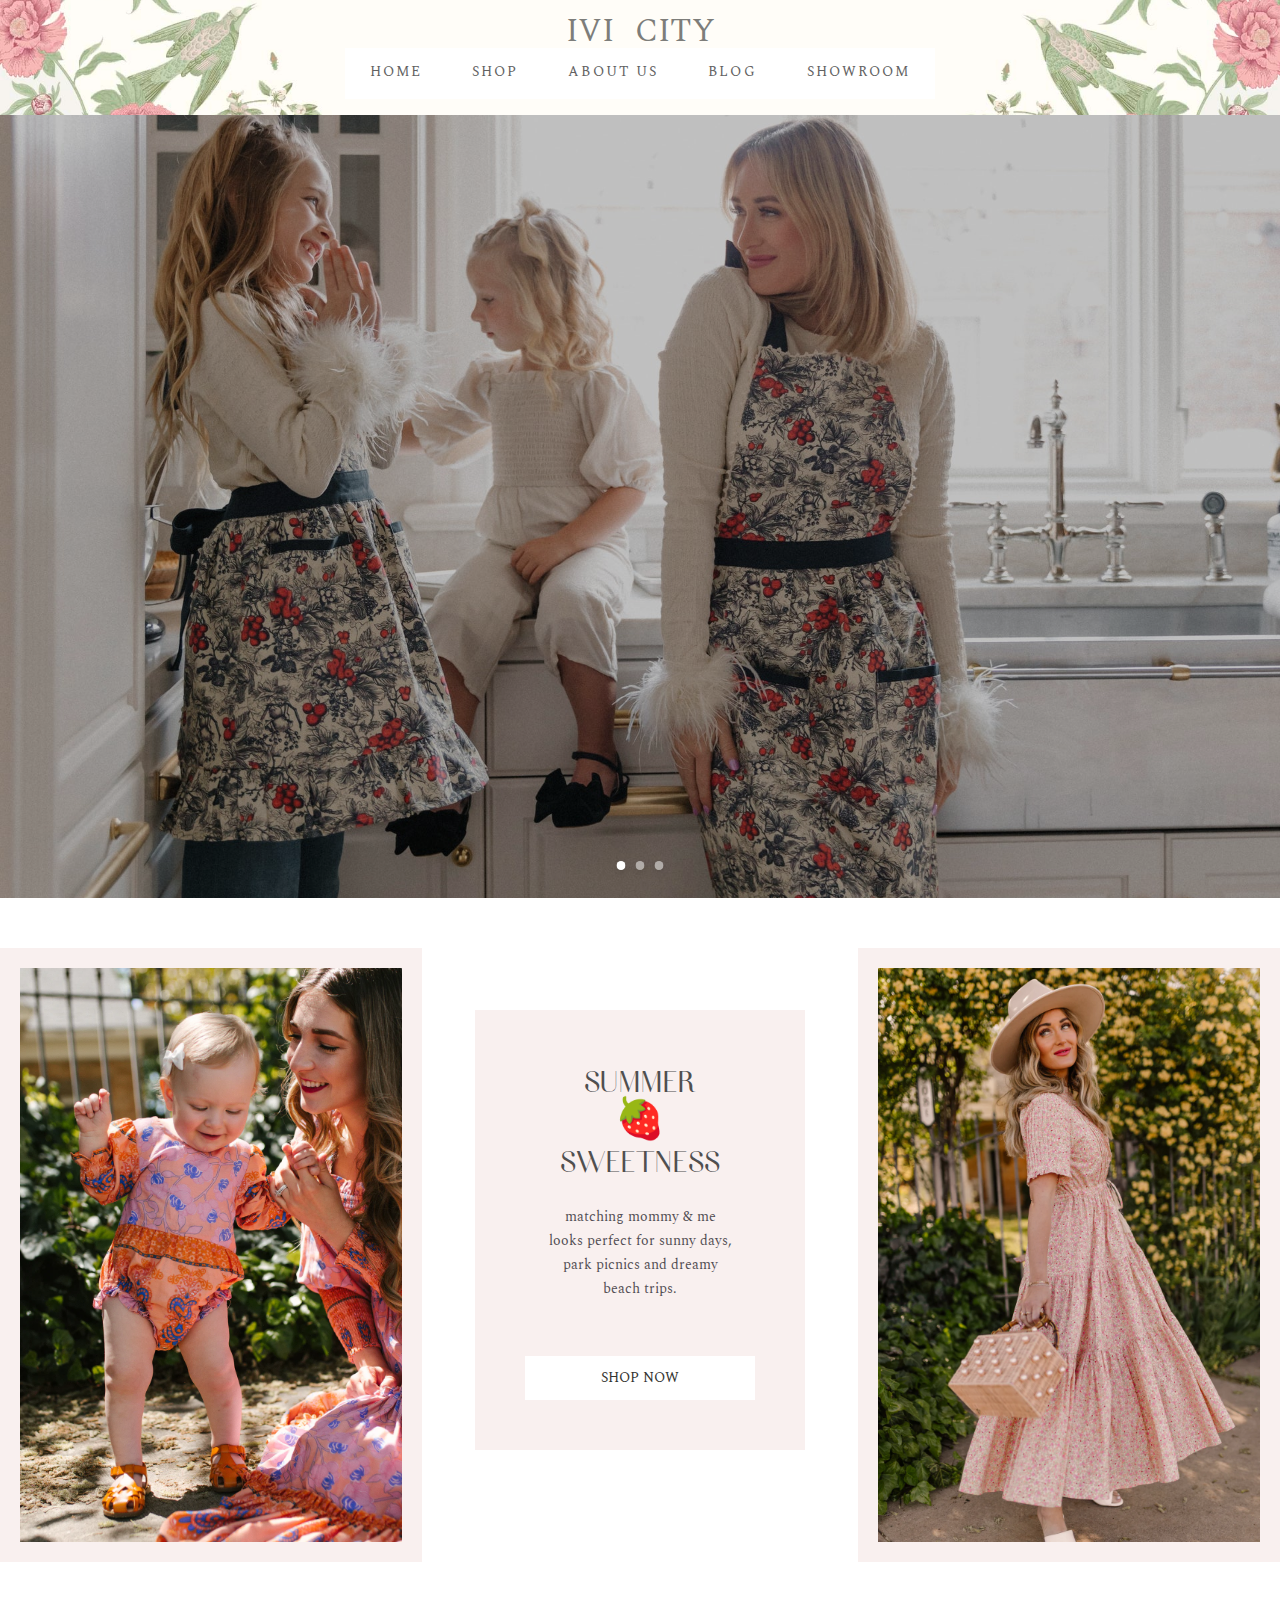
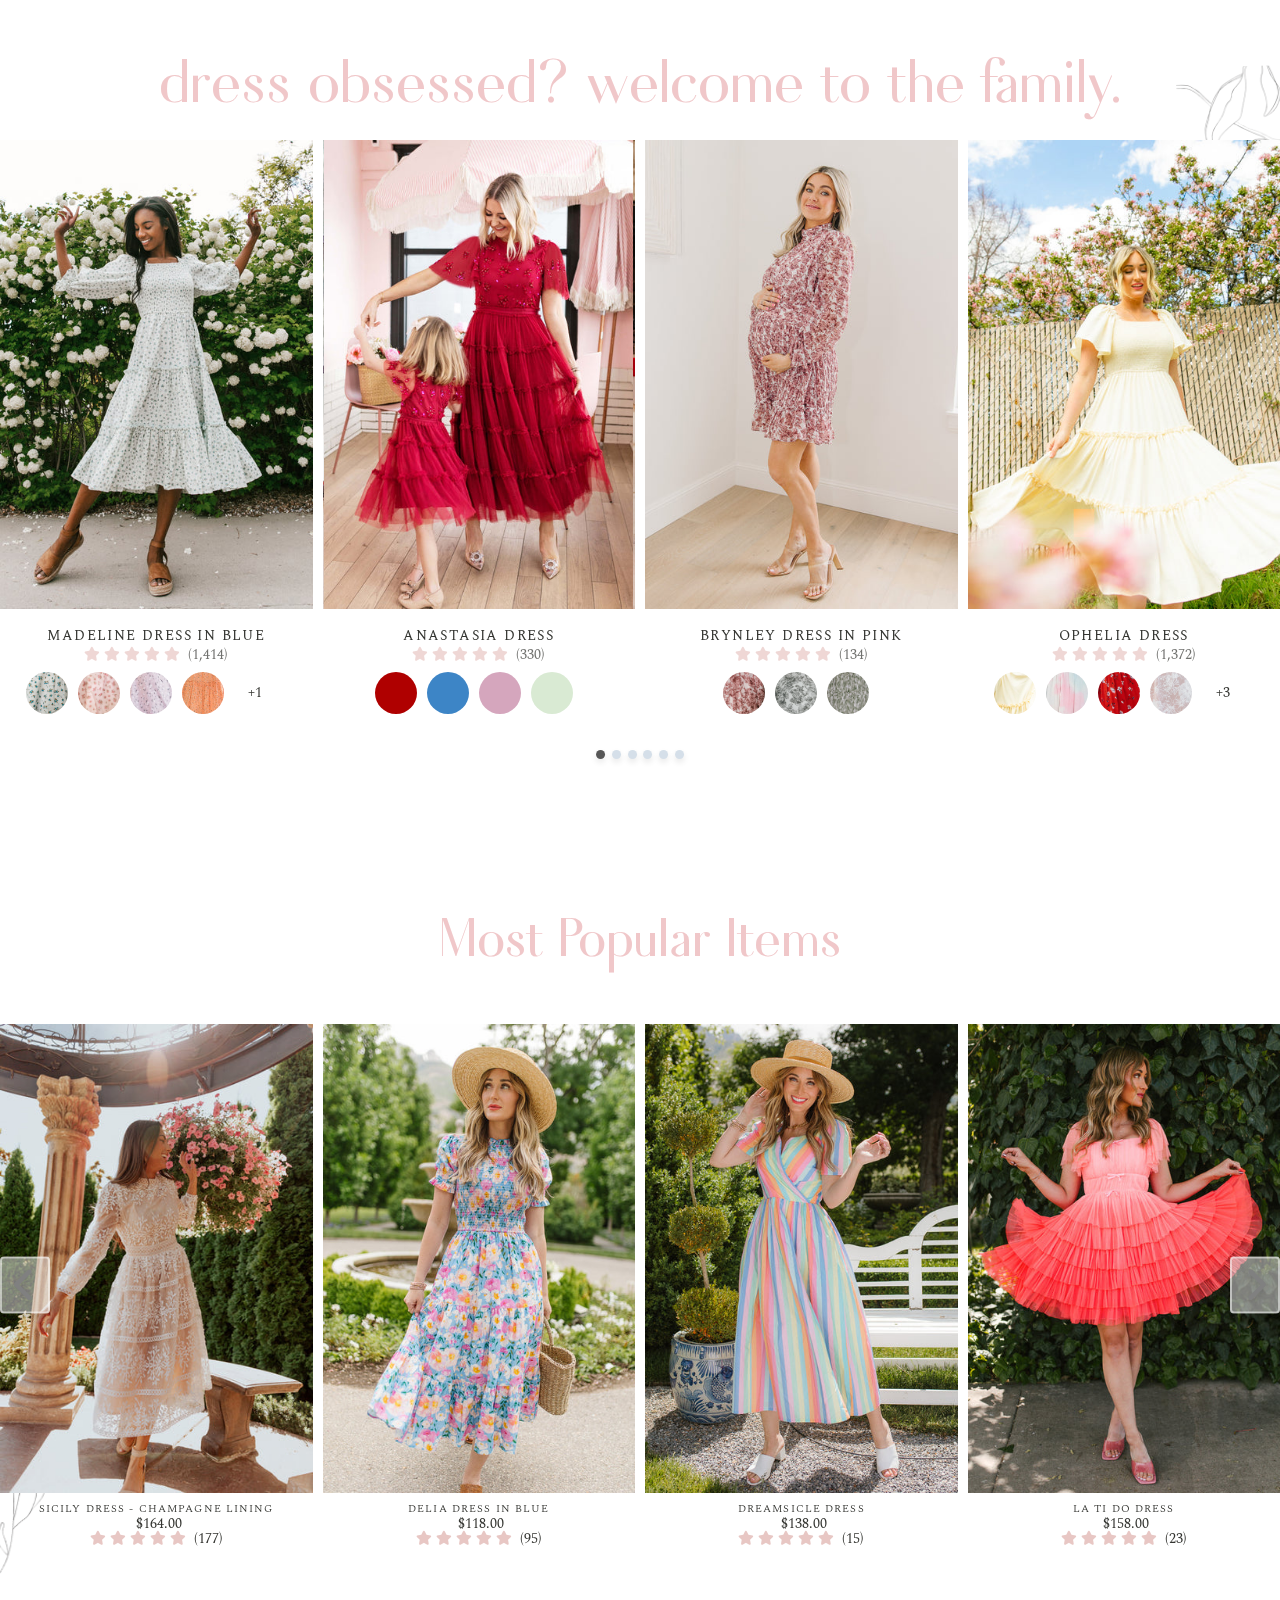
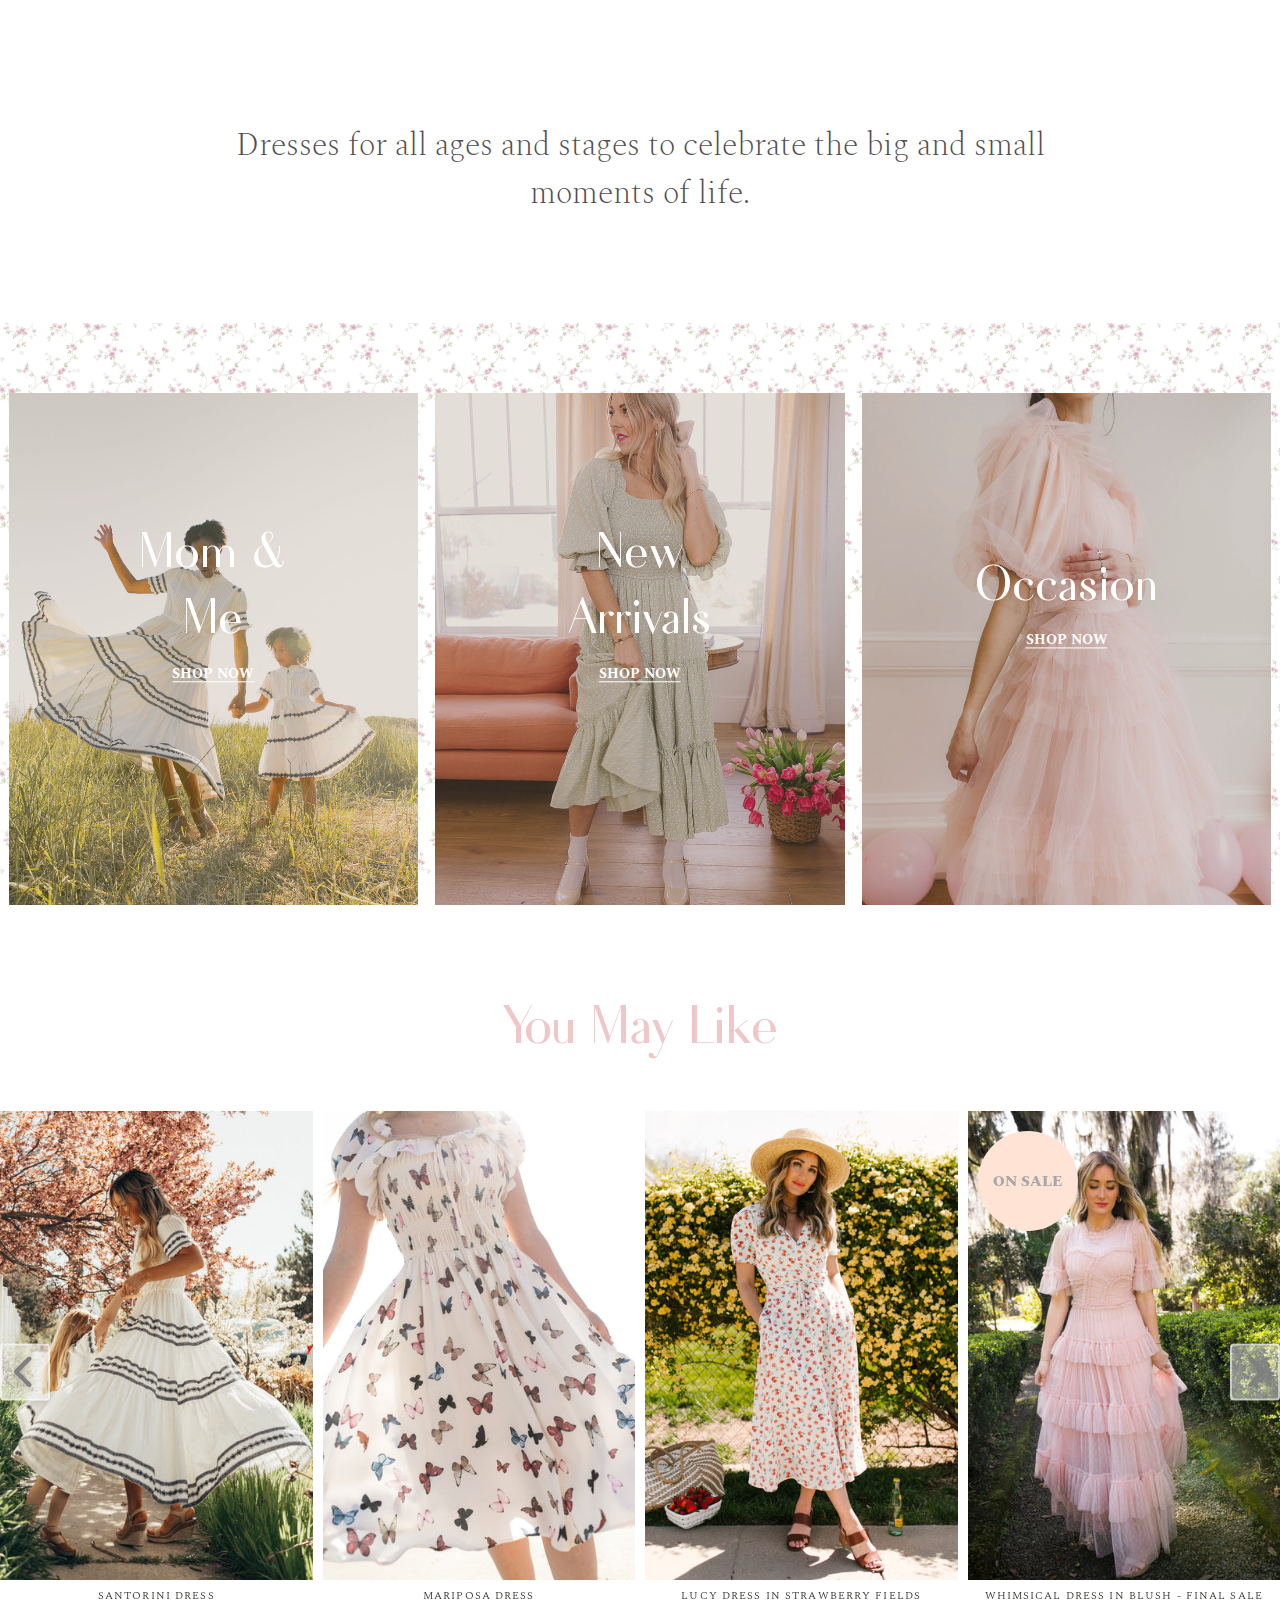
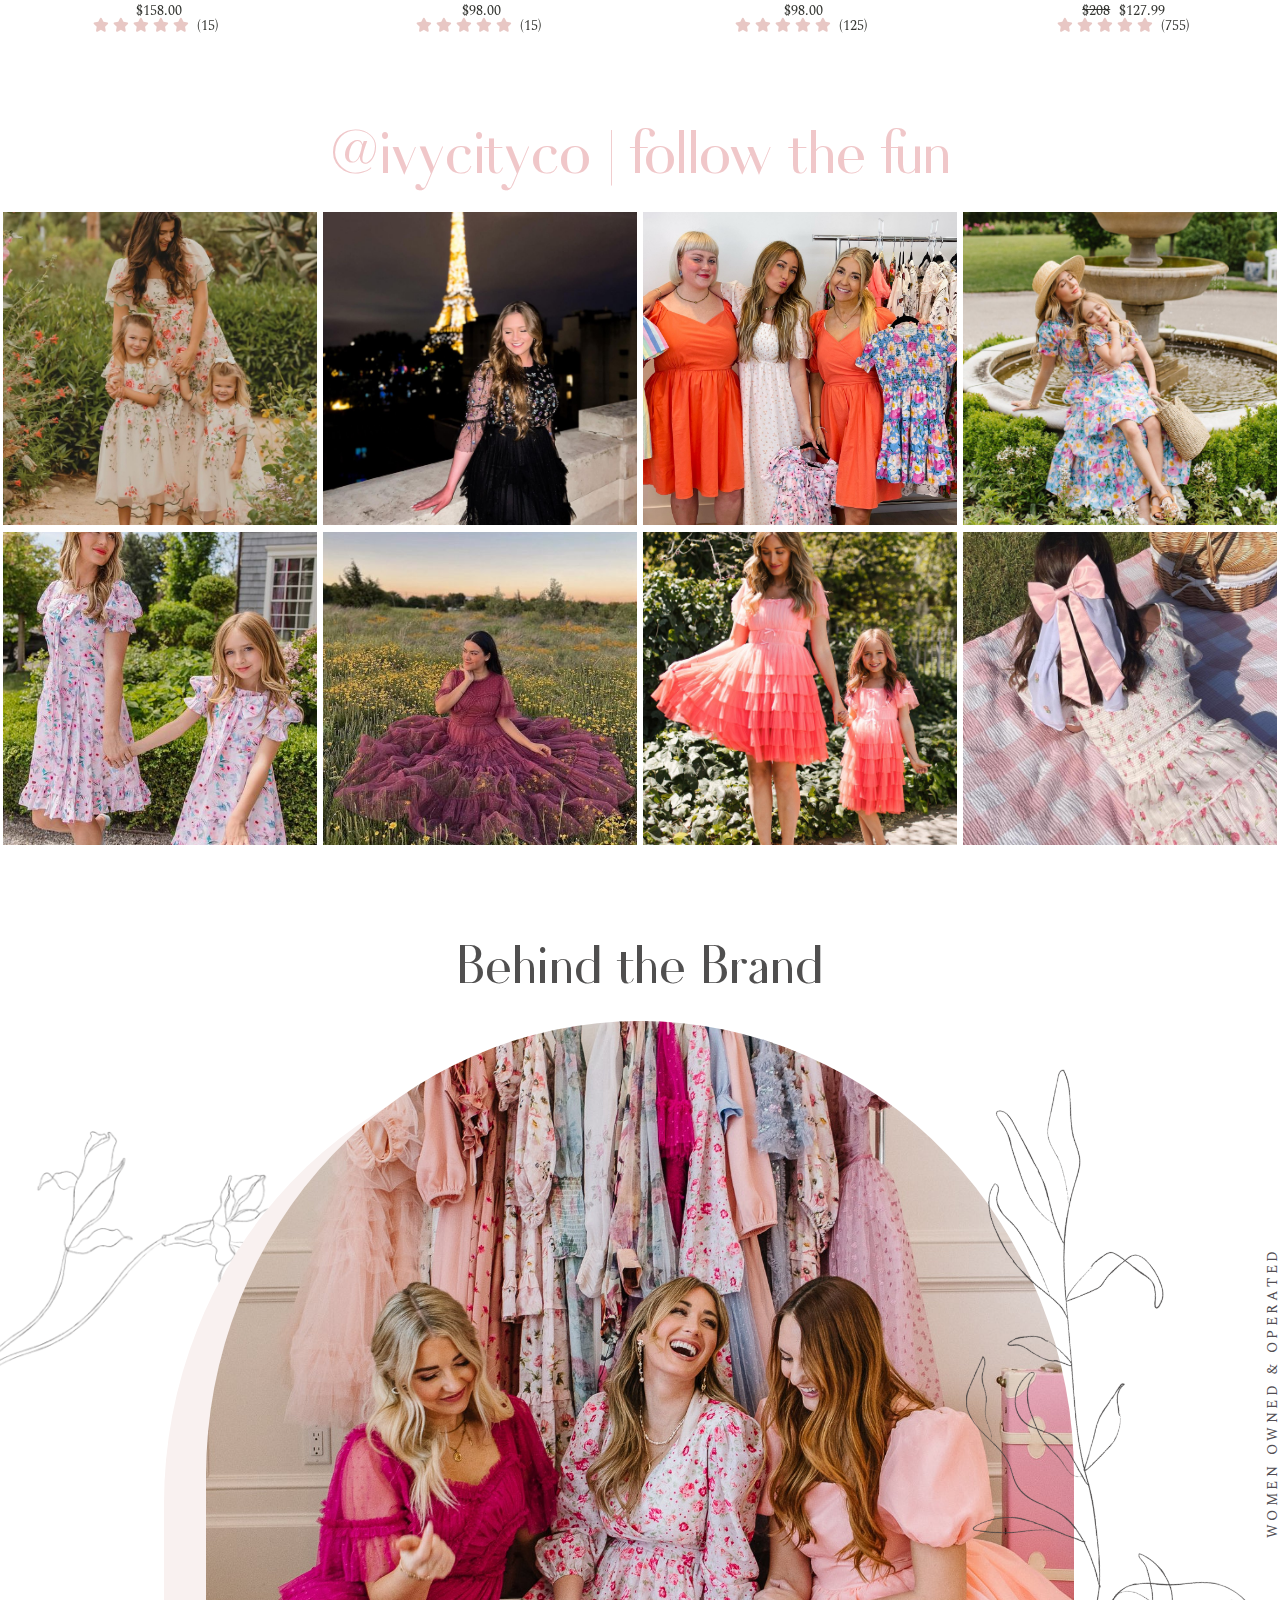
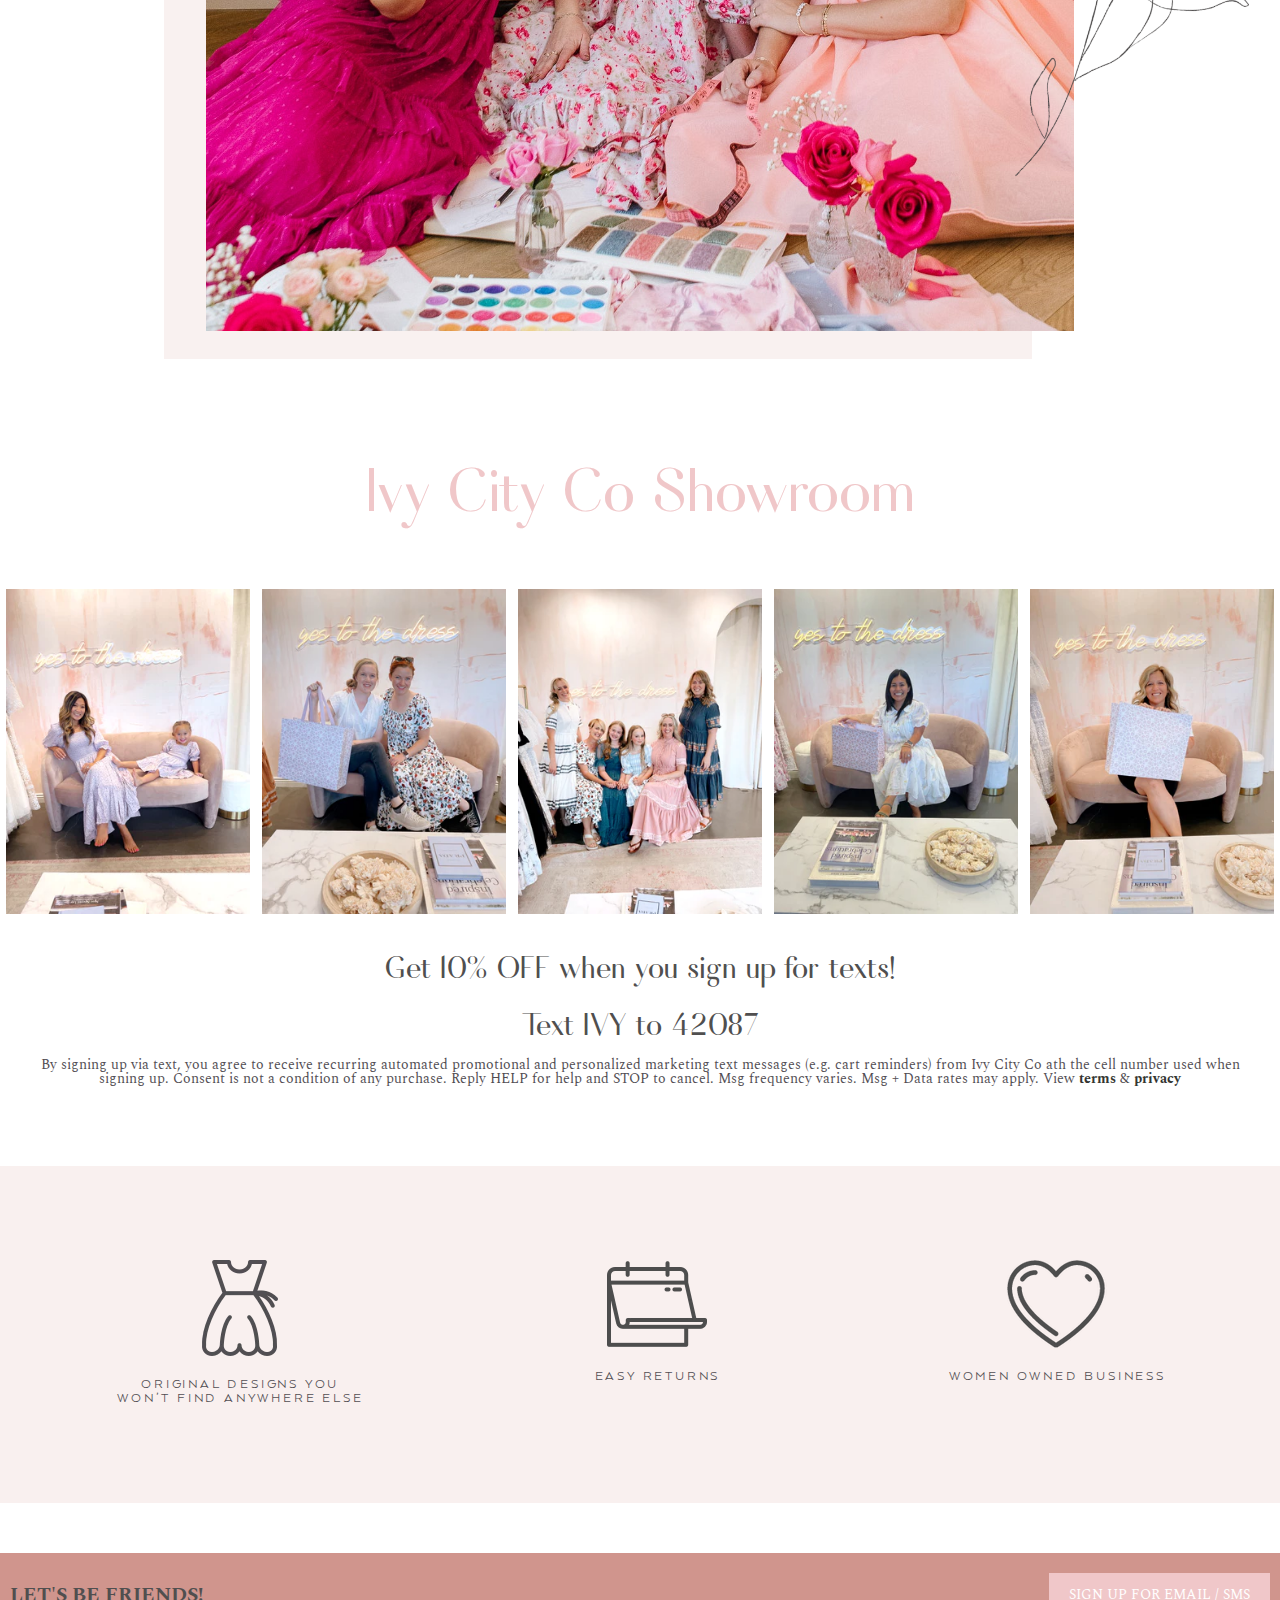
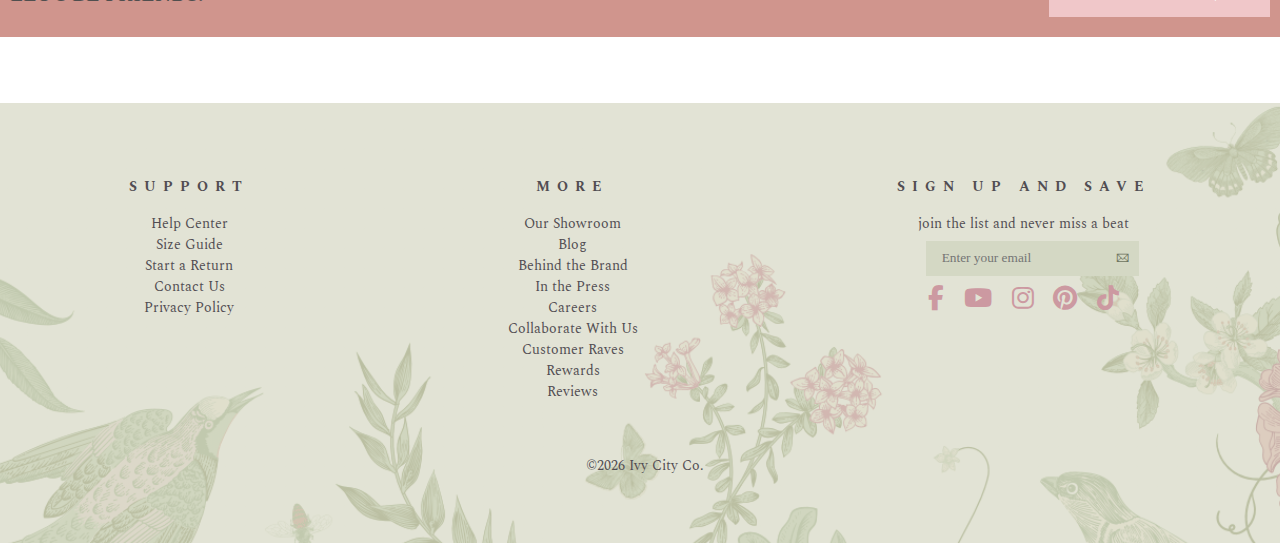
<file: index.html>
<!DOCTYPE html>
<html lang="en">

<head>
    <meta charset="UTF-8">
    <meta http-equiv="X-UA-Compatible" content="IE=edge">
    <meta name="viewport" content="width=device-width, initial-scale=1.0">
    <link rel="stylesheet" href="style.css">
    <link rel="stylesheet" href="https://cdnjs.cloudflare.com/ajax/libs/font-awesome/6.4.0/css/all.min.css">
    <link rel="stylesheet" href="libs/glidejs/glide.core.min.css">
    <link rel="stylesheet" href="libs/glidejs/glide.theme.min.css">
    <link rel="shortcut icon" href="img/favicon-28_61293ab7-d6dd-4270-b374-10f68f81190b_32x32.png">
    <title>SiteWeb-4</title>
</head>

<body>
    <div class="wrapper">

        <header id="site-header">
            <div class="container">
                <div class="header-body">
                    <div class="header__brand">
                        <div class="header__burger">
                            <span></span>
                        </div>
                        <a href="index.html" class="header__logo">
                            <div class="main__logo">
                                Ivi City
                            </div>
                            <div class="inner_logo">
                                co.
                            </div>
                        </a>
                        <div class="header__search"></div>
                    </div>
                    <div class="header__menu">
                        <nav class="menu__nav">
                            <ul class="menu__list">
                                <li class="close__menu__body">
                                    <div class="close__menu__button">
                                        <span></span>
                                    </div>
                                </li>
                                <li>
                                    <a href="index.html" class="menu__link">Home</a>
                                </li>
                                <li>
                                    <a href="shop.html" class="menu__link">Shop</a>
                                </li>
                                <li>
                                    <a href="about-us.html" class="menu__link">About us</a>
                                </li>
                                <li>
                                    <a href="blog.html" class="menu__link">Blog</a>
                                </li>
                                <li>
                                    <a href="showrooms.html" class="menu__link">Showroom</a>
                                </li>
                            </ul>
                        </nav>
                    </div>
                </div>
            </div>
        </header>

        <main class="main-content">
            <section id="homepage-slider">
                <div class="glide glide-homepage-slider">
                    <div class="glide__track" data-glide-el="track">
                        <ul class="glide__slides">
                            <li class="glide__slide">
                                <div class="homepage-slider-item">
                                    <div class="homepage-slider-item-img">
                                        <img src="img/Aprons-creamfloral-December23-33.jpg" alt="">
                                    </div>
                                    <div class="homepage-slider-item-text-content">
                                        <div class="homepage-slider-item-top-subtitle">'TIS THE SEASON</div>
                                        <div class="homepage-slider-item-title">the holiday shop <br> is here</div>
                                        <div class="homepage-slider-item-link">shop new</div>
                                    </div>
                                </div>
                            </li>
                            <li class="glide__slide">
                                <div class="homepage-slider-item">
                                    <div class="homepage-slider-item-img">
                                        <img src="img/GracieHollyPrint-AframeHaus-H23-22_43ced019-89e1-48fe-a7b9-c0143d5aa593.jpg"
                                            alt="">
                                    </div>
                                    <div class="homepage-slider-item-text-content">
                                        <div class="homepage-slider-item-top-subtitle">a merry match</div>
                                        <div class="homepage-slider-item-title">the holiday shop</div>
                                        <div class="homepage-slider-item-link">Shop Mom + ME</div>
                                    </div>
                                </div>
                            </li>
                            <li class="glide__slide">
                                <div class="homepage-slider-item">
                                    <div class="homepage-slider-item-img">
                                        <img src="img/sicily-champagne-web-23.jpg" alt="">
                                    </div>
                                    <div class="homepage-slider-item-text-content">
                                        <div class="homepage-slider-item-top-subtitle">from casual to castle-bound</div>
                                        <div class="homepage-slider-item-title">fun for everyone</div>
                                        <div class="homepage-slider-item-link">shop now</div>
                                    </div>
                                </div>
                            </li>
                        </ul>
                    </div>
                    <div class="glide__bullets" data-glide-el="controls[nav]">
                        <button class="glide__bullet" data-glide-dir="=0"></button>
                        <button class="glide__bullet" data-glide-dir="=1"></button>
                        <button class="glide__bullet" data-glide-dir="=2"></button>
                    </div>
                </div>
            </section>

            <section id="section-featured-product">
                <div class="container">
                    <div class="section-featured-body">
                        <div class="featured-image-wrap featured-image-wrap-second">
                            <img src="img/featured_1.webp" alt="">
                        </div>
                        <div class="featured-content-wrap">
                            <div class="product-title">
                                <h3>
                                    Summer
                                    <br>
                                    🍓
                                    <br>
                                    Sweetness
                                </h3>
                            </div>
                            <div class="product-subtitle">
                                <p>
                                    matching mommy & me
                                </p>
                                <p>
                                    looks perfect for sunny days,
                                </p>
                                <p>
                                    park picnics and dreamy
                                </p>
                                <p>
                                    beach trips.
                                </p>
                            </div>
                            <div class="product__form">
                                <a href="#">
                                    Shop Now
                                </a>
                            </div>
                        </div>
                        <div class="featured-image-wrap">
                            <img src="img/featured_2.webp" alt="">
                        </div>
                    </div>
                </div>
            </section>

            <section id="section-featured-products-slider">
                <div class="container">
                    <div class="section__header">
                        <h2>dress obsessed? welcome to the family.</h2>
                    </div>
                    <div class="glide glide-featured-products">
                        <div class="glide__track" data-glide-el="track">
                            <ul class="glide__slides">
                                <li class="glide__slide">
                                    <div class="card_product">
                                        <div class="card_media">
                                            <a href="#">
                                                <img class="second_img"
                                                    src="img/products/WEB-Ivy-FlowerField-3_400x.jpg" alt="">
                                                <img class="main_img"
                                                    src="img/products/WEB-Ivy-FlowerField-101_400x.jpg" alt="">
                                            </a>
                                        </div>
                                        <div class="card_details">
                                            <h6 class="card_title">
                                                <a href="#">
                                                    Madeline Dress in Blue
                                                </a>
                                            </h6>
                                            <div class="card_star_rating">
                                                <a href="#">
                                                    <i class="fa-solid fa-star"></i>
                                                    <i class="fa-solid fa-star"></i>
                                                    <i class="fa-solid fa-star"></i>
                                                    <i class="fa-solid fa-star"></i>
                                                    <i class="fa-solid fa-star"></i>
                                                    <span>&nbsp;(1,414)</span>
                                                </a>
                                            </div>
                                            <div class="card_color-swatch">
                                                <a href="#" class="color-swatch-item"><img
                                                        src="img/products/madeline.webp" alt=""></a>
                                                <a href="#" class="color-swatch-item"><img
                                                        src="img/products/madeline-pink.webp" alt=""></a>
                                                <a href="#" class="color-swatch-item"><img
                                                        src="img/products/madeline-purple.webp" alt=""></a>
                                                <a href="#" class="color-swatch-item"><img
                                                        src="img/products/madeline-sorbet.webp" alt=""></a>
                                                <a href="#" class="color-swatch-item">+1</a>
                                            </div>
                                        </div>
                                    </div>
                                </li>
                                <li class="glide__slide">
                                    <div class="card_product">
                                        <div class="card_media">
                                            <a href="#">
                                                <img class="second_img"
                                                    src="img/products/WEB-Holiday-ch2-ANASTASIARED-4783_400x.jpg"
                                                    alt="">
                                                <img class="main_img" src="img/products/Anastasia_400x.jpg" alt="">
                                            </a>
                                        </div>
                                        <div class="card_details">
                                            <h6 class="card_title">
                                                <a href="#">
                                                    Anastasia Dress
                                                </a>
                                            </h6>
                                            <div class="card_star_rating">
                                                <a href="#">
                                                    <i class="fa-solid fa-star"></i>
                                                    <i class="fa-solid fa-star"></i>
                                                    <i class="fa-solid fa-star"></i>
                                                    <i class="fa-solid fa-star"></i>
                                                    <i class="fa-solid fa-star"></i>
                                                    <span>&nbsp;(330)</span>
                                                </a>
                                            </div>
                                            <div class="card_color-swatch">
                                                <a href="#" class="color-swatch-item"
                                                    style="background-color: #af0000;"></a>
                                                <a href="#" class="color-swatch-item"
                                                    style="background-color: #3d85c6;"></a>
                                                <a href="#" class="color-swatch-item"
                                                    style="background-color: #d5a6bd;"></a>
                                                <a href="#" class="color-swatch-item"
                                                    style="background-color: #d9ead3;"></a>
                                            </div>
                                        </div>
                                    </div>
                                </li>
                                <li class="glide__slide">
                                    <div class="card_product">
                                        <div class="card_media">
                                            <a href="#">
                                                <img class="second_img"
                                                    src="img/products/BrynleyPink-MothersDay-SS23-02_400x.jpg" alt="">
                                                <img class="main_img"
                                                    src="img/products/BrynleyPink-MothersDay-SS23-09_400x.jpg" alt="">
                                            </a>
                                        </div>
                                        <div class="card_details">
                                            <h6 class="card_title">
                                                <a href="#">
                                                    Brynley Dress in Pink
                                                </a>
                                            </h6>
                                            <div class="card_star_rating">
                                                <a href="#">
                                                    <i class="fa-solid fa-star"></i>
                                                    <i class="fa-solid fa-star"></i>
                                                    <i class="fa-solid fa-star"></i>
                                                    <i class="fa-solid fa-star"></i>
                                                    <i class="fa-solid fa-star"></i>
                                                    <span>&nbsp;(134)</span>
                                                </a>
                                            </div>
                                            <div class="card_color-swatch">
                                                <a href="#" class="color-swatch-item"><img
                                                        src="img/products/Brynley-pink.webp" alt=""></a>
                                                <a href="#" class="color-swatch-item"><img
                                                        src="img/products/Brynley.webp" alt=""></a>
                                                <a href="#" class="color-swatch-item"><img
                                                        src="img/products/brynley-green.webp" alt=""></a>
                                            </div>
                                        </div>
                                    </div>
                                </li>
                                <li class="glide__slide">
                                    <div class="card_product">
                                        <div class="card_media">
                                            <a href="#">
                                                <img class="second_img"
                                                    src="img/products/ivycityco-springdresses-web5-15_400x.jpg" alt="">
                                                <img class="main_img" src="img/products/APRIL-SUGARHOUSE-19_400x.jpg"
                                                    alt="">
                                            </a>
                                        </div>
                                        <div class="card_details">
                                            <h6 class="card_title">
                                                <a href="#">
                                                    Ophelia Dress
                                                </a>
                                            </h6>
                                            <div class="card_star_rating">
                                                <a href="#">
                                                    <i class="fa-solid fa-star"></i>
                                                    <i class="fa-solid fa-star"></i>
                                                    <i class="fa-solid fa-star"></i>
                                                    <i class="fa-solid fa-star"></i>
                                                    <i class="fa-solid fa-star"></i>
                                                    <span>&nbsp;(1,372)</span>
                                                </a>
                                            </div>
                                            <div class="card_color-swatch">
                                                <a href="#" class="color-swatch-item"><img
                                                        src="img/products/ophelia.webp" alt=""></a>
                                                <a href="#" class="color-swatch-item"><img
                                                        src="img/products/cottoncandy.webp" alt=""></a>
                                                <a href="#" class="color-swatch-item"><img src="img/products/Indie.webp"
                                                        alt=""></a>
                                                <a href="#" class="color-swatch-item"><img
                                                        src="img/products/maisie.webp" alt=""></a>
                                                <a href="#" class="color-swatch-item">+3</a>
                                            </div>
                                        </div>
                                    </div>
                                </li>
                                <li class="glide__slide">
                                    <div class="card_product">
                                        <div class="card_media">
                                            <a href="#">
                                                <img class="second_img"
                                                    src="img/products/WHIMSICAL-BLUE-momandme-4974_400x.jpg" alt="">
                                                <img class="main_img"
                                                    src="img/products/WHIMSICAL-BLUE-momandme-5038_400x.jpg" alt="">
                                            </a>
                                        </div>
                                        <div class="card_details">
                                            <h6 class="card_title">
                                                <a href="#">
                                                    Short Whimsical Dress in Slate Blue - FINAL SALE
                                                </a>
                                            </h6>
                                            <div class="card_star_rating">
                                                <a href="#">
                                                    <i class="fa-solid fa-star"></i>
                                                    <i class="fa-solid fa-star"></i>
                                                    <i class="fa-solid fa-star"></i>
                                                    <i class="fa-solid fa-star"></i>
                                                    <i class="fa-solid fa-star"></i>
                                                    <span>&nbsp;(153)</span>
                                                </a>
                                            </div>
                                            <div class="card_color-swatch">
                                                <a href="#" class="color-swatch-item"><img
                                                        src="img/products/whimsical-slateblue.webp" alt=""></a>
                                                <a href="#" class="color-swatch-item"><img
                                                        src="img/products/whimsical-blush.webp" alt=""></a>
                                                <a href="#" class="color-swatch-item"><img
                                                        src="img/products/whimsical-white.webp" alt=""></a>
                                                <a href="#" class="color-swatch-item"><img
                                                        src="img/products/WHIMSICAL-DRESS-SAGE.webp" alt=""></a>
                                                <a href="#" class="color-swatch-item">+2</a>
                                            </div>
                                        </div>
                                    </div>
                                </li>
                                <li class="glide__slide">
                                    <div class="card_product">
                                        <div class="card_media">
                                            <a href="#">
                                                <img class="second_img" src="img/products/IvyClassics-142_400x.jpg"
                                                    alt="">
                                                <img class="main_img" src="img/products/IvyClassics-158_400x.jpg"
                                                    alt="">
                                            </a>
                                        </div>
                                        <div class="card_details">
                                            <h6 class="card_title">
                                                <a href="#">
                                                    Madeline Dress In Pink
                                                </a>
                                            </h6>
                                            <div class="card_star_rating">
                                                <a href="#">
                                                    <i class="fa-solid fa-star"></i>
                                                    <i class="fa-solid fa-star"></i>
                                                    <i class="fa-solid fa-star"></i>
                                                    <i class="fa-solid fa-star"></i>
                                                    <i class="fa-solid fa-star"></i>
                                                    <span>&nbsp;(1,414)</span>
                                                </a>
                                            </div>
                                            <div class="card_color-swatch">
                                                <a href="#" class="color-swatch-item"><img
                                                        src="img/products/madeline-pink.webp" alt=""></a>
                                                <a href="#" class="color-swatch-item"><img
                                                        src="img/products/madeline.webp" alt=""></a>
                                                <a href="#" class="color-swatch-item"><img
                                                        src="img/products/madeline-purple.webp" alt=""></a>
                                                <a href="#" class="color-swatch-item"><img
                                                        src="img/products/madeline-sorbet.webp" alt=""></a>
                                                <a href="#" class="color-swatch-item">+1</a>
                                            </div>
                                        </div>
                                    </div>
                                </li>
                            </ul>
                        </div>
                        <div class="glide__arrows" data-glide-el="controls">
                            <button class="glide__arrow glide__arrow--left" data-glide-dir="<"><i
                                    class="fa-solid fa-chevron-left"></i></button>
                            <button class="glide__arrow glide__arrow--right" data-glide-dir=">"><i
                                    class="fa-solid fa-chevron-right"></i></button>
                        </div>
                        <div class="glide__bullets" data-glide-el="controls[nav]">
                            <button class="glide__bullet" data-glide-dir="=0"></button>
                            <button class="glide__bullet" data-glide-dir="=1"></button>
                            <button class="glide__bullet" data-glide-dir="=2"></button>
                            <button class="glide__bullet" data-glide-dir="=3"></button>
                            <button class="glide__bullet" data-glide-dir="=4"></button>
                            <button class="glide__bullet" data-glide-dir="=5"></button>
                        </div>
                    </div>
                </div>
            </section>

            <section id="most-popular">
                <div class="container">
                    <h3 class="ls-box-title">Most Popular Items</h3>
                    <div class="glide glide-most-popular">
                        <div class="glide__track" data-glide-el="track">
                            <ul class="glide__slides">
                                <li class="glide__slide">
                                    <div class="limespot-recommendation-box-item">
                                        <a href="#">
                                            <div class="ls-image-wrap">
                                                <img src="img/products/sicily-champagne-web-23_360x.jpg" alt=""
                                                    class="limespot-second_img">
                                                <img src="img/products/sicily-champagne-web-36_e8bbc430-55b8-4069-ae0e-2abe971d7d6f_360x.jpg"
                                                    alt="" class="limespot-main_img">
                                            </div>
                                            <div class="ls-info-wrap">
                                                <div class="ls-title">
                                                    Sicily Dress - Champagne Lining
                                                </div>
                                                <div class="ls-price-wrap">
                                                    <span class="ls-original-price"></span>
                                                    <span class="ls-price">$164.00</span>
                                                </div>
                                                <div class="ls-review-wrap">
                                                    <i class="fa-solid fa-star"></i>
                                                    <i class="fa-solid fa-star"></i>
                                                    <i class="fa-solid fa-star"></i>
                                                    <i class="fa-solid fa-star"></i>
                                                    <i class="fa-solid fa-star"></i>
                                                    <span class="loox-rating-label">&nbsp;(177)</span>
                                                </div>
                                            </div>
                                            <div class="ls-sale-sign-wrap" style="display: none;">
                                                <span>ON SALE</span>
                                            </div>
                                        </a>
                                        <div class="button-overlay">
                                            <span>ADD TO CART</span>
                                        </div>
                                    </div>
                                </li>
                                <li class="glide__slide">
                                    <div class="limespot-recommendation-box-item">
                                        <a href="#">
                                            <div class="ls-image-wrap">
                                                <img src="img/products/DSC01754_400x.jpg" alt=""
                                                    class="limespot-second_img">
                                                <img src="img/products/DeliaBlue-Holladay-S23-10_400x.jpg" alt=""
                                                    class="limespot-main_img">
                                            </div>
                                            <div class="ls-info-wrap">
                                                <div class="ls-title">
                                                    Delia Dress in Blue
                                                </div>
                                                <div class="ls-price-wrap">
                                                    <span class="ls-original-price"></span>
                                                    <span class="ls-price">$118.00</span>
                                                </div>
                                                <div class="ls-review-wrap">
                                                    <i class="fa-solid fa-star"></i>
                                                    <i class="fa-solid fa-star"></i>
                                                    <i class="fa-solid fa-star"></i>
                                                    <i class="fa-solid fa-star"></i>
                                                    <i class="fa-solid fa-star"></i>
                                                    <span class="loox-rating-label">&nbsp;(95)</span>
                                                </div>
                                            </div>
                                            <div class="ls-sale-sign-wrap" style="display: none;">
                                                <span>ON SALE</span>
                                            </div>
                                        </a>
                                        <div class="button-overlay">
                                            <span>ADD TO CART</span>
                                        </div>
                                    </div>
                                </li>
                                <li class="glide__slide">
                                    <div class="limespot-recommendation-box-item">
                                        <a href="#">
                                            <div class="ls-image-wrap">
                                                <img src="img/products/DSC01513_400x.jpg" alt=""
                                                    class="limespot-second_img">
                                                <img src="img/products/Dreamsicle-Holladay-S23-10_5c812929-1138-4e5e-a057-eda123d23712_400x.jpg"
                                                    alt="" class="limespot-main_img">
                                            </div>
                                            <div class="ls-info-wrap">
                                                <div class="ls-title">
                                                    Dreamsicle Dress
                                                </div>
                                                <div class="ls-price-wrap">
                                                    <span class="ls-original-price"></span>
                                                    <span class="ls-price">$138.00</span>
                                                </div>
                                                <div class="ls-review-wrap">
                                                    <i class="fa-solid fa-star"></i>
                                                    <i class="fa-solid fa-star"></i>
                                                    <i class="fa-solid fa-star"></i>
                                                    <i class="fa-solid fa-star"></i>
                                                    <i class="fa-solid fa-star"></i>
                                                    <span class="loox-rating-label">&nbsp;(15)</span>
                                                </div>
                                            </div>
                                            <div class="ls-sale-sign-wrap" style="display: none;">
                                                <span>ON SALE</span>
                                            </div>
                                        </a>
                                        <div class="button-overlay">
                                            <span>ADD TO CART</span>
                                        </div>
                                    </div>
                                </li>
                                <li class="glide__slide">
                                    <div class="limespot-recommendation-box-item">
                                        <a href="#">
                                            <div class="ls-image-wrap">
                                                <img src="img/products/DSC01287_400x.jpg" alt=""
                                                    class="limespot-second_img">
                                                <img src="img/products/LaTiDo-StGeorge-S23-16_400x.jpg" alt=""
                                                    class="limespot-main_img">
                                            </div>
                                            <div class="ls-info-wrap">
                                                <div class="ls-title">
                                                    La Ti Do Dress
                                                </div>
                                                <div class="ls-price-wrap">
                                                    <span class="ls-original-price"></span>
                                                    <span class="ls-price">$158.00</span>
                                                </div>
                                                <div class="ls-review-wrap">
                                                    <i class="fa-solid fa-star"></i>
                                                    <i class="fa-solid fa-star"></i>
                                                    <i class="fa-solid fa-star"></i>
                                                    <i class="fa-solid fa-star"></i>
                                                    <i class="fa-solid fa-star"></i>
                                                    <span class="loox-rating-label">&nbsp;(23)</span>
                                                </div>
                                            </div>
                                            <div class="ls-sale-sign-wrap" style="display: none;">
                                                <span>ON SALE</span>
                                            </div>
                                        </a>
                                        <div class="button-overlay">
                                            <span>ADD TO CART</span>
                                        </div>
                                    </div>
                                </li>
                                <li class="glide__slide">
                                    <div class="limespot-recommendation-box-item">
                                        <a href="#">
                                            <div class="ls-image-wrap">
                                                <img src="img/products/Jane-SS23--1_400x.jpg" alt=""
                                                    class="limespot-second_img">
                                                <img src="img/products/Jane-SS23--3_400x.jpg" alt=""
                                                    class="limespot-main_img">
                                            </div>
                                            <div class="ls-info-wrap">
                                                <div class="ls-title">
                                                    Anna Dress in Spring Floral
                                                </div>
                                                <div class="ls-price-wrap">
                                                    <span class="ls-original-price"></span>
                                                    <span class="ls-price">$108.00</span>
                                                </div>
                                                <div class="ls-review-wrap">
                                                    <i class="fa-solid fa-star"></i>
                                                    <i class="fa-solid fa-star"></i>
                                                    <i class="fa-solid fa-star"></i>
                                                    <i class="fa-solid fa-star"></i>
                                                    <i class="fa-solid fa-star"></i>
                                                    <span class="loox-rating-label">&nbsp;(15)</span>
                                                </div>
                                            </div>
                                            <div class="ls-sale-sign-wrap" style="display: none;">
                                                <span>ON SALE</span>
                                            </div>
                                        </a>
                                        <div class="button-overlay">
                                            <span>ADD TO CART</span>
                                        </div>
                                    </div>
                                </li>
                                <li class="glide__slide">
                                    <div class="limespot-recommendation-box-item">
                                        <a href="#">
                                            <div class="ls-image-wrap">
                                                <img src="img/products/Daydreamer-Studio-S23-09_400x.jpg" alt=""
                                                    class="limespot-second_img">
                                                <img src="img/products/Daydreamer-StGeorge-S23-30_400x.jpg" alt=""
                                                    class="limespot-main_img">
                                            </div>
                                            <div class="ls-info-wrap">
                                                <div class="ls-title">
                                                    Daydreamer Dress
                                                </div>
                                                <div class="ls-price-wrap">
                                                    <span class="ls-original-price"></span>
                                                    <span class="ls-price">$108.00</span>
                                                </div>
                                                <div class="ls-review-wrap">
                                                    <i class="fa-solid fa-star"></i>
                                                    <i class="fa-solid fa-star"></i>
                                                    <i class="fa-solid fa-star"></i>
                                                    <i class="fa-solid fa-star"></i>
                                                    <i class="fa-solid fa-star"></i>
                                                    <span class="loox-rating-label">&nbsp;(15)</span>
                                                </div>
                                            </div>
                                            <div class="ls-sale-sign-wrap" style="display: none;">
                                                <span>ON SALE</span>
                                            </div>
                                        </a>
                                        <div class="button-overlay">
                                            <span>ADD TO CART</span>
                                        </div>
                                    </div>
                                </li>
                                <li class="glide__slide">
                                    <div class="limespot-recommendation-box-item">
                                        <a href="#">
                                            <div class="ls-image-wrap">
                                                <img src="img/products/SantoriniDress-WebWhite-13_400x.jpg" alt=""
                                                    class="limespot-second_img">
                                                <img src="img/products/santorini-3_400x.jpg" alt=""
                                                    class="limespot-main_img">
                                            </div>
                                            <div class="ls-info-wrap">
                                                <div class="ls-title">
                                                    Santorini Dress
                                                </div>
                                                <div class="ls-price-wrap">
                                                    <span class="ls-original-price"></span>
                                                    <span class="ls-price">$158.00</span>
                                                </div>
                                                <div class="ls-review-wrap">
                                                    <i class="fa-solid fa-star"></i>
                                                    <i class="fa-solid fa-star"></i>
                                                    <i class="fa-solid fa-star"></i>
                                                    <i class="fa-solid fa-star"></i>
                                                    <i class="fa-solid fa-star"></i>
                                                    <span class="loox-rating-label">&nbsp;(15)</span>
                                                </div>
                                            </div>
                                            <div class="ls-sale-sign-wrap" style="display: none;">
                                                <span>ON SALE</span>
                                            </div>
                                        </a>
                                        <div class="button-overlay">
                                            <span>ADD TO CART</span>
                                        </div>
                                    </div>
                                </li>
                                <li class="glide__slide">
                                    <div class="limespot-recommendation-box-item">
                                        <a href="#">
                                            <div class="ls-image-wrap">
                                                <img src="img/products/DSC01160-2_400x.jpg" alt=""
                                                    class="limespot-second_img">
                                                <img src="img/products/WEB-mariposa-6593_400x.jpg" alt=""
                                                    class="limespot-main_img">
                                            </div>
                                            <div class="ls-info-wrap">
                                                <div class="ls-title">
                                                    Mariposa Dress
                                                </div>
                                                <div class="ls-price-wrap">
                                                    <span class="ls-original-price"></span>
                                                    <span class="ls-price">$98.00</span>
                                                </div>
                                                <div class="ls-review-wrap">
                                                    <i class="fa-solid fa-star"></i>
                                                    <i class="fa-solid fa-star"></i>
                                                    <i class="fa-solid fa-star"></i>
                                                    <i class="fa-solid fa-star"></i>
                                                    <i class="fa-solid fa-star"></i>
                                                    <span class="loox-rating-label">&nbsp;(15)</span>
                                                </div>
                                            </div>
                                            <div class="ls-sale-sign-wrap" style="display: none;">
                                                <span>ON SALE</span>
                                            </div>
                                        </a>
                                        <div class="button-overlay">
                                            <span>ADD TO CART</span>
                                        </div>
                                    </div>
                                </li>
                                <li class="glide__slide">
                                    <div class="limespot-recommendation-box-item">
                                        <a href="#">
                                            <div class="ls-image-wrap">
                                                <img src="img/products/LucyStrawberryFields-Studio-SS23-05_400x.jpg"
                                                    alt="" class="limespot-second_img">
                                                <img src="img/products/LucyStrawberryFeilds-StGeorge-SS23-09_400x.jpg"
                                                    alt="" class="limespot-main_img">
                                            </div>
                                            <div class="ls-info-wrap">
                                                <div class="ls-title">
                                                    Lucy Dress in Strawberry Fields
                                                </div>
                                                <div class="ls-price-wrap">
                                                    <span class="ls-original-price"></span>
                                                    <span class="ls-price">$98.00</span>
                                                </div>
                                                <div class="ls-review-wrap">
                                                    <i class="fa-solid fa-star"></i>
                                                    <i class="fa-solid fa-star"></i>
                                                    <i class="fa-solid fa-star"></i>
                                                    <i class="fa-solid fa-star"></i>
                                                    <i class="fa-solid fa-star"></i>
                                                    <span class="loox-rating-label">&nbsp;(125)</span>
                                                </div>
                                            </div>
                                            <div class="ls-sale-sign-wrap" style="display: none;">
                                                <span>ON SALE</span>
                                            </div>
                                        </a>
                                        <div class="button-overlay">
                                            <span>ADD TO CART</span>
                                        </div>
                                    </div>
                                </li>
                                <li class="glide__slide">
                                    <div class="limespot-recommendation-box-item">
                                        <a href="#">
                                            <div class="ls-image-wrap">
                                                <img src="img/products/Whimsical-Blush-MomandMe-3994_400x.jpg" alt=""
                                                    class="limespot-second_img">
                                                <img src="img/products/Whimsical-Blush-MomandMe-3958_400x.jpg" alt=""
                                                    class="limespot-main_img">
                                            </div>
                                            <div class="ls-info-wrap">
                                                <div class="ls-title">
                                                    Whimsical Dress in Blush - FINAL SALE
                                                </div>
                                                <div class="ls-price-wrap">
                                                    <span class="ls-original-price">$208</span>
                                                    <span class="ls-price">$127.99</span>
                                                </div>
                                                <div class="ls-review-wrap">
                                                    <i class="fa-solid fa-star"></i>
                                                    <i class="fa-solid fa-star"></i>
                                                    <i class="fa-solid fa-star"></i>
                                                    <i class="fa-solid fa-star"></i>
                                                    <i class="fa-solid fa-star"></i>
                                                    <span class="loox-rating-label">&nbsp;(755)</span>
                                                </div>
                                            </div>
                                            <div class="ls-sale-sign-wrap" style="display: block;">
                                                <span>ON SALE</span>
                                            </div>
                                        </a>
                                        <div class="button-overlay">
                                            <span>ADD TO CART</span>
                                        </div>
                                    </div>
                                </li>
                                <li class="glide__slide">
                                    <div class="limespot-recommendation-box-item">
                                        <a href="#">
                                            <div class="ls-image-wrap">
                                                <img src="img/products/HollandDress-WebWhite-15_400x.jpg" alt=""
                                                    class="limespot-second_img">
                                                <img src="img/products/WEBSITE-SUMMER2020-holland-18_1600x-3_af204987-37b8-4c36-8e8f-8e03dd871d9a_400x.jpg"
                                                    alt="" class="limespot-main_img">
                                            </div>
                                            <div class="ls-info-wrap">
                                                <div class="ls-title">
                                                    Holland Dress - FINAL SALE
                                                </div>
                                                <div class="ls-price-wrap">
                                                    <span class="ls-original-price">$158.00</span>
                                                    <span class="ls-price">$117.00</span>
                                                </div>
                                                <div class="ls-review-wrap">
                                                    <i class="fa-solid fa-star"></i>
                                                    <i class="fa-solid fa-star"></i>
                                                    <i class="fa-solid fa-star"></i>
                                                    <i class="fa-solid fa-star"></i>
                                                    <i class="fa-solid fa-star"></i>
                                                    <span class="loox-rating-label">&nbsp;(911)</span>
                                                </div>
                                            </div>
                                            <div class="ls-sale-sign-wrap" style="display: block;">
                                                <span>ON SALE</span>
                                            </div>
                                        </a>
                                        <div class="button-overlay">
                                            <span>ADD TO CART</span>
                                        </div>
                                    </div>
                                </li>
                                <li class="glide__slide">
                                    <div class="limespot-recommendation-box-item">
                                        <a href="#">
                                            <div class="ls-image-wrap">
                                                <img src="img/products/sweetcarolinedress-web-4_400x.jpg" alt=""
                                                    class="limespot-second_img">
                                                <img src="img/products/sweetcarolinedress-web-26_400x.jpg" alt=""
                                                    class="limespot-main_img">
                                            </div>
                                            <div class="ls-info-wrap">
                                                <div class="ls-title">
                                                    Sweet Caroline Dress
                                                </div>
                                                <div class="ls-price-wrap">
                                                    <span class="ls-original-price"></span>
                                                    <span class="ls-price">$124.00</span>
                                                </div>
                                                <div class="ls-review-wrap">
                                                    <i class="fa-solid fa-star"></i>
                                                    <i class="fa-solid fa-star"></i>
                                                    <i class="fa-solid fa-star"></i>
                                                    <i class="fa-solid fa-star"></i>
                                                    <i class="fa-solid fa-star"></i>
                                                    <span class="loox-rating-label">&nbsp;(1,372)</span>
                                                </div>
                                            </div>
                                            <div class="ls-sale-sign-wrap" style="display: none;">
                                                <span>ON SALE</span>
                                            </div>
                                        </a>
                                        <div class="button-overlay">
                                            <span>ADD TO CART</span>
                                        </div>
                                    </div>
                                </li>
                            </ul>
                        </div>

                        <div class="glide__arrows" data-glide-el="controls">
                            <button class="glide__arrow glide__arrow--left" data-glide-dir="<"><i
                                    class="fa-solid fa-chevron-left"></i></button>
                            <button class="glide__arrow glide__arrow--right" data-glide-dir=">"><i
                                    class="fa-solid fa-chevron-right"></i></button>
                        </div>
                    </div>
                </div>
            </section>

            <section id="section-text-block">
                <div class="container">
                    <p class="text-block-content">Dresses for all ages and stages to celebrate the big and small moments
                        of life.</p>
                </div>
            </section>

            <section id="featured-collection">
                <div class="container">
                    <div class="lazyloaded"></div>
                    <div class="featured-collection-body">
                        <div class="featured-collection-item">
                            <figure class="media-content">
                                <img src="img/TUNNELPARK-santorinidressesgroup-49_1_34d64867-bb2a-4291-8382-55db180d07b5_800x.jpg"
                                    alt="">
                                <figcaption>
                                    <h3 class="heading">Mom & Me</h3>
                                    <a href="#">Shop Now</a>
                                </figcaption>
                            </figure>
                        </div>
                        <div class="featured-collection-item">
                            <figure class="media-content">
                                <img src="img/amberfloral-green-16_800x.jpg" alt="">
                                <figcaption>
                                    <h3 class="heading">New Arrivals</h3>
                                    <a href="#">Shop Now</a>
                                </figcaption>
                            </figure>
                        </div>
                        <div class="featured-collection-item">
                            <figure class="media-content">
                                <img src="img/pixie-blush-8_800x.jpg" alt="">
                                <figcaption>
                                    <h3 class="heading">Occasion</h3>
                                    <a href="#">Shop Now</a>
                                </figcaption>
                            </figure>
                        </div>
                    </div>
                </div>
            </section>

            <section id="you-may-like">
                <div class="container">
                    <h3 class="ls-box-title">
                        You May Like
                    </h3>
                    <div class="glide you-may-like">
                        <div class="glide__track" data-glide-el="track">
                            <ul class="glide__slides">
                                <li class="glide__slide">
                                    <div class="limespot-recommendation-box-item">
                                        <a href="#">
                                            <div class="ls-image-wrap">
                                                <img src="img/products/SantoriniDress-WebWhite-13_400x.jpg" alt=""
                                                    class="limespot-second_img">
                                                <img src="img/products/santorini-3_400x.jpg" alt=""
                                                    class="limespot-main_img">
                                            </div>
                                            <div class="ls-info-wrap">
                                                <div class="ls-title">
                                                    Santorini Dress
                                                </div>
                                                <div class="ls-price-wrap">
                                                    <span class="ls-original-price"></span>
                                                    <span class="ls-price">$158.00</span>
                                                </div>
                                                <div class="ls-review-wrap">
                                                    <i class="fa-solid fa-star"></i>
                                                    <i class="fa-solid fa-star"></i>
                                                    <i class="fa-solid fa-star"></i>
                                                    <i class="fa-solid fa-star"></i>
                                                    <i class="fa-solid fa-star"></i>
                                                    <span class="loox-rating-label">&nbsp;(15)</span>
                                                </div>
                                            </div>
                                            <div class="ls-sale-sign-wrap" style="display: none;">
                                                <span>ON SALE</span>
                                            </div>
                                        </a>
                                        <div class="button-overlay">
                                            <span>ADD TO CART</span>
                                        </div>
                                    </div>
                                </li>
                                <li class="glide__slide">
                                    <div class="limespot-recommendation-box-item">
                                        <a href="#">
                                            <div class="ls-image-wrap">
                                                <img src="img/products/DSC01160-2_400x.jpg" alt=""
                                                    class="limespot-second_img">
                                                <img src="img/products/WEB-mariposa-6593_400x.jpg" alt=""
                                                    class="limespot-main_img">
                                            </div>
                                            <div class="ls-info-wrap">
                                                <div class="ls-title">
                                                    Mariposa Dress
                                                </div>
                                                <div class="ls-price-wrap">
                                                    <span class="ls-original-price"></span>
                                                    <span class="ls-price">$98.00</span>
                                                </div>
                                                <div class="ls-review-wrap">
                                                    <i class="fa-solid fa-star"></i>
                                                    <i class="fa-solid fa-star"></i>
                                                    <i class="fa-solid fa-star"></i>
                                                    <i class="fa-solid fa-star"></i>
                                                    <i class="fa-solid fa-star"></i>
                                                    <span class="loox-rating-label">&nbsp;(15)</span>
                                                </div>
                                            </div>
                                            <div class="ls-sale-sign-wrap" style="display: none;">
                                                <span>ON SALE</span>
                                            </div>
                                        </a>
                                        <div class="button-overlay">
                                            <span>ADD TO CART</span>
                                        </div>
                                    </div>
                                </li>
                                <li class="glide__slide">
                                    <div class="limespot-recommendation-box-item">
                                        <a href="#">
                                            <div class="ls-image-wrap">
                                                <img src="img/products/LucyStrawberryFields-Studio-SS23-05_400x.jpg"
                                                    alt="" class="limespot-second_img">
                                                <img src="img/products/LucyStrawberryFeilds-StGeorge-SS23-09_400x.jpg"
                                                    alt="" class="limespot-main_img">
                                            </div>
                                            <div class="ls-info-wrap">
                                                <div class="ls-title">
                                                    Lucy Dress in Strawberry Fields
                                                </div>
                                                <div class="ls-price-wrap">
                                                    <span class="ls-original-price"></span>
                                                    <span class="ls-price">$98.00</span>
                                                </div>
                                                <div class="ls-review-wrap">
                                                    <i class="fa-solid fa-star"></i>
                                                    <i class="fa-solid fa-star"></i>
                                                    <i class="fa-solid fa-star"></i>
                                                    <i class="fa-solid fa-star"></i>
                                                    <i class="fa-solid fa-star"></i>
                                                    <span class="loox-rating-label">&nbsp;(125)</span>
                                                </div>
                                            </div>
                                            <div class="ls-sale-sign-wrap" style="display: none;">
                                                <span>ON SALE</span>
                                            </div>
                                        </a>
                                        <div class="button-overlay">
                                            <span>ADD TO CART</span>
                                        </div>
                                    </div>
                                </li>
                                <li class="glide__slide">
                                    <div class="limespot-recommendation-box-item">
                                        <a href="#">
                                            <div class="ls-image-wrap">
                                                <img src="img/products/Whimsical-Blush-MomandMe-3994_400x.jpg" alt=""
                                                    class="limespot-second_img">
                                                <img src="img/products/Whimsical-Blush-MomandMe-3958_400x.jpg" alt=""
                                                    class="limespot-main_img">
                                            </div>
                                            <div class="ls-info-wrap">
                                                <div class="ls-title">
                                                    Whimsical Dress in Blush - FINAL SALE
                                                </div>
                                                <div class="ls-price-wrap">
                                                    <span class="ls-original-price">$208</span>
                                                    <span class="ls-price">$127.99</span>
                                                </div>
                                                <div class="ls-review-wrap">
                                                    <i class="fa-solid fa-star"></i>
                                                    <i class="fa-solid fa-star"></i>
                                                    <i class="fa-solid fa-star"></i>
                                                    <i class="fa-solid fa-star"></i>
                                                    <i class="fa-solid fa-star"></i>
                                                    <span class="loox-rating-label">&nbsp;(755)</span>
                                                </div>
                                            </div>
                                            <div class="ls-sale-sign-wrap" style="display: block;">
                                                <span>ON SALE</span>
                                            </div>
                                        </a>
                                        <div class="button-overlay">
                                            <span>ADD TO CART</span>
                                        </div>
                                    </div>
                                </li>
                                <li class="glide__slide">
                                    <div class="limespot-recommendation-box-item">
                                        <a href="#">
                                            <div class="ls-image-wrap">
                                                <img src="img/products/HollandDress-WebWhite-15_400x.jpg" alt=""
                                                    class="limespot-second_img">
                                                <img src="img/products/WEBSITE-SUMMER2020-holland-18_1600x-3_af204987-37b8-4c36-8e8f-8e03dd871d9a_400x.jpg"
                                                    alt="" class="limespot-main_img">
                                            </div>
                                            <div class="ls-info-wrap">
                                                <div class="ls-title">
                                                    Holland Dress - FINAL SALE
                                                </div>
                                                <div class="ls-price-wrap">
                                                    <span class="ls-original-price">$158.00</span>
                                                    <span class="ls-price">$117.00</span>
                                                </div>
                                                <div class="ls-review-wrap">
                                                    <i class="fa-solid fa-star"></i>
                                                    <i class="fa-solid fa-star"></i>
                                                    <i class="fa-solid fa-star"></i>
                                                    <i class="fa-solid fa-star"></i>
                                                    <i class="fa-solid fa-star"></i>
                                                    <span class="loox-rating-label">&nbsp;(911)</span>
                                                </div>
                                            </div>
                                            <div class="ls-sale-sign-wrap" style="display: block;">
                                                <span>ON SALE</span>
                                            </div>
                                        </a>
                                        <div class="button-overlay">
                                            <span>ADD TO CART</span>
                                        </div>
                                    </div>
                                </li>
                                <li class="glide__slide">
                                    <div class="limespot-recommendation-box-item">
                                        <a href="#">
                                            <div class="ls-image-wrap">
                                                <img src="img/products/sweetcarolinedress-web-4_400x.jpg" alt=""
                                                    class="limespot-second_img">
                                                <img src="img/products/sweetcarolinedress-web-26_400x.jpg" alt=""
                                                    class="limespot-main_img">
                                            </div>
                                            <div class="ls-info-wrap">
                                                <div class="ls-title">
                                                    Sweet Caroline Dress
                                                </div>
                                                <div class="ls-price-wrap">
                                                    <span class="ls-original-price"></span>
                                                    <span class="ls-price">$124.00</span>
                                                </div>
                                                <div class="ls-review-wrap">
                                                    <i class="fa-solid fa-star"></i>
                                                    <i class="fa-solid fa-star"></i>
                                                    <i class="fa-solid fa-star"></i>
                                                    <i class="fa-solid fa-star"></i>
                                                    <i class="fa-solid fa-star"></i>
                                                    <span class="loox-rating-label">&nbsp;(1,372)</span>
                                                </div>
                                            </div>
                                            <div class="ls-sale-sign-wrap" style="display: none;">
                                                <span>ON SALE</span>
                                            </div>
                                        </a>
                                        <div class="button-overlay">
                                            <span>ADD TO CART</span>
                                        </div>
                                    </div>
                                </li>
                                <li class="glide__slide">
                                    <div class="limespot-recommendation-box-item">
                                        <a href="#">
                                            <div class="ls-image-wrap">
                                                <img src="img/products/sicily-champagne-web-23_360x.jpg" alt=""
                                                    class="limespot-second_img">
                                                <img src="img/products/sicily-champagne-web-36_e8bbc430-55b8-4069-ae0e-2abe971d7d6f_360x.jpg"
                                                    alt="" class="limespot-main_img">
                                            </div>
                                            <div class="ls-info-wrap">
                                                <div class="ls-title">
                                                    Sicily Dress - Champagne Lining
                                                </div>
                                                <div class="ls-price-wrap">
                                                    <span class="ls-original-price"></span>
                                                    <span class="ls-price">$164.00</span>
                                                </div>
                                                <div class="ls-review-wrap">
                                                    <i class="fa-solid fa-star"></i>
                                                    <i class="fa-solid fa-star"></i>
                                                    <i class="fa-solid fa-star"></i>
                                                    <i class="fa-solid fa-star"></i>
                                                    <i class="fa-solid fa-star"></i>
                                                    <span class="loox-rating-label">&nbsp;(177)</span>
                                                </div>
                                            </div>
                                            <div class="ls-sale-sign-wrap" style="display: none;">
                                                <span>ON SALE</span>
                                            </div>
                                        </a>
                                        <div class="button-overlay">
                                            <span>ADD TO CART</span>
                                        </div>
                                    </div>
                                </li>
                                <li class="glide__slide">
                                    <div class="limespot-recommendation-box-item">
                                        <a href="#">
                                            <div class="ls-image-wrap">
                                                <img src="img/products/DSC01754_400x.jpg" alt=""
                                                    class="limespot-second_img">
                                                <img src="img/products/DeliaBlue-Holladay-S23-10_400x.jpg" alt=""
                                                    class="limespot-main_img">
                                            </div>
                                            <div class="ls-info-wrap">
                                                <div class="ls-title">
                                                    Delia Dress in Blue
                                                </div>
                                                <div class="ls-price-wrap">
                                                    <span class="ls-original-price"></span>
                                                    <span class="ls-price">$118.00</span>
                                                </div>
                                                <div class="ls-review-wrap">
                                                    <i class="fa-solid fa-star"></i>
                                                    <i class="fa-solid fa-star"></i>
                                                    <i class="fa-solid fa-star"></i>
                                                    <i class="fa-solid fa-star"></i>
                                                    <i class="fa-solid fa-star"></i>
                                                    <span class="loox-rating-label">&nbsp;(95)</span>
                                                </div>
                                            </div>
                                            <div class="ls-sale-sign-wrap" style="display: none;">
                                                <span>ON SALE</span>
                                            </div>
                                        </a>
                                        <div class="button-overlay">
                                            <span>ADD TO CART</span>
                                        </div>
                                    </div>
                                </li>
                                <li class="glide__slide">
                                    <div class="limespot-recommendation-box-item">
                                        <a href="#">
                                            <div class="ls-image-wrap">
                                                <img src="img/products/DSC01513_400x.jpg" alt=""
                                                    class="limespot-second_img">
                                                <img src="img/products/Dreamsicle-Holladay-S23-10_5c812929-1138-4e5e-a057-eda123d23712_400x.jpg"
                                                    alt="" class="limespot-main_img">
                                            </div>
                                            <div class="ls-info-wrap">
                                                <div class="ls-title">
                                                    Dreamsicle Dress
                                                </div>
                                                <div class="ls-price-wrap">
                                                    <span class="ls-original-price"></span>
                                                    <span class="ls-price">$138.00</span>
                                                </div>
                                                <div class="ls-review-wrap">
                                                    <i class="fa-solid fa-star"></i>
                                                    <i class="fa-solid fa-star"></i>
                                                    <i class="fa-solid fa-star"></i>
                                                    <i class="fa-solid fa-star"></i>
                                                    <i class="fa-solid fa-star"></i>
                                                    <span class="loox-rating-label">&nbsp;(15)</span>
                                                </div>
                                            </div>
                                            <div class="ls-sale-sign-wrap" style="display: none;">
                                                <span>ON SALE</span>
                                            </div>
                                        </a>
                                        <div class="button-overlay">
                                            <span>ADD TO CART</span>
                                        </div>
                                    </div>
                                </li>
                                <li class="glide__slide">
                                    <div class="limespot-recommendation-box-item">
                                        <a href="#">
                                            <div class="ls-image-wrap">
                                                <img src="img/products/DSC01287_400x.jpg" alt=""
                                                    class="limespot-second_img">
                                                <img src="img/products/LaTiDo-StGeorge-S23-16_400x.jpg" alt=""
                                                    class="limespot-main_img">
                                            </div>
                                            <div class="ls-info-wrap">
                                                <div class="ls-title">
                                                    La Ti Do Dress
                                                </div>
                                                <div class="ls-price-wrap">
                                                    <span class="ls-original-price"></span>
                                                    <span class="ls-price">$158.00</span>
                                                </div>
                                                <div class="ls-review-wrap">
                                                    <i class="fa-solid fa-star"></i>
                                                    <i class="fa-solid fa-star"></i>
                                                    <i class="fa-solid fa-star"></i>
                                                    <i class="fa-solid fa-star"></i>
                                                    <i class="fa-solid fa-star"></i>
                                                    <span class="loox-rating-label">&nbsp;(23)</span>
                                                </div>
                                            </div>
                                            <div class="ls-sale-sign-wrap" style="display: none;">
                                                <span>ON SALE</span>
                                            </div>
                                        </a>
                                        <div class="button-overlay">
                                            <span>ADD TO CART</span>
                                        </div>
                                    </div>
                                </li>
                                <li class="glide__slide">
                                    <div class="limespot-recommendation-box-item">
                                        <a href="#">
                                            <div class="ls-image-wrap">
                                                <img src="img/products/Jane-SS23--1_400x.jpg" alt=""
                                                    class="limespot-second_img">
                                                <img src="img/products/Jane-SS23--3_400x.jpg" alt=""
                                                    class="limespot-main_img">
                                            </div>
                                            <div class="ls-info-wrap">
                                                <div class="ls-title">
                                                    Anna Dress in Spring Floral
                                                </div>
                                                <div class="ls-price-wrap">
                                                    <span class="ls-original-price"></span>
                                                    <span class="ls-price">$108.00</span>
                                                </div>
                                                <div class="ls-review-wrap">
                                                    <i class="fa-solid fa-star"></i>
                                                    <i class="fa-solid fa-star"></i>
                                                    <i class="fa-solid fa-star"></i>
                                                    <i class="fa-solid fa-star"></i>
                                                    <i class="fa-solid fa-star"></i>
                                                    <span class="loox-rating-label">&nbsp;(15)</span>
                                                </div>
                                            </div>
                                            <div class="ls-sale-sign-wrap" style="display: none;">
                                                <span>ON SALE</span>
                                            </div>
                                        </a>
                                        <div class="button-overlay">
                                            <span>ADD TO CART</span>
                                        </div>
                                    </div>
                                </li>
                                <li class="glide__slide">
                                    <div class="limespot-recommendation-box-item">
                                        <a href="#">
                                            <div class="ls-image-wrap">
                                                <img src="img/products/Daydreamer-Studio-S23-09_400x.jpg" alt=""
                                                    class="limespot-second_img">
                                                <img src="img/products/Daydreamer-StGeorge-S23-30_400x.jpg" alt=""
                                                    class="limespot-main_img">
                                            </div>
                                            <div class="ls-info-wrap">
                                                <div class="ls-title">
                                                    Daydreamer Dress
                                                </div>
                                                <div class="ls-price-wrap">
                                                    <span class="ls-original-price"></span>
                                                    <span class="ls-price">$108.00</span>
                                                </div>
                                                <div class="ls-review-wrap">
                                                    <i class="fa-solid fa-star"></i>
                                                    <i class="fa-solid fa-star"></i>
                                                    <i class="fa-solid fa-star"></i>
                                                    <i class="fa-solid fa-star"></i>
                                                    <i class="fa-solid fa-star"></i>
                                                    <span class="loox-rating-label">&nbsp;(15)</span>
                                                </div>
                                            </div>
                                            <div class="ls-sale-sign-wrap" style="display: none;">
                                                <span>ON SALE</span>
                                            </div>
                                        </a>
                                        <div class="button-overlay">
                                            <span>ADD TO CART</span>
                                        </div>
                                    </div>
                                </li>
                            </ul>
                        </div>
                        <div class="glide__arrows" data-glide-el="controls">
                            <button class="glide__arrow glide__arrow--left" data-glide-dir="<"><i
                                    class="fa-solid fa-chevron-left"></i></button>
                            <button class="glide__arrow glide__arrow--right" data-glide-dir=">"><i
                                    class="fa-solid fa-chevron-right"></i></button>
                        </div>
                    </div>
                </div>
            </section>

            <section id="section-ig-feed">
                <div class="container">
                    <div class="section__header">
                        <h2 class="heading">
                            @ivycityco | follow the fun
                        </h2>
                    </div>
                    <div class="fs-timeline">
                        <div class="fs-entry-container">
                            <img src="img/352572072_241214258544620_7179920280989187216_n.jpg" alt="">
                            <i class="fa-brands fa-instagram"></i>
                        </div>
                        <div class="fs-entry-container">
                            <img src="img/352749676_782075700179293_7973887073077512_n.jpg" alt="">
                            <i class="fa-brands fa-instagram"></i>
                        </div>
                        <div class="fs-entry-container">
                            <img src="img/352467162_667463028552056_6512834446604939796_n.jpg" alt="">
                            <i class="fa-brands fa-instagram"></i>
                        </div>
                        <div class="fs-entry-container">
                            <img src="img/352266500_948016346484370_4211191109884159373_n.jpg" alt="">
                            <i class="fa-brands fa-instagram"></i>
                        </div>
                        <div class="fs-entry-container">
                            <img src="img/351990763_304761268546760_7036946046153057704_n.jpg" alt="">
                            <i class="fa-brands fa-instagram"></i>
                        </div>
                        <div class="fs-entry-container">
                            <img src="img/351451853_1444306299688426_7442139894629706387_n.jpg" alt="">
                            <i class="fa-brands fa-instagram"></i>
                        </div>
                        <div class="fs-entry-container">
                            <img src="img/351188648_946527083214614_4682477119493627160_n.jpg" alt="">
                            <i class="fa-brands fa-instagram"></i>
                        </div>
                        <div class="fs-entry-container">
                            <img src="img/351034319_1263540970967745_5353857317987122288_n.jpg" alt="">
                            <i class="fa-brands fa-instagram"></i>
                        </div>
                    </div>
                </div>
            </section>

            <section id="behind-the-brand">
                <div class="container content__main">
                    <div class="section__header">
                        <h2 class="heading">Behind the Brand</h2>
                    </div>
                    <figure class="behind-the-brand-main-img">
                        <img src="img/owners-lovers-2023-120_1600x.jpg" alt="">
                    </figure>
                    <div class="deco"></div>
                    <span class="aside">women owned & operated</span>
                </div>
            </section>

            <section id="section-showroom">
                <div class="container">
                    <div class="section-showroom-body">
                        <div class="section-showroom-item">
                            <div class="section__header">
                                <h2>Ivy City Co Showroom</h2>
                            </div>
                        </div>
                        <div class="section-showroom-item">
                            <div class="section-showroom-content">
                                <a href="#" class="section-showroom-content-item">
                                    <img src="img/CUSTOMER-08_300x.webp" alt="">
                                </a>
                                <a href="#" class="section-showroom-content-item">
                                    <img src="img/CUSTOMER-03_300x.webp" alt="">
                                </a>
                                <a href="#" class="section-showroom-content-item">
                                    <img src="img/CUSTOMER-12_300x.webp" alt="">
                                </a>
                                <a href="#" class="section-showroom-content-item">
                                    <img src="img/CUSTOMER-10_300x.webp" alt="">
                                </a>
                                <a href="#" class="section-showroom-content-item">
                                    <img src="img/CUSTOMER-04_300x.webp" alt="">
                                </a>
                            </div>
                        </div>
                        <div class="section-showroom-item">
                            <div class="section-showroom-join">
                                <h5>Get 10% OFF when you sign up for texts!</h5>
                                <h5>Text IVY to 42087</h5>
                                <p>By signing up via text, you agree to receive recurring automated promotional and
                                    personalized marketing text messages (e.g. cart reminders) from Ivy City Co ath the
                                    cell
                                    number used when signing up. Consent is not a condition of any purchase. Reply HELP
                                    for
                                    help and STOP to cancel. Msg frequency varies. Msg + Data rates may apply. View <a
                                        href="#">terms</a> & <a href="#">privacy</a> </p>
                            </div>
                        </div>
                    </div>
                </div>
            </section>

            <section id="section-advantages">
                <div class="container">
                    <div class="advantages-body">
                        <div class="advantages-item">
                            <figure class="advantages-image">
                                <img src="img/dress_100x.webp" alt="Original designs you won’t find anywhere else">
                            </figure>
                            <h6>Original designs you won’t find anywhere else</h6>
                        </div>
                        <div class="advantages-item">
                            <figure class="advantages-image">
                                <img src="img/calendar_100x.webp" alt="Easy Returns">
                            </figure>
                            <h6>Easy Returns</h6>
                        </div>
                        <div class="advantages-item">
                            <figure class="advantages-image">
                                <img src="img/heart_100x.webp" alt="Women owned business">
                            </figure>
                            <h6>Women owned business</h6>
                        </div>
                    </div>
                </div>
            </section>
            <section class="email-signup-section">
                <div class="container">
                    <div class="email-signup-body">
                        <div class="section-label">
                            Let's be friends!
                        </div>
                        <a href="#" class="email-form-open">Sign up for email / sms</a>
                    </div>
                </div>
            </section>
        </main>

        <footer class="footer-section">
            <div class="footer-body">
                <div class="footer-item">
                    <div class="container">
                        <div class="footer-links">
                            <div class="footer-link">
                                <div class="collapsible-trigger">
                                    <h2 class="anchor-link">Support</h2>
                                    <svg aria-hidden="true" focusable="false" role="presentation"
                                        class="icon icon--wide icon-chevron-down" viewBox="0 0 28 16">
                                        <path d="m1.57 1.59 12.76 12.77L27.1 1.59" stroke-width="2" stroke="#000"
                                            fill="none"></path>
                                    </svg>
                                </div>
                                <div class="footer-collapsible">
                                    <ul>
                                        <li>
                                            <a href="#">Help Center</a>
                                        </li>
                                        <li>
                                            <a href="#">Size Guide</a>
                                        </li>
                                        <li>
                                            <a href="#">Start a Return</a>
                                        </li>
                                        <li>
                                            <a href="#">Contact Us</a>
                                        </li>
                                        <li>
                                            <a href="#">Privacy Policy</a>
                                        </li>
                                    </ul>
                                </div>
                            </div>
                            <div class="footer-link">
                                <div class="collapsible-trigger">
                                    <h2 class="anchor-link">More</h2>
                                    <svg aria-hidden="true" focusable="false" role="presentation"
                                        class="icon icon--wide icon-chevron-down" viewBox="0 0 28 16">
                                        <path d="m1.57 1.59 12.76 12.77L27.1 1.59" stroke-width="2" stroke="#000"
                                            fill="none"></path>
                                    </svg>
                                </div>
                                <div class="footer-collapsible">
                                    <ul>
                                        <li>
                                            <a href="#">Our Showroom</a>
                                        </li>
                                        <li>
                                            <a href="#">Blog</a>
                                        </li>
                                        <li>
                                            <a href="#">Behind the Brand</a>
                                        </li>
                                        <li>
                                            <a href="#">In the Press</a>
                                        </li>
                                        <li>
                                            <a href="#">Careers</a>
                                        </li>
                                        <li>
                                            <a href="#">Collaborate With Us</a>
                                        </li>
                                        <li>
                                            <a href="#">Customer Raves</a>
                                        </li>
                                        <li>
                                            <a href="#">Rewards</a>
                                        </li>
                                        <li>
                                            <a href="#">Reviews</a>
                                        </li>
                                    </ul>
                                </div>
                            </div>
                            <div class="footer-link">
                                <div class="collapsible-trigger">
                                    <h2 class="anchor-link">Sign up and save</h2>
                                    <svg aria-hidden="true" focusable="false" role="presentation"
                                        class="icon icon--wide icon-chevron-down" viewBox="0 0 28 16">
                                        <path d="m1.57 1.59 12.76 12.77L27.1 1.59" stroke-width="2" stroke="#000"
                                            fill="none"></path>
                                    </svg>
                                </div>
                                <div class="footer-collapsible">
                                    <p>join the list and never miss a beat</p>
                                    <form action="#" name="footerForm" class="footer-form">
                                        <input type="email" name="email" class="footer-form-email" required
                                            placeholder="Enter your email">
                                        <button type="submit" name="submit" class="footer-form-submit">🖂</button>
                                    </form>
                                    <div class="footer-social-body">
                                        <a href="#">
                                            <i class="fa-brands fa-facebook-f"></i>
                                        </a>
                                        <a href="#">
                                            <i class="fa-brands fa-youtube"></i>
                                        </a>
                                        <a href="#">
                                            <i class="fa-brands fa-instagram"></i>
                                        </a>
                                        <a href="#">
                                            <i class="fa-brands fa-pinterest"></i>
                                        </a>
                                        <a href="#">
                                            <i class="fa-brands fa-tiktok"></i>
                                        </a>
                                    </div>
                                </div>
                            </div>
                        </div>
                    </div>
                </div>
                <div class="footer-item">
                    <div class="container">
                        <div class="footer-copyright">
                            ©<span></span> Ivy City Co.
                        </div>
                    </div>
                </div>
            </div>
        </footer>


    </div>

    <script src="libs/glidejs/glide.min.js"></script>
    <script src="script.js"></script>
</body>

</html>
</file>
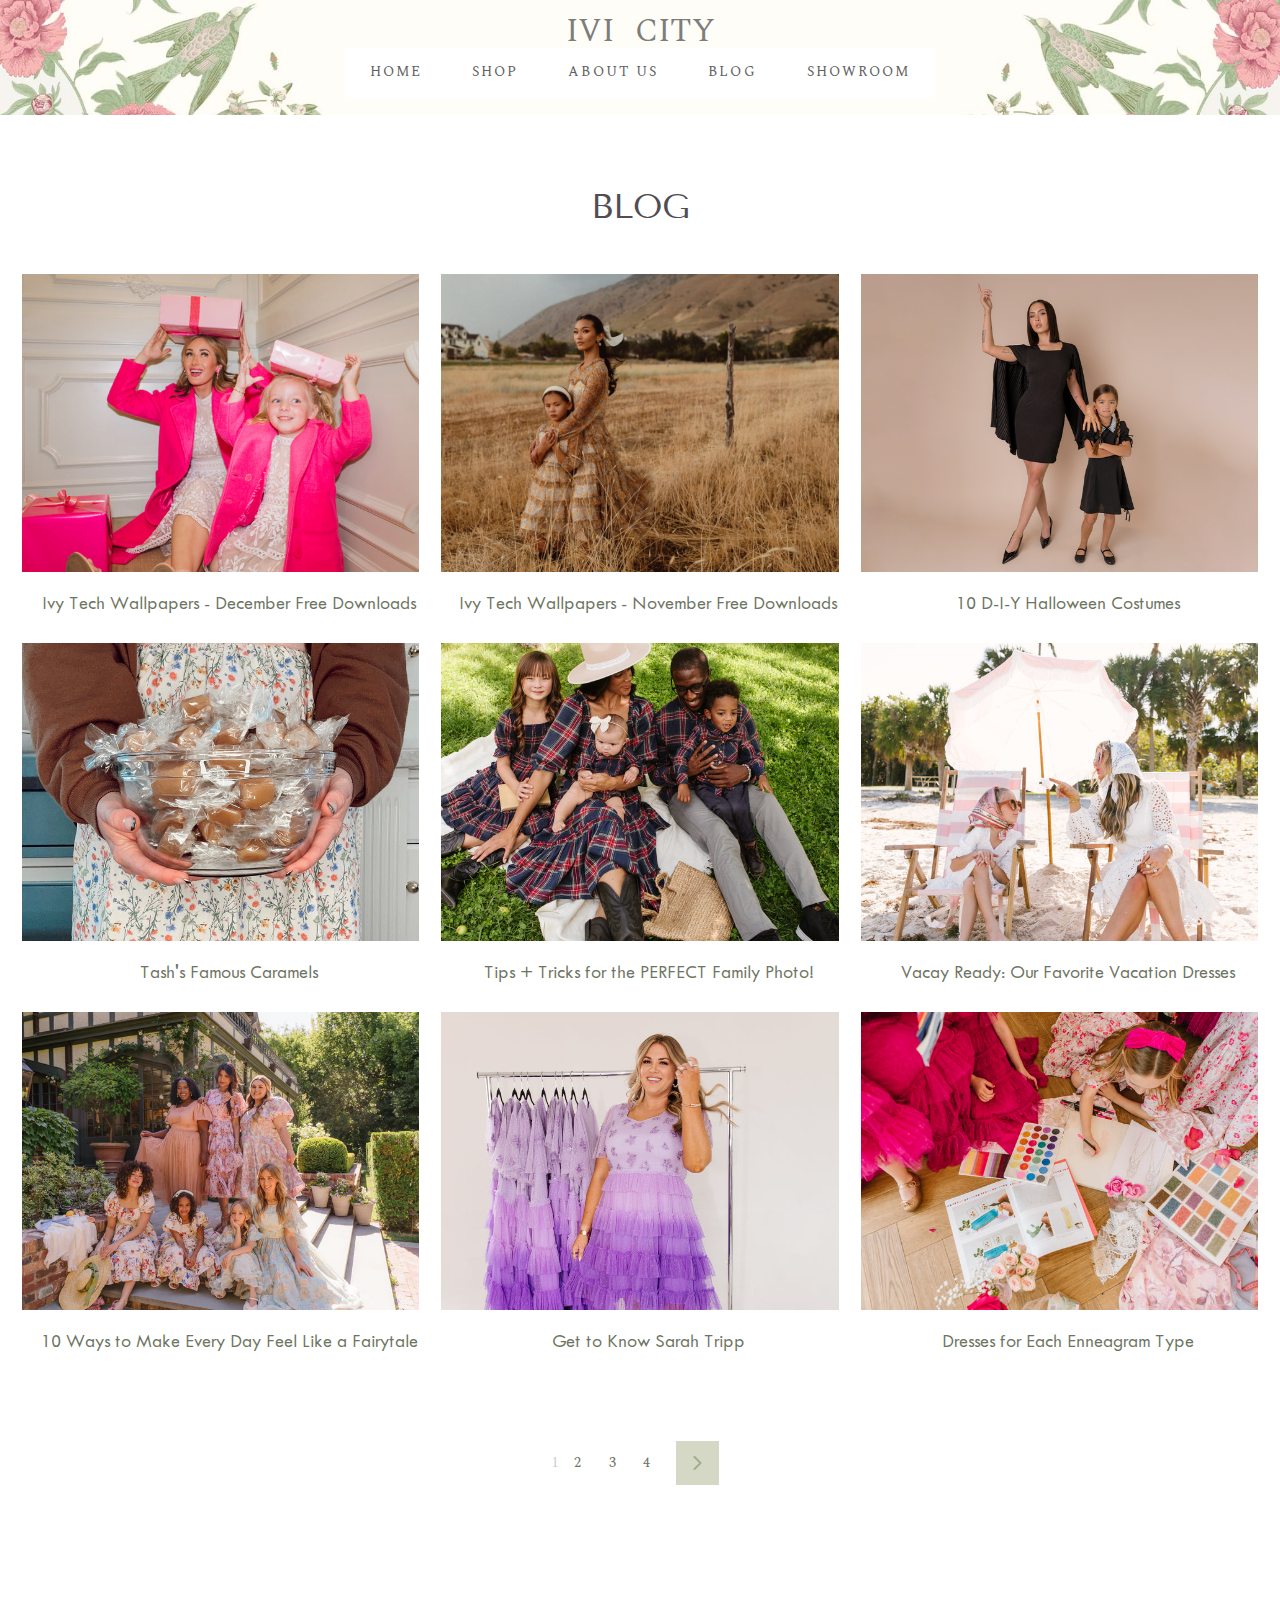
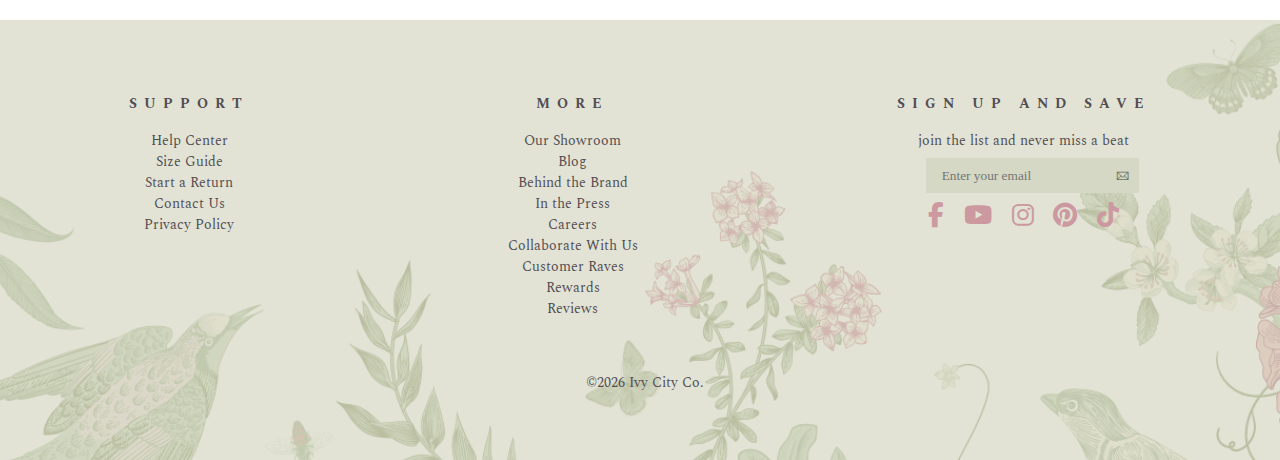
<file: blog.html>
<!DOCTYPE html>
<html lang="en">

<head>
    <meta charset="UTF-8">
    <meta http-equiv="X-UA-Compatible" content="IE=edge">
    <meta name="viewport" content="width=device-width, initial-scale=1.0">
    <link rel="stylesheet" href="style.css">
    <link rel="stylesheet" href="https://cdnjs.cloudflare.com/ajax/libs/font-awesome/6.4.0/css/all.min.css">
    <link rel="stylesheet" href="libs/glidejs/glide.core.min.css">
    <link rel="stylesheet" href="libs/glidejs/glide.theme.min.css">
    <link rel="shortcut icon" href="img/favicon-28_61293ab7-d6dd-4270-b374-10f68f81190b_32x32.png">
    <title>SiteWeb-4</title>
</head>

<body>
    <div class="wrapper">

        <header id="site-header">
            <div class="container">
                <div class="header-body">
                    <div class="header__brand">
                        <div class="header__burger">
                            <span></span>
                        </div>
                        <a href="index.html" class="header__logo">
                            <div class="main__logo">
                                Ivi City
                            </div>
                            <div class="inner_logo">
                                co.
                            </div>
                        </a>
                        <div class="header__search"></div>
                    </div>
                    <div class="header__menu">
                        <nav class="menu__nav">
                            <ul class="menu__list">
                                <li class="close__menu__body">
                                    <div class="close__menu__button">
                                        <span></span>
                                    </div>
                                </li>
                                <li>
                                    <a href="index.html" class="menu__link">Home</a>
                                </li>
                                <li>
                                    <a href="shop.html" class="menu__link">Shop</a>
                                </li>
                                <li>
                                    <a href="about-us.html" class="menu__link">About us</a>
                                </li>
                                <li>
                                    <a href="blog.html" class="menu__link">Blog</a>
                                </li>
                                <li>
                                    <a href="showrooms.html" class="menu__link">Showroom</a>
                                </li>
                            </ul>
                        </nav>
                    </div>
                </div>
            </div>
        </header>

        <main class="main-content">
            <div class="container">
                <section class="blog">
                    <h1 class="section_header-title">Blog</h1>
                    <div class="blog-items">
                        <div class="blog-item">
                            <div class="blog-item-img">
                                <a href="#">
                                    <div class="blog-item-article-img">
                                        <img src="img/NatashaHome-H23--445.jpg" alt="">
                                    </div>
                                </a>
                            </div>
                            <div class="blog-item-article-title">
                                <a href="#">Ivy Tech Wallpapers - December Free Downloads</a>
                            </div>
                        </div>
                        <div class="blog-item">
                            <div class="blog-item-img">
                                <a href="#">
                                    <div class="blog-item-article-img">
                                        <img src="img/LongSamantha-QuietMeadows-F23-21.jpg" alt="">
                                    </div>
                                </a>
                            </div>
                            <div class="blog-item-article-title">
                                <a href="#">Ivy Tech Wallpapers - November Free Downloads</a>
                            </div>
                        </div>
                        <div class="blog-item">
                            <div class="blog-item-img">
                                <a href="#">
                                    <div class="blog-item-article-img">
                                        <img src="img/coverimage.png" alt="">
                                    </div>
                                </a>
                            </div>
                            <div class="blog-item-article-title">
                                <a href="#">10 D-I-Y Halloween Costumes</a>
                            </div>
                        </div>
                        <div class="blog-item">
                            <div class="blog-item-img">
                                <a href="#">
                                    <div class="blog-item-article-img">
                                        <img src="img/Tezza-5157.jpg" alt="">
                                    </div>
                                </a>
                            </div>
                            <div class="blog-item-article-title">
                                <a href="#">Tash's Famous Caramels</a>
                            </div>
                        </div>
                        <div class="blog-item">
                            <div class="blog-item-img">
                                <a href="#">
                                    <div class="blog-item-article-img">
                                        <img src="img/NavyPlaidMadeline-FW23-Colorcorrect-27.jpg" alt="">
                                    </div>
                                </a>
                            </div>
                            <div class="blog-item-article-title">
                                <a href="#">Tips + Tricks for the PERFECT Family Photo!</a>
                            </div>
                        </div>
                        <div class="blog-item">
                            <div class="blog-item-img">
                                <a href="#">
                                    <div class="blog-item-article-img">
                                        <img src="img/Naomi-Florida-SS23-39.jpg" alt="">
                                    </div>
                                </a>
                            </div>
                            <div class="blog-item-article-title">
                                <a href="#">Vacay Ready: Our Favorite Vacation Dresses</a>
                            </div>
                        </div>
                        <div class="blog-item">
                            <div class="blog-item-img">
                                <a href="#">
                                    <div class="blog-item-article-img">
                                        <img src="img/Photo_Jun_21_2023_4_49_36_PM_2.jpg" alt="">
                                    </div>
                                </a>
                            </div>
                            <div class="blog-item-article-title">
                                <a href="#">10 Ways to Make Every Day Feel Like a Fairytale</a>
                            </div>
                        </div>
                        <div class="blog-item">
                            <div class="blog-item-img">
                                <a href="#">
                                    <div class="blog-item-article-img">
                                        <img src="img/SarahDress-Lavender-SS23-002_3.jpg" alt="">
                                    </div>
                                </a>
                            </div>
                            <div class="blog-item-article-title">
                                <a href="#">Get to Know Sarah Tripp</a>
                            </div>
                        </div>
                        <div class="blog-item">
                            <div class="blog-item-img">
                                <a href="#">
                                    <div class="blog-item-article-img">
                                        <img src="img/stock-lovers-1.jpg" alt="">
                                    </div>
                                </a>
                            </div>
                            <div class="blog-item-article-title">
                                <a href="#">Dresses for Each Enneagram Type</a>
                            </div>
                        </div>


                    </div>
                    <div class="pagination">
                        <span class="page current">1</span>
                        <span class="page"><a href="#">2</a></span>
                        <span class="page"><a href="#">3</a></span>
                        <span class="page"><a href="#">4</a></span>
                        <span class="next"><a href="#">
                                <svg aria-hidden="true" focusable="false" role="presentation"
                                    class="icon icon-chevron-right" viewBox="0 0 284.49 498.98">
                                    <title>icon-chevron</title>
                                    <path
                                        d="M35 498.98a35 35 0 0 1-24.75-59.75l189.74-189.74L10.25 59.75a35.002 35.002 0 0 1 49.5-49.5l214.49 214.49a35 35 0 0 1 0 49.5L59.75 488.73A34.89 34.89 0 0 1 35 498.98Z">
                                    </path>
                                </svg>
                            </a></span>
                    </div>
                </section>
            </div>
        </main>

        <footer class="footer-section">
            <div class="footer-body">
                <div class="footer-item">
                    <div class="container">
                        <div class="footer-links">
                            <div class="footer-link">
                                <div class="collapsible-trigger">
                                    <h2 class="anchor-link">Support</h2>
                                    <svg aria-hidden="true" focusable="false" role="presentation"
                                        class="icon icon--wide icon-chevron-down" viewBox="0 0 28 16">
                                        <path d="m1.57 1.59 12.76 12.77L27.1 1.59" stroke-width="2" stroke="#000"
                                            fill="none"></path>
                                    </svg>
                                </div>
                                <div class="footer-collapsible">
                                    <ul>
                                        <li>
                                            <a href="#">Help Center</a>
                                        </li>
                                        <li>
                                            <a href="#">Size Guide</a>
                                        </li>
                                        <li>
                                            <a href="#">Start a Return</a>
                                        </li>
                                        <li>
                                            <a href="#">Contact Us</a>
                                        </li>
                                        <li>
                                            <a href="#">Privacy Policy</a>
                                        </li>
                                    </ul>
                                </div>
                            </div>
                            <div class="footer-link">
                                <div class="collapsible-trigger">
                                    <h2 class="anchor-link">More</h2>
                                    <svg aria-hidden="true" focusable="false" role="presentation"
                                        class="icon icon--wide icon-chevron-down" viewBox="0 0 28 16">
                                        <path d="m1.57 1.59 12.76 12.77L27.1 1.59" stroke-width="2" stroke="#000"
                                            fill="none"></path>
                                    </svg>
                                </div>
                                <div class="footer-collapsible">
                                    <ul>
                                        <li>
                                            <a href="#">Our Showroom</a>
                                        </li>
                                        <li>
                                            <a href="#">Blog</a>
                                        </li>
                                        <li>
                                            <a href="#">Behind the Brand</a>
                                        </li>
                                        <li>
                                            <a href="#">In the Press</a>
                                        </li>
                                        <li>
                                            <a href="#">Careers</a>
                                        </li>
                                        <li>
                                            <a href="#">Collaborate With Us</a>
                                        </li>
                                        <li>
                                            <a href="#">Customer Raves</a>
                                        </li>
                                        <li>
                                            <a href="#">Rewards</a>
                                        </li>
                                        <li>
                                            <a href="#">Reviews</a>
                                        </li>
                                    </ul>
                                </div>
                            </div>
                            <div class="footer-link">
                                <div class="collapsible-trigger">
                                    <h2 class="anchor-link">Sign up and save</h2>
                                    <svg aria-hidden="true" focusable="false" role="presentation"
                                        class="icon icon--wide icon-chevron-down" viewBox="0 0 28 16">
                                        <path d="m1.57 1.59 12.76 12.77L27.1 1.59" stroke-width="2" stroke="#000"
                                            fill="none"></path>
                                    </svg>
                                </div>
                                <div class="footer-collapsible">
                                    <p>join the list and never miss a beat</p>
                                    <form action="#" name="footerForm" class="footer-form">
                                        <input type="email" name="email" class="footer-form-email" required
                                            placeholder="Enter your email">
                                        <button type="submit" name="submit" class="footer-form-submit">🖂</button>
                                    </form>
                                    <div class="footer-social-body">
                                        <a href="#">
                                            <i class="fa-brands fa-facebook-f"></i>
                                        </a>
                                        <a href="#">
                                            <i class="fa-brands fa-youtube"></i>
                                        </a>
                                        <a href="#">
                                            <i class="fa-brands fa-instagram"></i>
                                        </a>
                                        <a href="#">
                                            <i class="fa-brands fa-pinterest"></i>
                                        </a>
                                        <a href="#">
                                            <i class="fa-brands fa-tiktok"></i>
                                        </a>
                                    </div>
                                </div>
                            </div>
                        </div>
                    </div>
                </div>
                <div class="footer-item">
                    <div class="container">
                        <div class="footer-copyright">
                            ©<span></span> Ivy City Co.
                        </div>
                    </div>
                </div>
            </div>
        </footer>


    </div>

    <script src="libs/glidejs/glide.min.js"></script>
    <script src="script.js"></script>
</body>

</html>
</file>
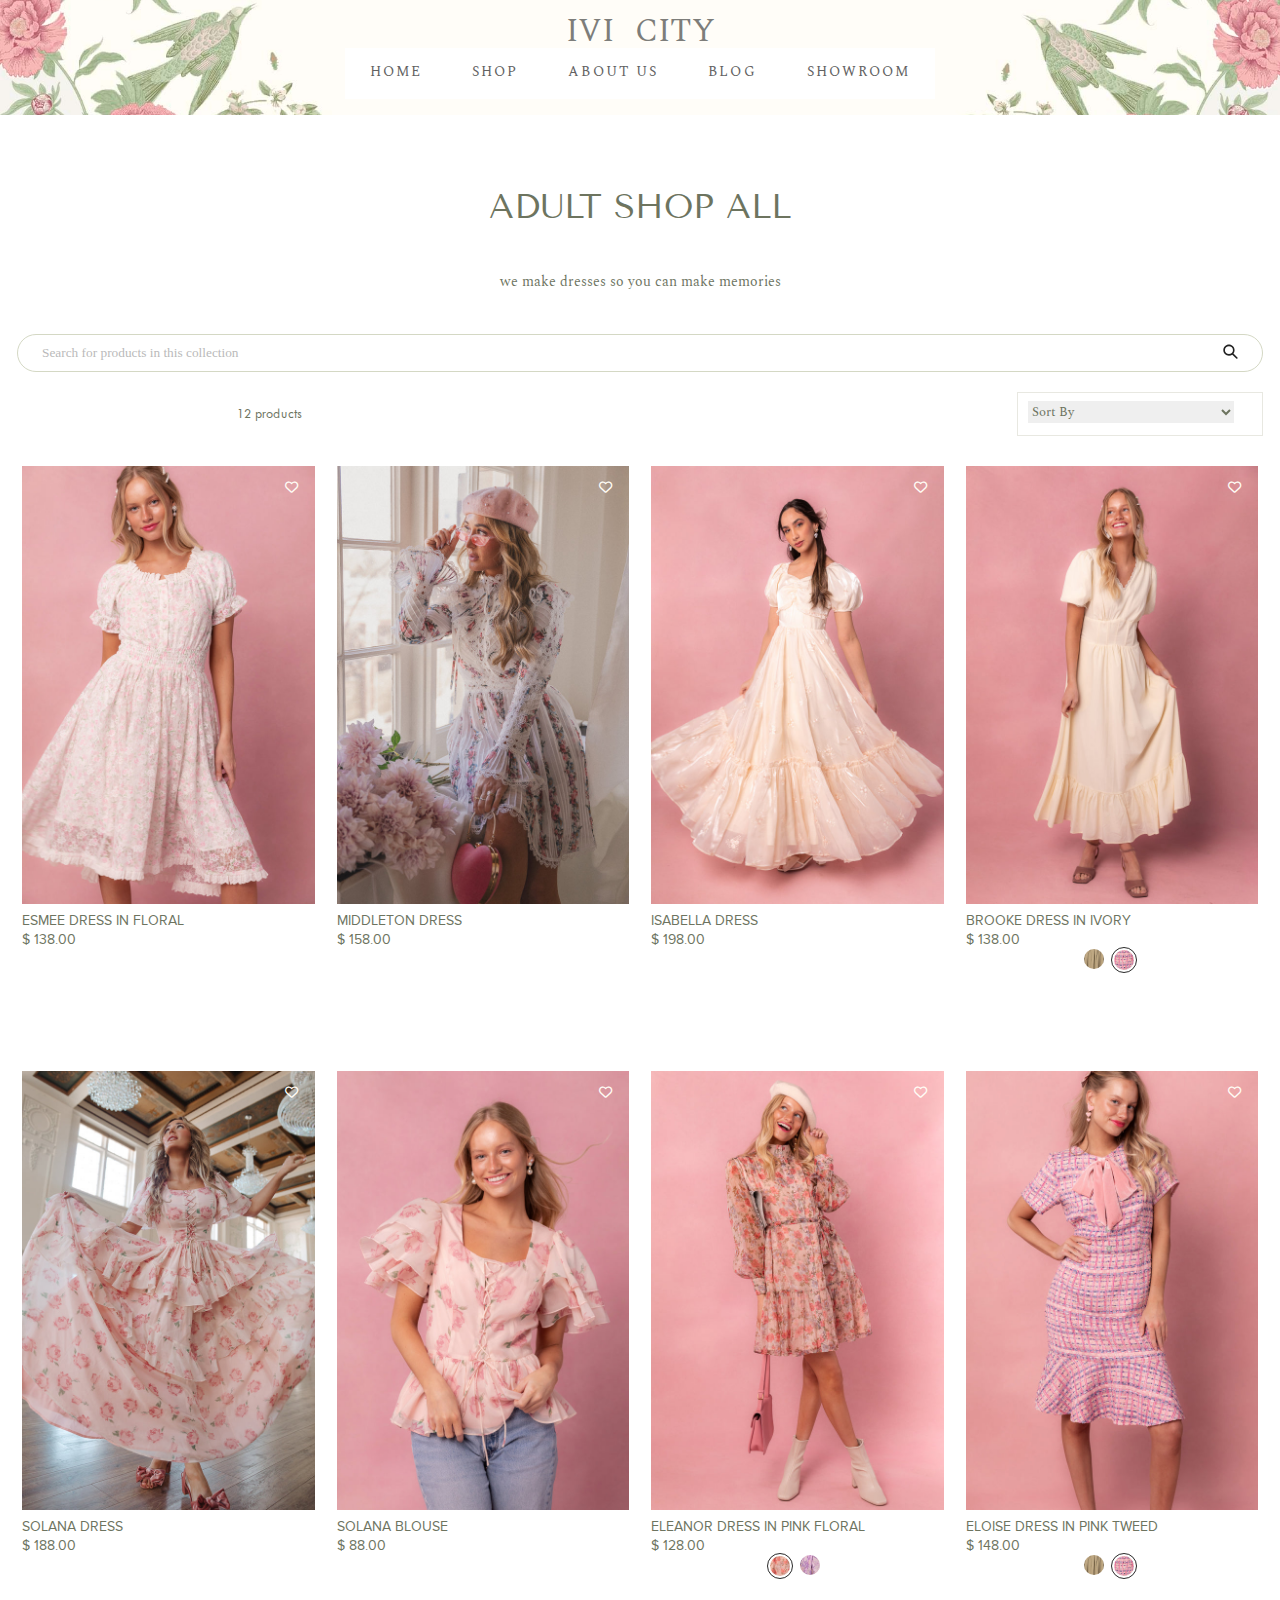
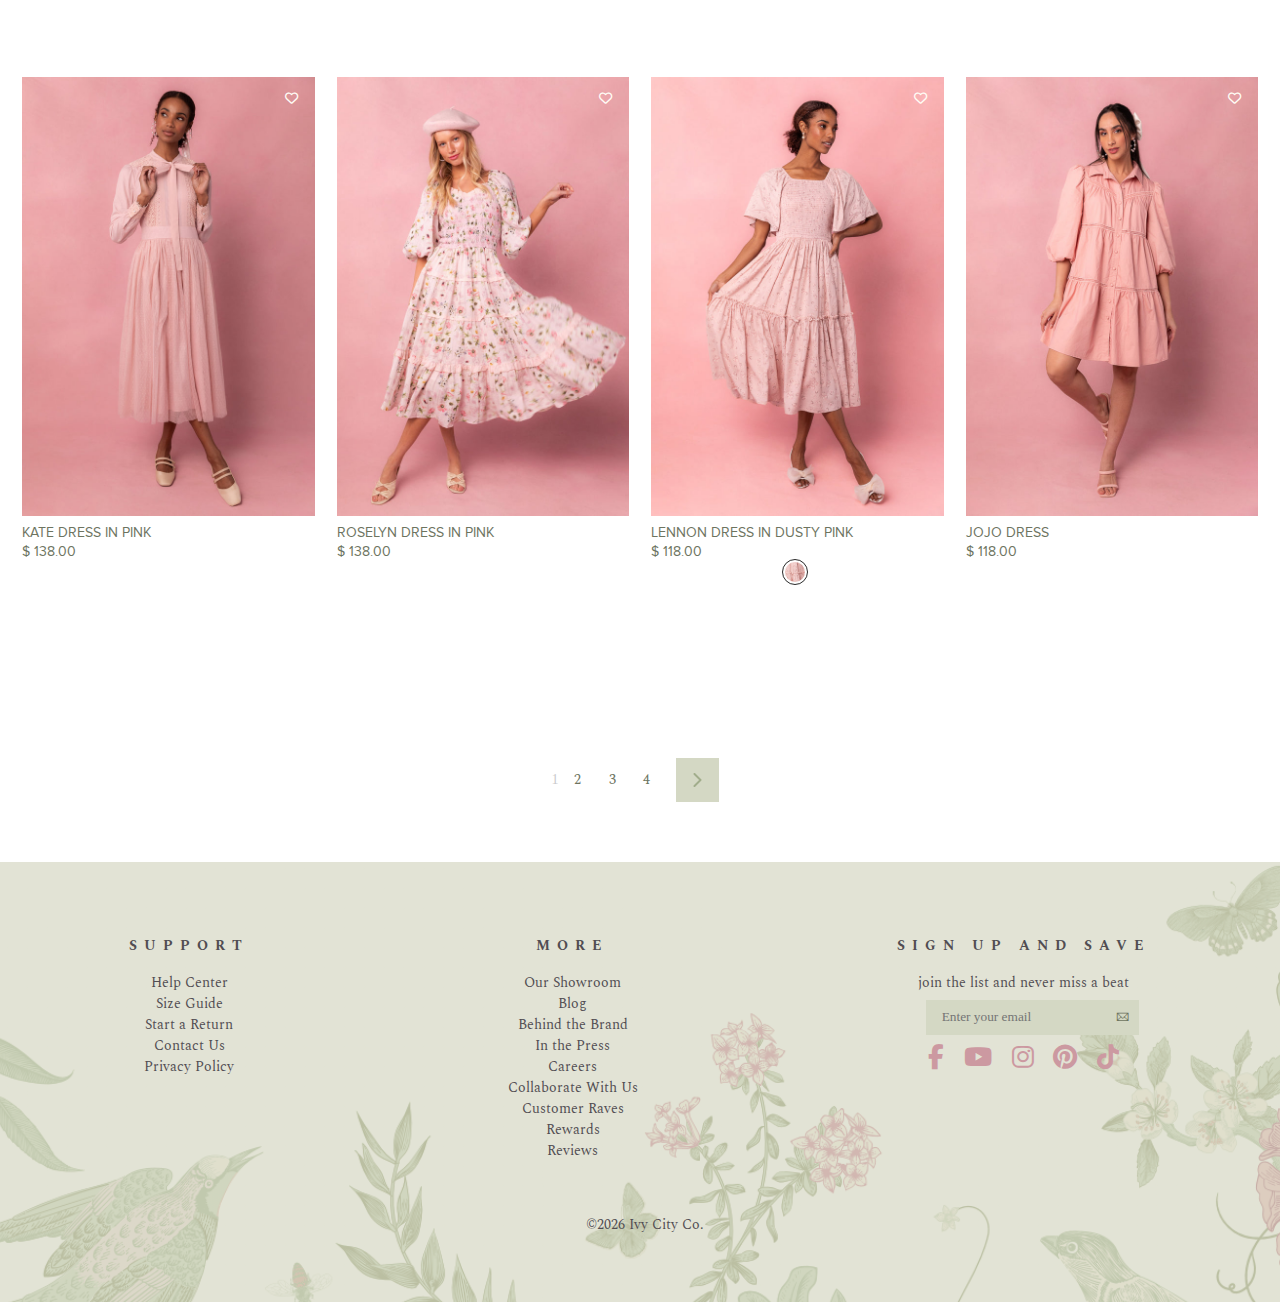
<file: shop.html>
<!DOCTYPE html>
<html lang="en">

<head>
    <meta charset="UTF-8">
    <meta http-equiv="X-UA-Compatible" content="IE=edge">
    <meta name="viewport" content="width=device-width, initial-scale=1.0">
    <link rel="stylesheet" href="style.css">
    <link rel="stylesheet" href="https://cdnjs.cloudflare.com/ajax/libs/font-awesome/6.4.0/css/all.min.css">
    <link rel="stylesheet" href="libs/glidejs/glide.core.min.css">
    <link rel="stylesheet" href="libs/glidejs/glide.theme.min.css">
    <link rel="shortcut icon" href="img/favicon-28_61293ab7-d6dd-4270-b374-10f68f81190b_32x32.png">
    <title>SiteWeb-4</title>
</head>

<body>
    <div class="wrapper">

        <header id="site-header">
            <div class="container">
                <div class="header-body">
                    <div class="header__brand">
                        <div class="header__burger">
                            <span></span>
                        </div>
                        <a href="index.html" class="header__logo">
                            <div class="main__logo">
                                Ivi City
                            </div>
                            <div class="inner_logo">
                                co.
                            </div>
                        </a>
                        <div class="header__search"></div>
                    </div>
                    <div class="header__menu">
                        <nav class="menu__nav">
                            <ul class="menu__list">
                                <li class="close__menu__body">
                                    <div class="close__menu__button">
                                        <span></span>
                                    </div>
                                </li>
                                <li>
                                    <a href="index.html" class="menu__link">Home</a>
                                </li>
                                <li>
                                    <a href="shop.html" class="menu__link">Shop</a>
                                </li>
                                <li>
                                    <a href="about-us.html" class="menu__link">About us</a>
                                </li>
                                <li>
                                    <a href="blog.html" class="menu__link">Blog</a>
                                </li>
                                <li>
                                    <a href="showrooms.html" class="menu__link">Showroom</a>
                                </li>
                            </ul>
                        </nav>
                    </div>
                </div>
            </div>
        </header>

        <main class="main-content">
            <div class="container">
                <section class="section-shop">
                    <h1 class="shop-title">
                        Adult Shop All
                    </h1>
                    <div class="shop-collection-description">
                        we make dresses so you can make memories
                    </div>
                    <div class="shop-collection-form-wrap">
                        <form action="#" class="shop-collection-form" name="shopSearch">
                            <input type="text" class="shop-collection-input" name="shopSearchInput"
                                placeholder="Search for products in this collection">
                            <button type="button" class="shop-collection-clear" title="SearchClearButton"
                                name="shopSearchClear">
                                <svg aria-hidden="true" width="15" height="16" viewBox="0 0 20 20">
                                    <path
                                        d="M11.414 10l6.293-6.293a1 1 0 10-1.414-1.414L10 8.586 3.707 2.293a1 1 0 00-1.414 1.414L8.586 10l-6.293 6.293a1 1 0 101.414 1.414L10 11.414l6.293 6.293A.998.998 0 0018 17a.999.999 0 00-.293-.707L11.414 10z"
                                        fill="#222222"></path>
                                </svg>
                            </button>
                            <button type="submit" class="shop-collection-submit" title="SearchSubmitButton"
                                name="shopSearchSubmit">
                                <svg aria-hidden="true" width="15" height="16" viewBox="0 0 15 16" fill="none">
                                    <path
                                        d="M14.4323 14.4001L10.4594 10.4801C12.1215 8.32012 11.9188 5.20012 9.93233 3.24012C7.74314 1.08012 4.17558 1.08012 1.94585 3.24012C-0.243342 5.40012 -0.243342 8.92012 1.94585 11.1201C2.9999 12.1601 4.41882 12.7601 5.91882 12.7601C7.13504 12.7601 8.31071 12.3601 9.28368 11.6401L13.2567 15.5601C13.4188 15.7201 13.6215 15.8001 13.8242 15.8001C14.0269 15.8001 14.2296 15.7201 14.3918 15.5601C14.7567 15.2001 14.7567 14.7201 14.4323 14.4001ZM5.95936 11.1201C4.90531 11.1201 3.89179 10.7201 3.12152 9.96012C1.54044 8.40012 1.54044 5.92012 3.12152 4.36012C3.89179 3.60012 4.94585 3.20012 5.95936 3.20012C6.97287 3.20012 8.02693 3.60012 8.7972 4.36012C10.3783 5.92012 10.3783 8.40012 8.7972 9.96012C8.02693 10.7201 7.01341 11.1201 5.95936 11.1201Z"
                                        fill="#222222"></path>
                                </svg>
                            </button>
                        </form>
                    </div>
                    <div class="shop-filter-tree-mobile">
                        <div class="shop-filter-button">
                            <button class="shop-mobile-filter-button" type="button">
                                <i class="fa-solid fa-sliders"></i>
                                <span>Filter</span>
                            </button>
                        </div>
                        <div class="shop-filter-count">
                            12 products
                        </div>
                        <div class="shop-filter-sort">
                            <label for="shop-filter-sort-select"></label>
                            <select class="shop-filter-sort-select">
                                <option value disabled selected>Sort By</option>
                                <option value="relevance">Featured</option>
                                <option value="best-selling">Best selling</option>
                                <option value="title-ascending">Alphabetically, A-Z</option>
                                <option value="title-descending">Alphabetically, Z-A</option>
                                <option value="price-ascending">Price, low to high</option>
                                <option value="price-descending">Price, high to low</option>
                                <option value="created-ascending">Date, old to new</option>
                                <option value="created-descending">Date, new to old</option>
                            </select>
                        </div>
                    </div>
                    <div class="shop-grid-products">
                        <div class="shop-grid-product">
                            <a href="#" class="shop-grid-product-link">
                                <div class="shop-grid-product-image-wrap">
                                    <img src="img/Esmee-09_600x.jpg" alt="" class="shop-grid-product-first-img">
                                    <img src="img/Esmee-Studio-02_600x.jpg" alt="" class="shop-grid-product-second-img">
                                </div>
                                <div class="shop-grid-product-meta">
                                    <div class="shop-grid-product-title">
                                        Esmee Dress in Floral
                                    </div>
                                    <div class="shop-grid-product-price">
                                        $ 138.00
                                    </div>
                                    <div class="shop-swatch-navigable-wrapper"></div>
                                    <div class="shop-grid-product-quick-view">
                                        <span class="shop-grid-product-quick-view-label">Quick view</span>
                                    </div>
                                </div>
                            </a>
                            <button class="shop-add-to-wishlist"></button>
                        </div>
                        <div class="shop-grid-product">
                            <a href="#" class="shop-grid-product-link">
                                <div class="shop-grid-product-image-wrap">
                                    <img src="img/life-2_600x.jpg" alt="" class="shop-grid-product-first-img">
                                    <img src="img/Middleton-Studio-02_600x.jpg" alt=""
                                        class="shop-grid-product-second-img">
                                </div>
                                <div class="shop-grid-product-meta">
                                    <div class="shop-grid-product-title">
                                        Middleton Dress
                                    </div>
                                    <div class="shop-grid-product-price">
                                        $ 158.00
                                    </div>
                                    <div class="shop-swatch-navigable-wrapper"></div>
                                    <div class="shop-grid-product-quick-view">
                                        <span class="shop-grid-product-quick-view-label">Quick view</span>
                                    </div>
                                </div>
                            </a>
                            <button class="shop-add-to-wishlist"></button>
                        </div>
                        <div class="shop-grid-product">
                            <a href="#" class="shop-grid-product-link">
                                <div class="shop-grid-product-image-wrap">
                                    <img src="img/isabella-2_600x.jpg" alt="" class="shop-grid-product-first-img">
                                    <img src="img/isabella-3_600x.jpg" alt="" class="shop-grid-product-second-img">
                                </div>
                                <div class="shop-grid-product-meta">
                                    <div class="shop-grid-product-title">
                                        Isabella Dress
                                    </div>
                                    <div class="shop-grid-product-price">
                                        $ 198.00
                                    </div>
                                    <div class="shop-swatch-navigable-wrapper"></div>
                                    <div class="shop-grid-product-quick-view">
                                        <span class="shop-grid-product-quick-view-label">Quick view</span>
                                    </div>
                                </div>
                            </a>
                            <button class="shop-add-to-wishlist"></button>
                        </div>
                        <div class="shop-grid-product">
                            <a href="#" class="shop-grid-product-link">
                                <div class="shop-grid-product-image-wrap">
                                    <img src="img/brooke-ivory-1_600x.jpg" alt="" class="shop-grid-product-first-img">
                                    <img src="img/brooke-ivory-3_600x.jpg" alt="" class="shop-grid-product-second-img">
                                </div>
                                <div class="shop-grid-product-meta">
                                    <div class="shop-grid-product-title">
                                        Brooke Dress in Ivory
                                    </div>
                                    <div class="shop-grid-product-price">
                                        $ 138.00
                                    </div>
                                    <div class="shop-swatch-navigable-wrapper">
                                        <div class="shop-swatch-group-selector">
                                            <img src="img/brooke-dress.media" alt="">
                                        </div>
                                        <div class="shop-swatch-group-selector swatch-group-selector-active">
                                            <img src="img/eloise-dress-in-pink-tweed.media" alt="">
                                        </div>
                                    </div>
                                    <div class="shop-grid-product-quick-view">
                                        <span class="shop-grid-product-quick-view-label">Quick view</span>
                                    </div>
                                </div>
                            </a>
                            <button class="shop-add-to-wishlist"></button>
                        </div>
                        <div class="shop-grid-product">
                            <a href="#" class="shop-grid-product-link">
                                <div class="shop-grid-product-image-wrap">
                                    <img src="img/lovers2-11_600x.jpg" alt="" class="shop-grid-product-first-img">
                                    <img src="img/soalana-4_600x.jpg" alt="" class="shop-grid-product-second-img">
                                </div>
                                <div class="shop-grid-product-meta">
                                    <div class="shop-grid-product-title">
                                        Solana Dress
                                    </div>
                                    <div class="shop-grid-product-price">
                                        $ 188.00
                                    </div>
                                    <div class="shop-swatch-navigable-wrapper"></div>
                                    <div class="shop-grid-product-quick-view">
                                        <span class="shop-grid-product-quick-view-label">Quick view</span>
                                    </div>
                                </div>
                            </a>
                            <button class="shop-add-to-wishlist"></button>
                        </div>
                        <div class="shop-grid-product">
                            <a href="#" class="shop-grid-product-link">
                                <div class="shop-grid-product-image-wrap">
                                    <img src="img/SolanaBlouse-6_600x.jpg" alt="" class="shop-grid-product-first-img">
                                    <img src="img/SolanaBlouse-3_600x.jpg" alt="" class="shop-grid-product-second-img">
                                </div>
                                <div class="shop-grid-product-meta">
                                    <div class="shop-grid-product-title">
                                        Solana Blouse
                                    </div>
                                    <div class="shop-grid-product-price">
                                        $ 88.00
                                    </div>
                                    <div class="shop-swatch-navigable-wrapper"></div>
                                    <div class="shop-grid-product-quick-view">
                                        <span class="shop-grid-product-quick-view-label">Quick view</span>
                                    </div>
                                </div>
                            </a>
                            <button class="shop-add-to-wishlist"></button>
                        </div>
                        <div class="shop-grid-product">
                            <a href="#" class="shop-grid-product-link">
                                <div class="shop-grid-product-image-wrap">
                                    <img src="img/Eleanor-Studio-14_600x.jpg" alt=""
                                        class="shop-grid-product-first-img">
                                    <img src="img/lovers2-19_600x.jpg" alt="" class="shop-grid-product-second-img">
                                </div>
                                <div class="shop-grid-product-meta">
                                    <div class="shop-grid-product-title">
                                        Eleanor Dress in Pink Floral
                                    </div>
                                    <div class="shop-grid-product-price">
                                        $ 128.00
                                    </div>
                                    <div class="shop-swatch-navigable-wrapper">
                                        <div class="shop-swatch-group-selector swatch-group-selector-active">
                                            <img src="img/eleanor-dress-in-pink-floral.media" alt="">
                                        </div>
                                        <div class="shop-swatch-group-selector">
                                            <img src="img/eleanor-dress-in-purple-1.media" alt="">
                                        </div>
                                    </div>
                                    <div class="shop-grid-product-quick-view">
                                        <span class="shop-grid-product-quick-view-label">Quick view</span>
                                    </div>
                                </div>
                            </a>
                            <button class="shop-add-to-wishlist"></button>
                        </div>
                        <div class="shop-grid-product">
                            <a href="#" class="shop-grid-product-link">
                                <div class="shop-grid-product-image-wrap">
                                    <img src="img/EloiseTweedPink-4copy2_600x.jpg" alt=""
                                        class="shop-grid-product-first-img">
                                    <img src="img/EloiseTweedPink-6copy2_600x.jpg" alt=""
                                        class="shop-grid-product-second-img">
                                </div>
                                <div class="shop-grid-product-meta">
                                    <div class="shop-grid-product-title">
                                        Eloise Dress in Pink Tweed
                                    </div>
                                    <div class="shop-grid-product-price">
                                        $ 148.00
                                    </div>
                                    <div class="shop-swatch-navigable-wrapper">
                                        <div class="shop-swatch-group-selector">
                                            <img src="img/brooke-dress.media" alt="">
                                        </div>
                                        <div class="shop-swatch-group-selector swatch-group-selector-active">
                                            <img src="img/eloise-dress-in-pink-tweed.media" alt="">
                                        </div>
                                    </div>
                                    <div class="shop-grid-product-quick-view">
                                        <span class="shop-grid-product-quick-view-label">Quick view</span>
                                    </div>
                                </div>
                            </a>
                            <button class="shop-add-to-wishlist"></button>
                        </div>
                        <div class="shop-grid-product">
                            <a href="#" class="shop-grid-product-link">
                                <div class="shop-grid-product-image-wrap">
                                    <img src="img/KatePink-05_600x.jpg" alt="" class="shop-grid-product-first-img">
                                    <img src="img/KatePink-08_600x.jpg" alt="" class="shop-grid-product-second-img">
                                </div>
                                <div class="shop-grid-product-meta">
                                    <div class="shop-grid-product-title">
                                        Kate Dress in Pink
                                    </div>
                                    <div class="shop-grid-product-price">
                                        $ 138.00
                                    </div>
                                    <div class="shop-swatch-navigable-wrapper"></div>
                                    <div class="shop-grid-product-quick-view">
                                        <span class="shop-grid-product-quick-view-label">Quick view</span>
                                    </div>
                                </div>
                            </a>
                            <button class="shop-add-to-wishlist"></button>
                        </div>
                        <div class="shop-grid-product">
                            <a href="#" class="shop-grid-product-link">
                                <div class="shop-grid-product-image-wrap">
                                    <img src="img/68CDD58E-AED4-40F4-BC30-A759C8EAFEE7_600x.jpg" alt=""
                                        class="shop-grid-product-first-img">
                                    <img src="img/roselyn-5_600x.jpg" alt="" class="shop-grid-product-second-img">
                                </div>
                                <div class="shop-grid-product-meta">
                                    <div class="shop-grid-product-title">
                                        Roselyn Dress in Pink
                                    </div>
                                    <div class="shop-grid-product-price">
                                        $ 138.00
                                    </div>
                                    <div class="shop-swatch-navigable-wrapper"></div>
                                    <div class="shop-grid-product-quick-view">
                                        <span class="shop-grid-product-quick-view-label">Quick view</span>
                                    </div>
                                </div>
                            </a>
                            <button class="shop-add-to-wishlist"></button>
                        </div>
                        <div class="shop-grid-product">
                            <a href="#" class="shop-grid-product-link">
                                <div class="shop-grid-product-image-wrap">
                                    <img src="img/lennonpink-2_600x.jpg" alt="" class="shop-grid-product-first-img">
                                    <img src="img/lovers2-25_600x.jpg" alt="" class="shop-grid-product-second-img">
                                </div>
                                <div class="shop-grid-product-meta">
                                    <div class="shop-grid-product-title">
                                        Lennon Dress in Dusty Pink
                                    </div>
                                    <div class="shop-grid-product-price">
                                        $ 118.00
                                    </div>
                                    <div class="shop-swatch-navigable-wrapper">
                                        <div class="shop-swatch-group-selector swatch-group-selector-active">
                                            <img src="img/lennon-dress-in-dusty-pink.media" alt="">
                                        </div>
                                    </div>
                                    <div class="shop-grid-product-quick-view">
                                        <span class="shop-grid-product-quick-view-label">Quick view</span>
                                    </div>
                                </div>
                            </a>
                            <button class="shop-add-to-wishlist"></button>
                        </div>
                        <div class="shop-grid-product">
                            <a href="#" class="shop-grid-product-link">
                                <div class="shop-grid-product-image-wrap">
                                    <img src="img/JOJO-Studio-14_600x.jpg" alt="" class="shop-grid-product-first-img">
                                    <img src="img/lifestyle-15_600x.jpg" alt="" class="shop-grid-product-second-img">
                                </div>
                                <div class="shop-grid-product-meta">
                                    <div class="shop-grid-product-title">
                                        Jojo Dress
                                    </div>
                                    <div class="shop-grid-product-price">
                                        $ 118.00
                                    </div>
                                    <div class="shop-swatch-navigable-wrapper"></div>
                                    <div class="shop-grid-product-quick-view">
                                        <span class="shop-grid-product-quick-view-label">Quick view</span>
                                    </div>
                                </div>
                            </a>
                            <button class="shop-add-to-wishlist"></button>
                        </div>
                    </div>
                    <div class="pagination">
                        <span class="page current">1</span>
                        <span class="page"><a href="#">2</a></span>
                        <span class="page"><a href="#">3</a></span>
                        <span class="page"><a href="#">4</a></span>
                        <span class="next"><a href="#">
                                <svg aria-hidden="true" focusable="false" role="presentation"
                                    class="icon icon-chevron-right" viewBox="0 0 284.49 498.98">
                                    <title>icon-chevron</title>
                                    <path
                                        d="M35 498.98a35 35 0 0 1-24.75-59.75l189.74-189.74L10.25 59.75a35.002 35.002 0 0 1 49.5-49.5l214.49 214.49a35 35 0 0 1 0 49.5L59.75 488.73A34.89 34.89 0 0 1 35 498.98Z">
                                    </path>
                                </svg>
                            </a>
                        </span>
                    </div>
                </section>
            </div>
        </main>

        <footer class="footer-section">
            <div class="footer-body">
                <div class="footer-item">
                    <div class="container">
                        <div class="footer-links">
                            <div class="footer-link">
                                <div class="collapsible-trigger">
                                    <h2 class="anchor-link">Support</h2>
                                    <svg aria-hidden="true" focusable="false" role="presentation"
                                        class="icon icon--wide icon-chevron-down" viewBox="0 0 28 16">
                                        <path d="m1.57 1.59 12.76 12.77L27.1 1.59" stroke-width="2" stroke="#000"
                                            fill="none"></path>
                                    </svg>
                                </div>
                                <div class="footer-collapsible">
                                    <ul>
                                        <li>
                                            <a href="#">Help Center</a>
                                        </li>
                                        <li>
                                            <a href="#">Size Guide</a>
                                        </li>
                                        <li>
                                            <a href="#">Start a Return</a>
                                        </li>
                                        <li>
                                            <a href="#">Contact Us</a>
                                        </li>
                                        <li>
                                            <a href="#">Privacy Policy</a>
                                        </li>
                                    </ul>
                                </div>
                            </div>
                            <div class="footer-link">
                                <div class="collapsible-trigger">
                                    <h2 class="anchor-link">More</h2>
                                    <svg aria-hidden="true" focusable="false" role="presentation"
                                        class="icon icon--wide icon-chevron-down" viewBox="0 0 28 16">
                                        <path d="m1.57 1.59 12.76 12.77L27.1 1.59" stroke-width="2" stroke="#000"
                                            fill="none"></path>
                                    </svg>
                                </div>
                                <div class="footer-collapsible">
                                    <ul>
                                        <li>
                                            <a href="#">Our Showroom</a>
                                        </li>
                                        <li>
                                            <a href="#">Blog</a>
                                        </li>
                                        <li>
                                            <a href="#">Behind the Brand</a>
                                        </li>
                                        <li>
                                            <a href="#">In the Press</a>
                                        </li>
                                        <li>
                                            <a href="#">Careers</a>
                                        </li>
                                        <li>
                                            <a href="#">Collaborate With Us</a>
                                        </li>
                                        <li>
                                            <a href="#">Customer Raves</a>
                                        </li>
                                        <li>
                                            <a href="#">Rewards</a>
                                        </li>
                                        <li>
                                            <a href="#">Reviews</a>
                                        </li>
                                    </ul>
                                </div>
                            </div>
                            <div class="footer-link">
                                <div class="collapsible-trigger">
                                    <h2 class="anchor-link">Sign up and save</h2>
                                    <svg aria-hidden="true" focusable="false" role="presentation"
                                        class="icon icon--wide icon-chevron-down" viewBox="0 0 28 16">
                                        <path d="m1.57 1.59 12.76 12.77L27.1 1.59" stroke-width="2" stroke="#000"
                                            fill="none"></path>
                                    </svg>
                                </div>
                                <div class="footer-collapsible">
                                    <p>join the list and never miss a beat</p>
                                    <form action="#" name="footerForm" class="footer-form">
                                        <input type="email" name="email" class="footer-form-email" required
                                            placeholder="Enter your email">
                                        <button type="submit" name="submit" class="footer-form-submit">🖂</button>
                                    </form>
                                    <div class="footer-social-body">
                                        <a href="#">
                                            <i class="fa-brands fa-facebook-f"></i>
                                        </a>
                                        <a href="#">
                                            <i class="fa-brands fa-youtube"></i>
                                        </a>
                                        <a href="#">
                                            <i class="fa-brands fa-instagram"></i>
                                        </a>
                                        <a href="#">
                                            <i class="fa-brands fa-pinterest"></i>
                                        </a>
                                        <a href="#">
                                            <i class="fa-brands fa-tiktok"></i>
                                        </a>
                                    </div>
                                </div>
                            </div>
                        </div>
                    </div>
                </div>
                <div class="footer-item">
                    <div class="container">
                        <div class="footer-copyright">
                            ©<span></span> Ivy City Co.
                        </div>
                    </div>
                </div>
            </div>
        </footer>


    </div>

    <script src="libs/glidejs/glide.min.js"></script>
    <script src="script.js"></script>
</body>

</html>
</file>
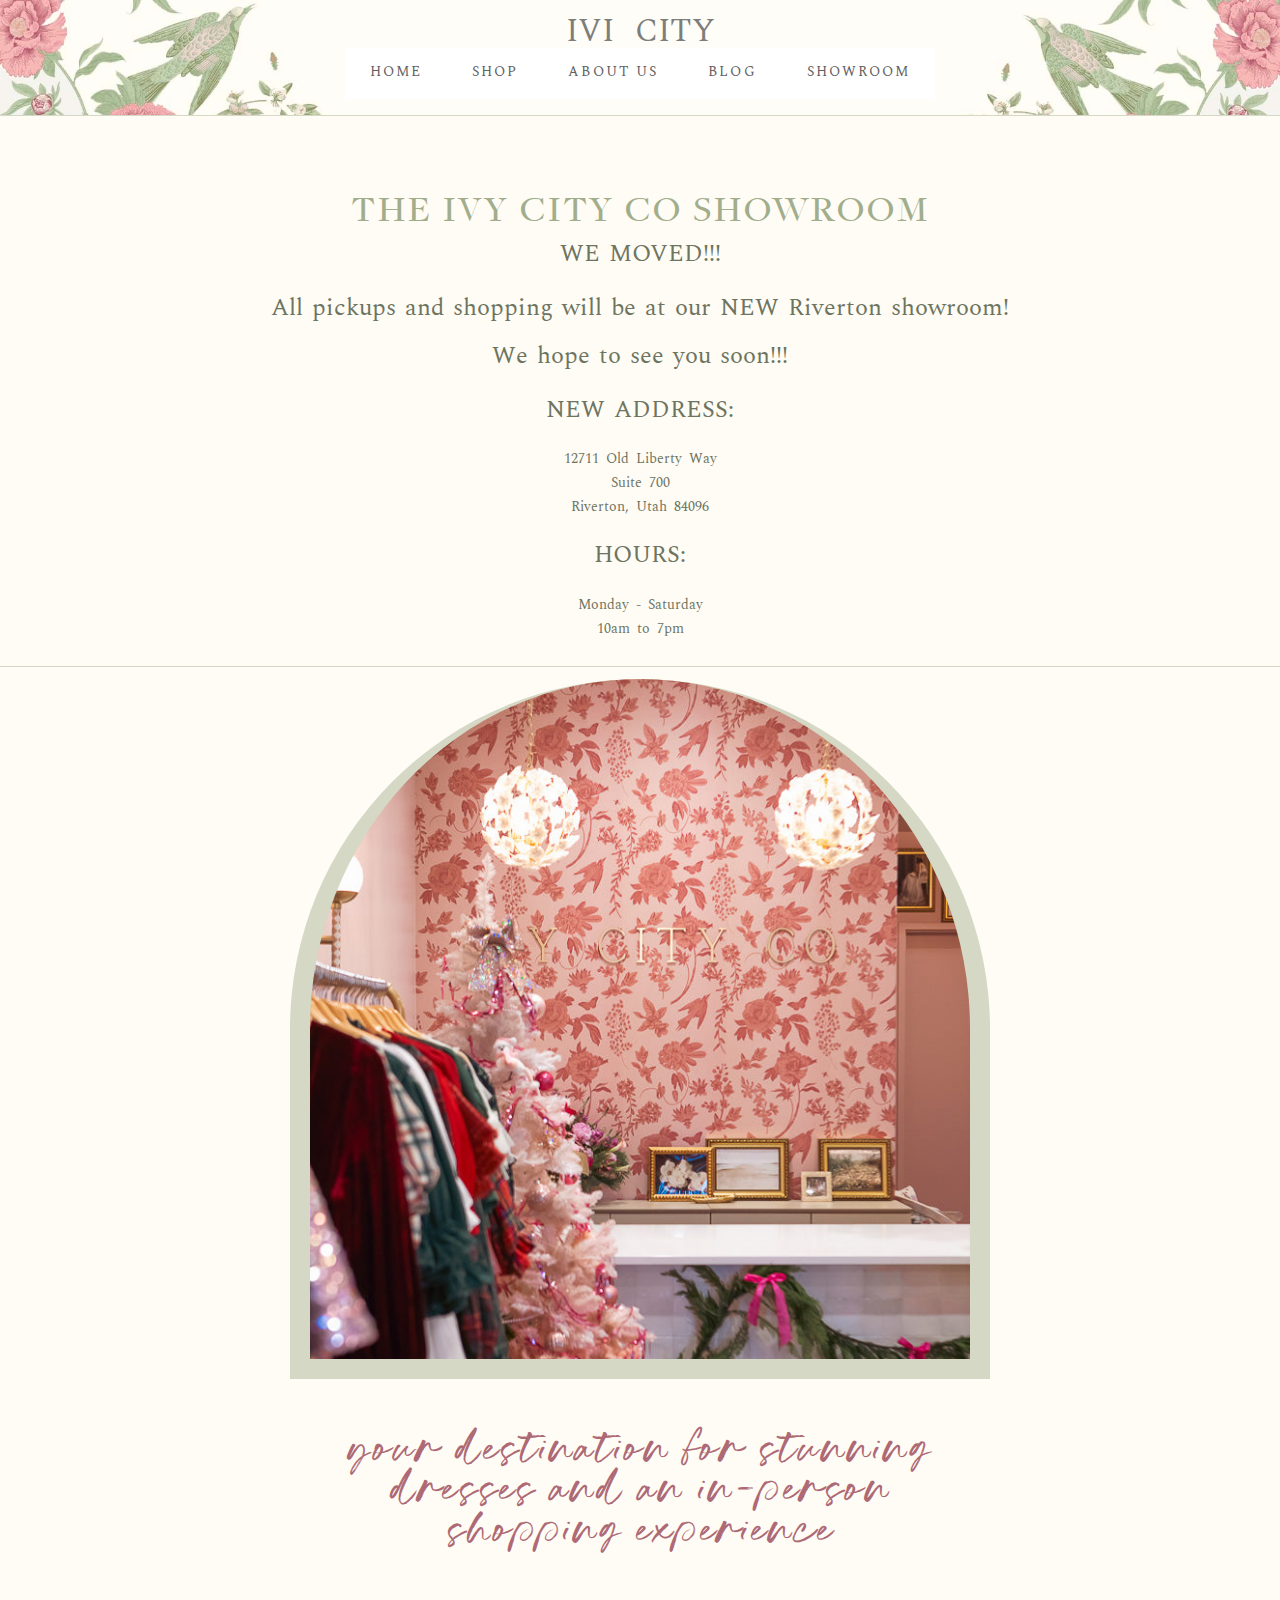
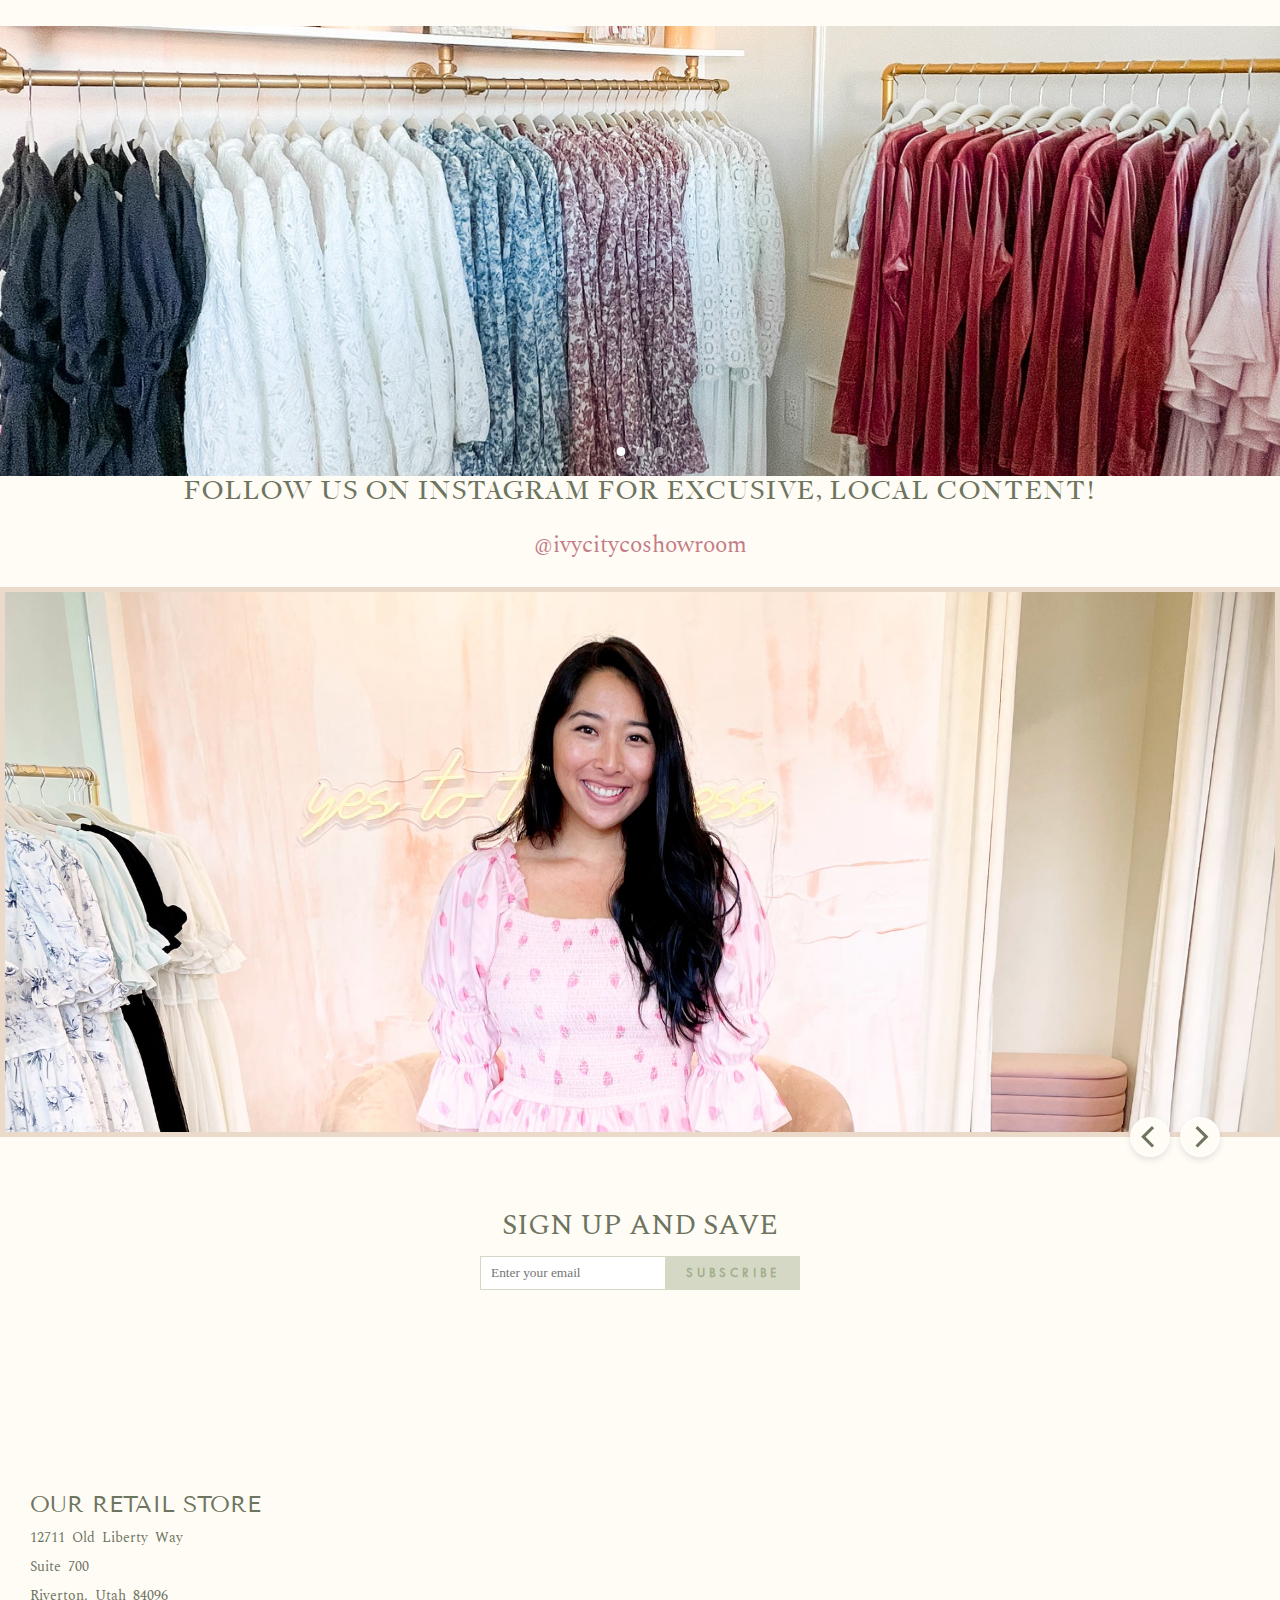
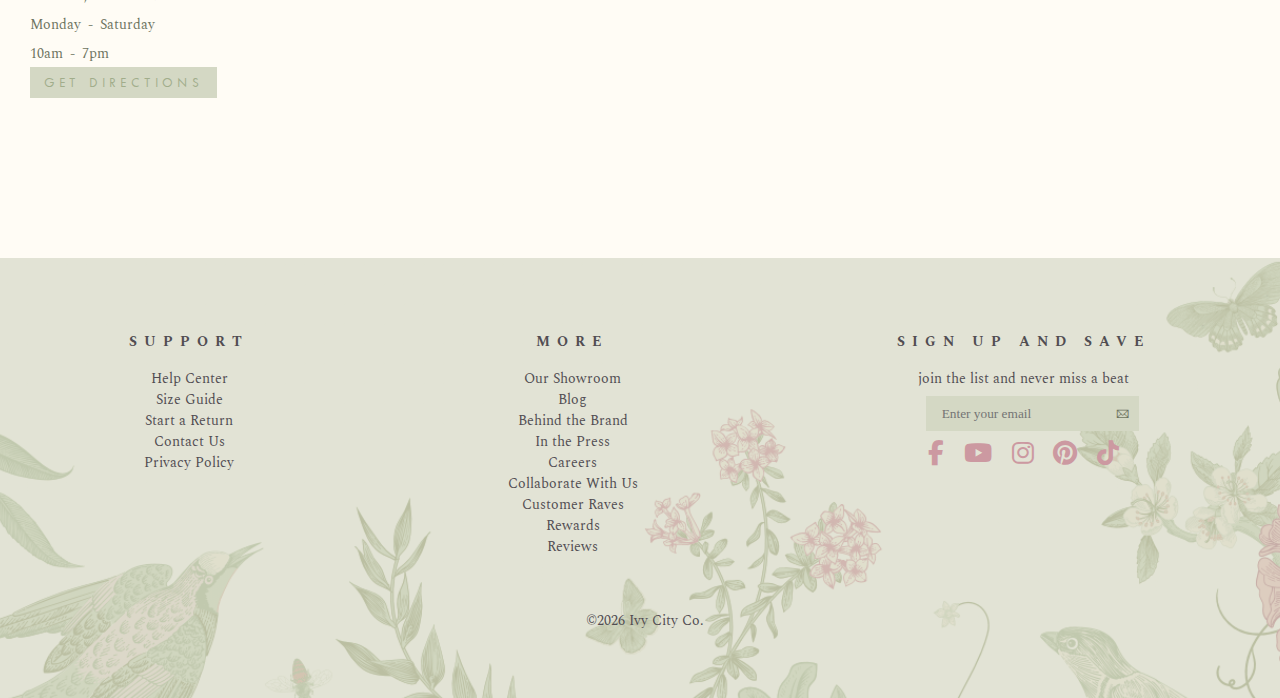
<file: showrooms.html>
<!DOCTYPE html>
<html lang="en">

<head>
    <meta charset="UTF-8">
    <meta http-equiv="X-UA-Compatible" content="IE=edge">
    <meta name="viewport" content="width=device-width, initial-scale=1.0">
    <link rel="stylesheet" href="style.css">
    <link rel="stylesheet" href="https://cdnjs.cloudflare.com/ajax/libs/font-awesome/6.4.0/css/all.min.css">
    <link rel="stylesheet" href="libs/glidejs/glide.core.min.css">
    <link rel="stylesheet" href="libs/glidejs/glide.theme.min.css">
    <link rel="shortcut icon" href="img/favicon-28_61293ab7-d6dd-4270-b374-10f68f81190b_32x32.png">
    <title>SiteWeb-4</title>
</head>

<body>
    <div class="wrapper">

        <header id="site-header">
            <div class="container">
                <div class="header-body">
                    <div class="header__brand">
                        <div class="header__burger">
                            <span></span>
                        </div>
                        <a href="index.html" class="header__logo">
                            <div class="main__logo">
                                Ivi City
                            </div>
                            <div class="inner_logo">
                                co.
                            </div>
                        </a>
                        <div class="header__search"></div>
                    </div>
                    <div class="header__menu">
                        <nav class="menu__nav">
                            <ul class="menu__list">
                                <li class="close__menu__body">
                                    <div class="close__menu__button">
                                        <span></span>
                                    </div>
                                </li>
                                <li>
                                    <a href="index.html" class="menu__link">Home</a>
                                </li>
                                <li>
                                    <a href="shop.html" class="menu__link">Shop</a>
                                </li>
                                <li>
                                    <a href="about-us.html" class="menu__link">About us</a>
                                </li>
                                <li>
                                    <a href="blog.html" class="menu__link">Blog</a>
                                </li>
                                <li>
                                    <a href="showrooms.html" class="menu__link">Showroom</a>
                                </li>
                            </ul>
                        </nav>
                    </div>
                </div>
            </div>
        </header>

        <main class="main-content">
            <section id="section-showrooms">
                <div class="section-showrooms-text-block">
                    <div class="showrooms-divider">
                        <div class="container">
                            <h2>The Ivy City Co Showroom</h2>
                        </div>
                    </div>
                    <div class="showrooms-block">
                        <div class="container">
                            <p class="large-text">WE MOVED!!!</p>
                        </div>
                    </div>
                    <div class="showrooms-block">
                        <div class="container">
                            <p class="large-text">All pickups and shopping will be at our NEW Riverton showroom!</p>
                            <p class="large-text">We hope to see you soon!!!</p>
                        </div>
                    </div>
                    <div class="showrooms-block">
                        <div class="container">
                            <p class="large-text">NEW ADDRESS:</p>
                        </div>
                    </div>
                    <div class="showrooms-block">
                        <div class="container">
                            <p>12711 Old Liberty Way</p>
                            <p>Suite 700</p>
                            <p>Riverton, Utah 84096</p>
                        </div>
                    </div>
                    <div class="showrooms-block">
                        <div class="container">
                            <p class="large-text">HOURS:</p>
                        </div>
                    </div>
                    <div class="showrooms-block">
                        <div class="container">
                            <p>Monday - Saturday</p>
                            <p>10am to 7pm</p>
                        </div>
                    </div>
                </div>

                <div class="section-showrooms-image-block">
                    <div class="showrooms-divider">
                        <div class="container">
                            <div class="section-showrooms-image-block-row">
                                <div class="showrooms-wrapper-image">
                                    <img src="img/showroom_-2.jpg" class="showrooms-row__image" alt="">
                                </div>
                                <div>
                                    <h2>your destination for stunning dresses and an in-person shopping experience</h2>
                                </div>
                            </div>
                        </div>
                    </div>
                </div>

                <div class="section-showrooms-first-slider">
                    <div class="glide glide-showrooms-first-slider">
                        <div class="glide__track" data-glide-el="track">
                            <ul class="glide__slides">
                                <li class="glide__slide">
                                    <div class="showrooms-first-slider-item">
                                        <div class="showrooms-first-slider-item-img">
                                            <img src="img/IVYCITY-SHOWROOM-3172_fd9aef8b-f1f9-4f52-8ff2-007a89dd8feb.jpg"
                                                alt="">
                                        </div>
                                        <div class="showrooms-first-slider-item-text-content">
                                            <div class="showrooms-first-slider-item-title"> all the <br> possibilities
                                            </div>
                                        </div>
                                    </div>
                                </li>
                                <li class="glide__slide">
                                    <div class="showrooms-first-slider-item">
                                        <div class="showrooms-first-slider-item-img">
                                            <img src="img/IVYCITY-SHOWROOM-3170_7d03da5a-828a-4f9c-8e80-7bbb1930d271.jpg"
                                                alt="">
                                        </div>
                                    </div>
                                </li>
                                <li class="glide__slide">
                                    <div class="showrooms-first-slider-item">
                                        <div class="showrooms-first-slider-item-img">
                                            <img src="img/IVYCITY-SHOWROOM-1.jpg" alt="">
                                        </div>
                                    </div>
                                </li>
                            </ul>
                        </div>
                        <div class="glide__bullets" data-glide-el="controls[nav]">
                            <button class="glide__bullet" data-glide-dir="=0"></button>
                            <button class="glide__bullet" data-glide-dir="=1"></button>
                            <button class="glide__bullet" data-glide-dir="=2"></button>
                        </div>
                    </div>
                </div>

                <div class="section-showrooms-instagram-promo">
                    <div class="container">
                        <div class="showrooms-block">
                            <h2>Follow us on Instagram for excusive, local content!</h2>
                        </div>
                        <div class="showrooms-block">
                            <p>@ivycitycoshowroom</p>
                        </div>
                    </div>
                </div>

                <div class="section-showrooms-second-slider">
                    <div class="glide glide-showrooms-second-slider">
                        <div class="glide__track" data-glide-el="track">
                            <ul class="glide__slides">
                                <li class="glide__slide">
                                    <div class="showrooms-second-slider-item">
                                        <div class="showrooms-second-slider-item-img">
                                            <img style="object-position: 45% 20%;"
                                                src="img/CUSTOMER-26_c6100127-822a-4d25-8570-b317f1f93a71.jpg" alt="">
                                        </div>
                                    </div>
                                </li>
                                <li class="glide__slide">
                                    <div class="showrooms-second-slider-item">
                                        <div class="showrooms-second-slider-item-img">
                                            <img style="object-position: 58% 29%;"
                                                src="img/CUSTOMER-19_427e267c-1a6d-4085-a720-ce42d1632098.jpg" alt="">
                                        </div>
                                    </div>
                                </li>
                                <li class="glide__slide">
                                    <div class="showrooms-second-slider-item">
                                        <div class="showrooms-second-slider-item-img">
                                            <img style="object-position: 48% 29%;"
                                                src="img/CUSTOMER-01_8bf6ce27-8b7a-422a-81a2-c2cf29a292d4.jpg" alt="">
                                        </div>
                                    </div>
                                </li>
                                <li class="glide__slide">
                                    <div class="showrooms-second-slider-item">
                                        <div class="showrooms-second-slider-item-img">
                                            <img style="object-position: 44% 33%;"
                                                src="img/CUSTOMER-12_2b7317ae-2fcf-402c-8f2b-001e6733bf83.jpg" alt="">
                                        </div>
                                    </div>
                                </li>
                                <li class="glide__slide">
                                    <div class="showrooms-second-slider-item">
                                        <div class="showrooms-second-slider-item-img">
                                            <img style="object-position: 52% 31%;"
                                                src="img/CUSTOMER-20_71f13598-9f1d-4132-b8eb-6c08124b5272.jpg" alt="">
                                        </div>
                                    </div>
                                </li>
                            </ul>
                        </div>
                        <div class="glide__arrows" data-glide-el="controls">
                            <button class="glide__arrow glide__arrow--left" data-glide-dir="<">
                                <svg class="flickity-button-icon" viewBox="0 0 100 100">
                                    <path d="M 10,50 L 60,100 L 70,90 L 30,50  L 70,10 L 60,0 Z" class="arrow"></path>
                                </svg>
                            </button>
                            <button class="glide__arrow glide__arrow--right" data-glide-dir=">">
                                <svg class="flickity-button-icon" viewBox="0 0 100 100">
                                    <path d="M 10,50 L 60,100 L 70,90 L 30,50  L 70,10 L 60,0 Z" class="arrow"
                                        transform="translate(100, 100) rotate(180) "></path>
                                </svg>
                            </button>
                        </div>
                    </div>
                </div>

                <div class="newsletter-section">
                    <div class="container">
                        <div class="newsletter-block">
                            <h2>Sign up and save</h2>
                        </div>
                        <div class="newsletter-block newsletter-form-block">
                            <form action="#" class="newsletter-form" name="newsletterForm">
                                <input type="email" name="newsletterEmail" class="newsletter-email"
                                    placeholder="Enter your email">
                                <label for="email"></label>
                                <button type="submit" name="newsletterSubmit" class="newsletter-submit">
                                    <span class="submit-large">Subscribe</span>
                                    <span class="submit-small">
                                        <svg aria-hidden="true" focusable="false" role="presentation"
                                            class="icon icon--wide icon-arrow-right" viewBox="0 0 50 15">
                                            <title>icon-right-arrow</title>
                                            <path d="M0 9.63V5.38h35V0l15 7.5L35 15V9.63Z"></path>
                                        </svg>
                                    </span>
                                </button>
                                <label for="submit"></label>
                            </form>
                        </div>
                    </div>
                </div>

                <div class="section-map">
                    <div class="container">
                        <div class="section-map-wrapper">
                            <div class="section-map-content">
                                <h3>Our retail store</h3>
                                <p>12711 Old Liberty Way</p>
                                <p>Suite 700</p>
                                <p>Riverton, Utah 84096</p>
                                <p>Monday - Saturday</p>
                                <p>10am - 7pm</p>
                                <a target="_blank"
                                    href="https://maps.google.com/?daddr=12711%20Old%20Liberty%20Way,%20Suite%20700,%20Riverton,%20Utah%2084096">Get
                                    directions</a>
                            </div>
                            <div class="section-map-iframe">
                                <iframe
                                    src="https://www.google.com/maps/embed?pb=!1m18!1m12!1m3!1d3032.9481873143855!2d-111.98967605343265!3d40.520636291050266!2m3!1f0!2f0!3f0!3m2!1i1024!2i768!4f13.1!3m3!1m2!1s0x87528452a8c6c91d%3A0xe53764f2351349a4!2zMTI3MTEgT2xkIExpYmVydHkgV2F5LCBSaXZlcnRvbiwgVVQgODQwOTYsINCh0KjQkA!5e0!3m2!1sru!2s!4v1705063055419!5m2!1sru!2s"
                                    width="600" height="450" style="border:0;" allowfullscreen="" loading="lazy"
                                    referrerpolicy="no-referrer-when-downgrade"></iframe>
                            </div>
                        </div>
                    </div>
                </div>
            </section>
        </main>

        <footer class="footer-section">
            <div class="footer-body">
                <div class="footer-item">
                    <div class="container">
                        <div class="footer-links">
                            <div class="footer-link">
                                <div class="collapsible-trigger">
                                    <h2 class="anchor-link">Support</h2>
                                    <svg aria-hidden="true" focusable="false" role="presentation"
                                        class="icon icon--wide icon-chevron-down" viewBox="0 0 28 16">
                                        <path d="m1.57 1.59 12.76 12.77L27.1 1.59" stroke-width="2" stroke="#000"
                                            fill="none"></path>
                                    </svg>
                                </div>
                                <div class="footer-collapsible">
                                    <ul>
                                        <li>
                                            <a href="#">Help Center</a>
                                        </li>
                                        <li>
                                            <a href="#">Size Guide</a>
                                        </li>
                                        <li>
                                            <a href="#">Start a Return</a>
                                        </li>
                                        <li>
                                            <a href="#">Contact Us</a>
                                        </li>
                                        <li>
                                            <a href="#">Privacy Policy</a>
                                        </li>
                                    </ul>
                                </div>
                            </div>
                            <div class="footer-link">
                                <div class="collapsible-trigger">
                                    <h2 class="anchor-link">More</h2>
                                    <svg aria-hidden="true" focusable="false" role="presentation"
                                        class="icon icon--wide icon-chevron-down" viewBox="0 0 28 16">
                                        <path d="m1.57 1.59 12.76 12.77L27.1 1.59" stroke-width="2" stroke="#000"
                                            fill="none"></path>
                                    </svg>
                                </div>
                                <div class="footer-collapsible">
                                    <ul>
                                        <li>
                                            <a href="#">Our Showroom</a>
                                        </li>
                                        <li>
                                            <a href="#">Blog</a>
                                        </li>
                                        <li>
                                            <a href="#">Behind the Brand</a>
                                        </li>
                                        <li>
                                            <a href="#">In the Press</a>
                                        </li>
                                        <li>
                                            <a href="#">Careers</a>
                                        </li>
                                        <li>
                                            <a href="#">Collaborate With Us</a>
                                        </li>
                                        <li>
                                            <a href="#">Customer Raves</a>
                                        </li>
                                        <li>
                                            <a href="#">Rewards</a>
                                        </li>
                                        <li>
                                            <a href="#">Reviews</a>
                                        </li>
                                    </ul>
                                </div>
                            </div>
                            <div class="footer-link">
                                <div class="collapsible-trigger">
                                    <h2 class="anchor-link">Sign up and save</h2>
                                    <svg aria-hidden="true" focusable="false" role="presentation"
                                        class="icon icon--wide icon-chevron-down" viewBox="0 0 28 16">
                                        <path d="m1.57 1.59 12.76 12.77L27.1 1.59" stroke-width="2" stroke="#000"
                                            fill="none"></path>
                                    </svg>
                                </div>
                                <div class="footer-collapsible">
                                    <p>join the list and never miss a beat</p>
                                    <form action="#" name="footerForm" class="footer-form">
                                        <input type="email" name="email" class="footer-form-email" required
                                            placeholder="Enter your email">
                                        <button type="submit" name="submit" class="footer-form-submit">🖂</button>
                                    </form>
                                    <div class="footer-social-body">
                                        <a href="#">
                                            <i class="fa-brands fa-facebook-f"></i>
                                        </a>
                                        <a href="#">
                                            <i class="fa-brands fa-youtube"></i>
                                        </a>
                                        <a href="#">
                                            <i class="fa-brands fa-instagram"></i>
                                        </a>
                                        <a href="#">
                                            <i class="fa-brands fa-pinterest"></i>
                                        </a>
                                        <a href="#">
                                            <i class="fa-brands fa-tiktok"></i>
                                        </a>
                                    </div>
                                </div>
                            </div>
                        </div>
                    </div>
                </div>
                <div class="footer-item">
                    <div class="container">
                        <div class="footer-copyright">
                            ©<span></span> Ivy City Co.
                        </div>
                    </div>
                </div>
            </div>
        </footer>


    </div>

    <script src="libs/glidejs/glide.min.js"></script>
    <script src="script.js"></script>
</body>

</html>
</file>
<file: style.css>
@import url('https://fonts.googleapis.com/css2?family=Spectral&display=swap');

@font-face {
    font-family: 'Fiona-Regular';
    src: url('fonts/Fiona-Regular.woff2') format('woff2');
}

@font-face {
    font-family: 'Arquitecta-Book';
    src: url('fonts/Arquitecta-Book.woff2') format('woff2');
}

@font-face {
    font-family: 'Tenor Sans';
    src: url('fonts/Tenor-Sans.woff2') format('woff2');
}

@font-face {
    font-family: 'Twentieth Century';
    src: url('fonts/Twentieth-Century.woff2') format('woff2');
}

@font-face {
    font-family: 'GalerieLaMess';
    src: url('fonts/Galerielamess-regular.woff2') format('woff2');
}

@font-face {
    font-family: 'Proximanova';
    src: url('fonts/Proximanova-regular.woff2') format('woff2');
}

@font-face {
    font-family: 'FreightBigPro';
    src: url('fonts/FreightBigPro.woff2') format('woff2');
}


* {
    padding: 0;
    margin: 0;
    border: 0;
}

*,
*:before,
*:after {
    -moz-box-sizing: border-box;
    -webkit-box-sizing: border-box;
    box-sizing: border-box;
}

:focus,
:active {
    outline: none;
}

a:focus,
a:active {
    outline: none;
}

nav,
footer,
header,
aside {
    display: block;
}

html,
body {
    height: 100%;
    width: 100%;
    font-size: 100%;
    line-height: 1;
    font-size: 14px;
    -ms-text-size-adjust: 100%;
    -moz-text-size-adjust: 100%;
    -webkit-text-size-adjust: 100%;
}

input,
button,
textarea {
    font-family: inherit;
}

input::-ms-clear {
    display: none;
}

button {
    cursor: pointer;
}

button::-moz-focus-inner {
    padding: 0;
    border: 0;
}

a,
a:visited {
    text-decoration: none;
}

a:hover {
    text-decoration: none;
}

ul li {
    list-style: none;
}

img {
    vertical-align: top;
}

h1,
h2,
h3,
h4,
h5,
h6 {
    font-family: "Fiona-Regular", sans-serif;
    font-weight: 400;
    font-size: inherit;
    text-align: center;
    margin: 0px 0px .3em 0px;
}

body {
    background: #fff;
    color: #514d52;
}

a,
p {
    font-family: Spectral, sans-serif;
}

p {
    margin: 0px 0px 10px 0px;
}

a {
    color: #343531;
}





.wrapper {
    margin: 0px auto;
    height: 100%;
    display: flex;
    flex-direction: column;
}

.disable-scoll {
    overflow: hidden;
}

.container {
    max-width: 97rem;
    margin: 0 auto;
}

#site-header {
    padding: 16px 0;
    background-image: url('img/background_banner.jpg');
    background-size: cover;
    background-position: center;
}

.header-body {
    display: flex;
    flex-direction: column;
    align-items: center;
}

.header-body-scroll {
    position: fixed;
    z-index: 999;
    top: 0;
    left: 0;
    width: 100%;
    background: url('img/background_banner.jpg');
    background-size: cover;
    background-position: center;
    flex-direction: row;
    justify-content: space-around;
}

.header__brand {
    display: flex;
    align-items: center;
    justify-content: space-between;
}

.header__burger {
    position: relative;
    width: 35px;
    height: 35px;
    cursor: pointer;
    display: none;
}

.header__burger span {
    display: block;
    width: 35px;
    height: 3px;
    border-radius: 3px;
    background: #6d745f;
}

.header__burger span::before,
.header__burger span::after {
    content: '';
    position: absolute;
    width: 35px;
    height: 3px;
    border-radius: 3px;
    background: #6d745f;
}

.header__burger span::before {
    transform: translateY(-15px);
}

.header__burger span::after {
    transform: translateY(15px);
}

.header__logo {
    position: relative;
    display: block;
    padding: 0 20px;
}

.main__logo {
    text-transform: uppercase;
    color: #7d7d7a;
    word-spacing: 13px;
    font-size: calc(25px + 10 * ((100vw - 320px) / (1730 - 320)));
}

.inner_logo {
    position: absolute;
    bottom: 10%;
    right: 0;
    z-index: -1;
    font-size: .5em;
    text-transform: none;
    letter-spacing: 2px;
    color: #6a6b66;
    width: 40px;
    padding: 0px 0px 0px 15px;
    background: #fbf2f0;
}

.header__menu {}

.menu__nav {}

.menu__list {
    display: flex;
    align-items: center;
    text-align: center;
    background: #fff;
}

.menu__link {
    font-weight: 400;
    display: block;
    padding: 16px 25px 20px;
    color: #626262;
    background: #fff;
    line-height: 1.1;
    letter-spacing: .15em;
    text-transform: uppercase;
    transition: all .5s ease;
}

.menu__link:hover {
    color: #cc99a1;
}

.close__menu__body {
    display: none;
    background: #fff;
}

.close__menu__button {
    position: relative;
    width: 55px;
    height: 55px;
    display: flex;
    align-items: center;
    justify-content: center;
}

.close__menu__button span {
    width: 35px;
    height: 3px;
    border-radius: 3px;
}

.close__menu__button span::before,
.close__menu__button span::after {
    content: '';
    position: absolute;
    display: block;
    width: 35px;
    height: 3px;
    border-radius: 3px;
    background: #6d745f;
}

.close__menu__button span::before {
    transform: rotate(45deg);
}

.close__menu__button span::after {
    transform: rotate(-45deg);
}

.main-content {
    flex: 1 0 100%;
}

/* -------------------homepage-slider--------------------- */

.glide-homepage-slider {}

.homepage-slider-item {
    position: relative;
    overflow: hidden;
    height: 87vh;
    display: flex;
    align-items: center;
    justify-content: center;
}

.homepage-slider-item-img {
    position: relative;
    width: 100%;
    height: 100%;
}

.homepage-slider-item-img:before {
    content: '';
    position: absolute;
    top: 0;
    bottom: 0;
    right: 0;
    left: 0;
    z-index: 2;
    background: #000;
    opacity: 0.24;
}

.homepage-slider-item-img img {
    width: 100%;
    height: 100%;
    object-fit: cover;
}

.homepage-slider-item-text-content {
    position: absolute;
    z-index: 3;
    text-align: center;
}

.homepage-slider-item-top-subtitle {
    text-transform: uppercase;
    font-size: 1.4em;
    color: #fffcf5;
    letter-spacing: .3em;
    margin: 0px 0px 5px 0px;
    font-family: Proximanova, sans-serif;
    transition: all .5s ease;
    opacity: 0;
}

.glide__slide--active .homepage-slider-item-top-subtitle {
    animation: rise-up 1s cubic-bezier(.26, .54, .32, 1) .7s forwards;
}

.homepage-slider-item-title {
    color: #fffcf5;
    font-size: calc(39px + 40 * ((100vw - 320px) / (1730 - 320)));
    font-family: GalerieLaMess, sans-serif;
    opacity: 0;
}

.glide__slide--active .homepage-slider-item-title {
    animation: rise-up .8s cubic-bezier(.26, .54, .32, 1) .3s forwards;
}

@keyframes rise-up {

    0% {
        opacity: 1;
        transform: translateY(120%);
    }

    100% {
        opacity: 1;
        transform: translateY(0);
    }

}

.homepage-slider-item-link {
    display: inline-block;
    text-transform: uppercase;
    padding: 11px 20px;
    margin: 15px 0px 0px 0px;
    color: #F6F4EF;
    background: #ef88aa;
    letter-spacing: .3em;
    opacity: 0;
}

.glide__slide--active .homepage-slider-item-link {
    animation: fade-in 2s ease 1.3s forwards;
}

@keyframes fade-in {

    0% {
        opacity: 0;
    }

    100% {
        opacity: 1;
    }

}

.glide-homepage-slider .glide__bullet {
    margin: 0 5px;
}



/* -----------------------section-featured-product-------------------------- */

.section-featured-body {
    display: flex;
    align-items: center;
    justify-content: space-between;
}

.featured-image-wrap {
    width: 33%;
    margin: 50px 0px 0px 0px;
}

.featured-image-wrap img {
    max-height: 85vh;
    width: 100%;
    object-fit: cover;
    border: 20px solid #f9f0ef;
}

.featured-content-wrap {
    border: 50px solid #f9f0ef;
    background: #f9f0ef;
    text-align: center;
}

.product-title {
    text-transform: uppercase;
    margin: 0px 0px 12px 0px;
}

.product-title h3 {
    font-size: 40px;
    color: #504f4f;
}

.product-subtitle {
    margin: 30px 0;
    color: #514D52;
}

.product__form a {
    display: inline-block;
    margin: 30px 0px 0px 0px;
    padding: 0 3.2em;
    background: #fff;
    width: 230px;
    min-height: 3.2em;
    line-height: 3.2em;
    text-transform: uppercase;
    transition: all .5s ease;
}

.product__form a:hover {
    color: #CC99A1;
}


/* ----------------------section-featured-products-slider---------------------- */

#section-featured-products-slider {
    padding: 80px 0;
    text-align: center;
    overflow: hidden;
}

#section-featured-products-slider .container {
    position: relative;
}

#section-featured-products-slider .container::after {
    content: '';
    position: absolute;
    z-index: -1;
    top: .5em;
    right: -8em;
    width: 15.4em;
    height: 15.4em;
    background: url('img/flower_deco_2.webp') 50% 50%/contain no-repeat;
}

.section__header h2 {
    font-size: calc(72px + 16 * ((100vw - 320px) / (1730 - 320)));
    line-height: .85;
    color: #f0c7c9;
    margin: 0px 0px 2rem 0px;
    text-align: center;
}

.glide-featured-products {}

.card_media {
    position: relative;
}

.card_media::before {
    content: '';
    display: block;
    width: 100%;
    padding-top: 150%;
}

.card_media:hover .main_img {
    opacity: 0;
}

.card_media img {
    position: absolute;
    width: 100%;
    height: 100%;
    top: 0;
    bottom: 0;
    left: 0;
    right: 0;
    object-fit: contain;
    display: block;
    transition: opacity .3s ease-out;
}

.main_img {}

.second_img {}

.card_product {}

.card_details {
    margin: 20px 0px 0px 0px;
}

.card_title {
    text-transform: uppercase;
    letter-spacing: .10em;
    margin: 0px 0px .3em 0px;
}

.card_star_rating {
    opacity: .7;
}

.fa-star {
    color: #E8C7C4;
}

.card_color-swatch {
    display: flex;
    align-items: center;
    justify-content: center;
    margin: 10px 0;
}

.color-swatch-item,
.color-swatch-item img {
    display: block;
    width: 42px;
    height: 42px;
    border-radius: 50%;
    margin: 0px 10px 0px 0px;
}

.color-swatch-item:last-child {
    line-height: 42px;
    background: none;
    transition: all .3s ease;
}

.color-swatch-item:hover:last-child {
    color: #cc99a1;
}

.ls-sale-sign-wrap {
    position: absolute;
    top: 20px;
    left: 10px;
    text-align: center;
}

.ls-sale-sign-wrap span {
    content: '';
    padding: 10px;
    width: 100px;
    height: 100px;
    border-radius: 50%;
    font-size: 15px;
    font-weight: 900;
    background: #ffe3d4;
    color: #a9a8a8;
    display: flex;
    align-items: center;
    justify-content: center;
}

.ls-sale-sign-wrap span:before {
    content: '';
    padding-top: 100%;
}

.glide-featured-products .glide__arrow {
    border: none;
    box-shadow: none;
    color: #cfcfcf;
    font-size: 35px;
    transition: all .5s ease;
}

.glide-featured-products .glide__arrow--left {
    left: -1.1em;
}

.glide-featured-products .glide__arrow--right {
    right: -1.1em;
}

.glide-featured-products .glide__arrow--left:hover,
.glide-featured-products .glide__arrow--right:hover {
    color: #131313;
}

.glide-featured-products .glide__bullets {
    bottom: -1.5em;
}

.glide-featured-products .glide__bullet,
.glide-featured-products .glide__bullet:hover,
.glide-featured-products .glide__bullet:focus {
    background: #d5dfe9;
    border: none;
}

.glide-featured-products .glide__bullets .glide__bullet--active {
    background: #575757;
}











/* ---------------------------most-popular-------------------------- */

#most-popular {
    padding: 80px 0;
}

.ls-box-title {
    font-size: calc(1.675rem + 3.825vw);
    color: #f0c7c9;
    margin-bottom: calc(1.525rem + 2.475vw);
}

.limespot-recommendation-box-item {
    position: relative;
}

.limespot-recommendation-box-item:hover .limespot-main_img {
    opacity: 0;
}

.limespot-recommendation-box-item:hover .button-overlay {
    opacity: 1;
    transform: translateY(-25px);
}

.ls-image-wrap {
    position: relative;
    display: flex;
    flex-direction: column;
}

.ls-image-wrap:before {
    content: '';
    display: block;
    width: 100%;
    padding-top: 150%;
}

.ls-image-wrap img {
    flex: 1 1 492px;
    position: absolute;
    width: 100%;
    height: 100%;
    top: 0;
    bottom: 0;
    left: 0;
    right: 0;
    transition: opacity .3s ease-out;
}

.limespot-second_img {}

.limespot-main_img {}

.ls-info-wrap {
    display: flex;
    flex-direction: column;
    justify-content: flex-start;
    text-align: center;
}

.ls-title {
    text-transform: uppercase;
    font-size: .8rem;
    font-weight: 300;
    letter-spacing: .10em;
    padding: 10px 0px 0px 0px;
    margin: 0px 0px .3em 0px;
}

.ls-price-wrap {}

.ls-original-price {
    margin: 0px 5px 0px 0px;
    text-decoration: line-through;
}

.ls-price {}

.button-overlay {
    text-align: center;
    background: #cc99a1;
    color: #fff;
    border: thin solid #444;
    padding: .7em .9em;
    opacity: 0;
    display: inline-block;
    cursor: pointer;
    position: absolute;
    z-index: 55;
    bottom: 20%;
    left: 30%;
    transition: all .5s ease-out;
}

.button-overlay:hover {
    background: #c78f97;
}

.glide-most-popular {
    position: relative;
}

.glide-most-popular::before {
    content: '';
    position: absolute;
    bottom: -2em;
    left: -7em;
    z-index: -1;
    width: 13.7em;
    height: 20.6em;
    background: url('img/flower_deco_1.png') 50% 50%/contain no-repeat;
}

.glide-most-popular .glide__arrow {
    background: hsla(0, 0%, 94%, .5);
    color: #808080;
    transition: all .5s ease;
}

.glide-most-popular .glide__arrow i {
    font-size: 35px;
}

.glide-most-popular .glide__arrow--left {
    left: 0;
}

.glide-most-popular:hover .glide__arrow--left {
    left: -4em;
}

.glide-most-popular .glide__arrow--right {
    right: 0;
}

.glide-most-popular:hover .glide__arrow--right {
    right: -4em;
}



/*-----------------------------section-text-block------------------------------*/

#section-text-block {
    padding: 80px 0;
}

#section-text-block .container {
    max-width: 69rem;
}

.text-block-content {
    font-size: calc(25px + 10 * ((100vw - 320px) / (1730 - 320)));
    font-weight: 200;
    padding: 16px;
    line-height: 1.5;
    text-align: center;
}


/*----------------------------featured-collection-----------------------------*/

#featured-collection {
    position: relative;
    padding: 5rem 0;
}

.lazyloaded {
    position: absolute;
    z-index: -1;
    top: 0;
    left: 0;
    width: 100%;
    height: 85%;
    background: url(img/Bitmap_848x.png);
    background-size: 20%;
    background-position: top left;
}

.featured-collection-body {
    display: flex;
    flex-wrap: wrap;
    align-items: center;
    justify-content: space-around;
}

.featured-collection-item {
    flex: 0 0 32%;
    margin: 0px 0px 10px 0px;
}

.media-content {
    position: relative;
}

.media-content::before {
    content: '';
    position: relative;
    z-index: 3;
    padding-top: 125%;
    display: block;
    background-color: #9c836f40;
    cursor: pointer;
}

.media-content img {
    position: absolute;
    z-index: 2;
    top: 0;
    bottom: 0;
    left: 0;
    right: 0;
    width: 100%;
    height: 100%;
    object-fit: cover;
}

.featured-collection-item figcaption {
    position: absolute;
    z-index: 3;
    top: 40%;
    left: 50%;
    transform: translate(-50%, -50%);
    display: flex;
    flex-direction: column;
    align-items: center;
    justify-content: center;
    color: #fff;
    cursor: pointer;
}

.heading {
    font-size: calc(37px + 43 * ((100vw - 320px) / (1730 - 320)));
    margin: 0px 0px .3em 0px;
}

.featured-collection-item figcaption a {
    color: #fff;
    font-weight: bold;
    text-transform: uppercase;
    border-color: #fff;
    border-bottom: 1px solid;
}


/*--------------------------------you-may-like-----------------------------------*/

#you-may-like {}

.you-may-like {
    position: relative;
}

.you-may-like .glide__arrow {
    background: hsla(0, 0%, 94%, .5);
    color: #808080;
    transition: all .5s ease;
}

.you-may-like .glide__arrow i {
    font-size: 35px;
}

.you-may-like .glide__arrow--left {
    left: 0;
}

.you-may-like:hover .glide__arrow--left {
    left: -4em;
}

.you-may-like .glide__arrow--right {
    right: 0;
}

.you-may-like:hover .glide__arrow--right {
    right: -4em;
}



/*--------------------------------section-ig-feed----------------------------------*/

#section-ig-feed {
    padding: 80px 0px 0px 0px;
}

.fs-timeline {
    display: flex;
    flex-wrap: wrap;
    align-items: center;
    justify-content: space-around;
}

.fs-entry-container {
    position: relative;
    flex: 0 0 24.5%;
    margin: 0px 0px .5% 0px;
    display: flex;
    align-items: center;
    justify-content: center;
    cursor: pointer;
    transition: all .5s ease;
}

.fs-entry-container::before {
    content: '';
    position: relative;
    z-index: 2;
    display: block;
    width: 100%;
    height: 100%;
    padding-top: 100%;
    opacity: 0;
    background: rgba(0, 0, 0, 0.21);
    transition: all .5s ease;
}

.fs-entry-container:hover::before {
    opacity: 1;
}

.fs-entry-container i {
    position: absolute;
    z-index: 3;
    color: #fff;
    font-size: 18pt;
    opacity: 0;
    transition: all .5s ease;
}

.fs-entry-container:hover i {
    opacity: 1;
}

.fs-entry-container img {
    position: absolute;
    top: 0;
    bottom: 0;
    left: 0;
    right: 0;
    width: 100%;
    height: 100%;
    object-fit: cover;
    object-position: center;
}




/*-----------------------------------behind-the-brand--------------------------------------*/

#behind-the-brand {
    padding: 80px 0;
    position: relative;
    overflow: hidden;
}

#behind-the-brand::before {
    content: '';
    position: absolute;
    top: 24%;
    left: -.5rem;
    z-index: -1;
    font-size: 15rem;
    min-width: 0vw;
    width: 1.37em;
    height: 1.15em;
    background: url('img/flower_deco_3.png') 50% 50%/contain no-repeat;
}

.content__main {
    position: relative;
}

#behind-the-brand h2 {
    font-size: calc(39px + 49 * ((100vw - 320px) / (1730 - 320)));
    color: #504f4f;
}

.behind-the-brand-main-img {
    position: relative;
    max-width: 65rem;
    margin: 0px auto;
    cursor: pointer;
    font-size: 22rem;
}

.behind-the-brand-main-img::before {
    content: '';
    display: block;
    width: 100%;
    padding-top: 100%;
}

.behind-the-brand-main-img::after {
    content: '';
    position: absolute;
    top: 2rem;
    bottom: -2rem;
    left: -3rem;
    right: 3rem;
    z-index: -1;
    border-top-left-radius: 50%;
    border-top-right-radius: 50%;
    display: block;
    width: 100%;
    height: 100%;
    max-width: calc(100% - 3rem);
    margin: 0px auto 0px auto;
    background: #f9f1f0;
}

.behind-the-brand-main-img img {
    position: absolute;
    top: 0;
    bottom: 0;
    left: 0;
    right: 0;
    object-fit: cover;
    object-position: center;
    border-top-left-radius: 50%;
    border-top-right-radius: 50%;
    width: 100%;
    height: 100%;
    max-width: calc(100% - 3rem);
    margin: 0px auto 0px auto;
}

.deco {
    position: relative;
}

.deco::after {
    content: '';
    position: absolute;
    bottom: .5em;
    right: .1em;
    background: url('img/flower_deco_4.png') 50% 50%/cover no-repeat;
    font-size: 22rem;
    width: .92em;
    height: 2.3em;
}

.aside {
    position: absolute;
    top: 45%;
    right: 0;
    display: block;
    text-transform: uppercase;
    transform: translate(49%) rotate(-90deg);
    font-family: Spectral, sans-serif;
    letter-spacing: .25em;
    border-bottom: 1px solid #f0c7c9;
    padding: 0px 0px 8px 0px;
}



/* -----------------------------section-showroom----------------------------- */

#section-showroom {}

.section-showroom-body {}

.section-showroom-body .section__header {
    padding: 40px 0;
}

.section-showroom-item {}

.section-showroom-content {
    display: flex;
    flex-wrap: wrap;
    justify-content: space-around;
}

.section-showroom-content-item {
    flex: 0 0 19%;
    margin: 0px 0px 10px 0px;
}

.section-showroom-content-item img {
    width: 100%;
    height: auto;
    object-fit: contain;
}

.section-showroom-join {
    padding: 20px;
}

.section-showroom-join h5 {
    font-size: 3rem;
    color: #504f4f;
    margin: 0px 0px 15px 0px;
}

.section-showroom-join p {
    text-align: center;
}

.section-showroom-join a {
    font-weight: bold;
}





/* ----------------------section-advantages----------------------- */

#section-advantages {
    margin: 50px 0;
    padding: 80px 0;
    background: #f9f0ef;
}

.advantages-body {
    display: flex;
    flex-wrap: wrap;
    justify-content: space-around;
}

.advantages-item {
    text-align: center;
    padding: 1rem;
    text-transform: uppercase;
    max-width: 20em;
}

.advantages-image {
    margin: 0px 0px 1.5rem 0px;
}

.advantages-item h6 {
    font-family: Arquitecta-Book, sans-serif;
    letter-spacing: .2em;
}


/* --------------------footer------------------------ */

.footer-section {
    padding: 5rem 0;
    background-image: url('img/output-onlinepngtools_6.png');
    background-position: 50% 100%;
    background-color: #d4d8c4;
}

.footer-body {}

.email-signup-section {
    background: #d0958d;
    font-family: Spectral, sans-serif;
    padding: 20px 0;
    margin-bottom: calc(1.625rem + 3.375vw);
}

.email-signup-body {
    display: flex;
    align-items: center;
    justify-content: space-between;
    padding: 0 10px;
}

.section-label {
    font-size: 1.4625em;
    color: #504f4f;
    text-transform: uppercase;
    font-weight: 700;
}

.email-form-open {
    color: #fff;
    text-transform: uppercase;
    padding: 15px 20px;
    background: #f0c7c9;
}

.footer-links {
    display: flex;
    align-items: flex-start;
    justify-content: space-around;
    margin: 0px 0px 32px 0px;
}

.footer-links ul {
    margin: 0px 0px 2rem 0px;
}

.footer-link {
    overflow: hidden;
    text-align: center;
}

.collapsible-trigger {
    position: relative;
}

.footer-form {
    display: flex;
    justify-content: center;
    margin: 0px 0px 10px 17px;
}

.footer-form-email {
    padding: 0px 0px 0px 16px;
    height: 35px;
    background: rgb(212, 216, 196);
}

.footer-form-submit {
    background: rgb(212, 216, 196);
    color: rgb(109, 116, 95);
    padding: 0 10px;
}

.error {
    margin: 10px 0;
}

.footer-link .anchor-link {
    font-family: Spectral, serif;
    text-transform: uppercase;
    font-weight: bold;
    cursor: default;
    letter-spacing: .5em;
    margin: 0px 0px 16px 0px;
    padding: 7px 0;
}

.icon-chevron-down {
    display: none;
}

.footer-link a {
    display: block;
    color: #514d52;
    margin: 0px 0px .5em 0px;
}

.footer-link li a:hover {
    color: #cc99a1;
}

.footer-social-section {
    margin: 32px 0;
}

.footer-social-body {
    display: flex;
    justify-content: center;
}

.footer-social-body a {
    margin: 0 .7em;
}

.footer-section .fa-brands {
    color: #cc99a1;
    font-size: 25px;
}

.footer-copyright {
    font-family: Spectral, sans-serif;
    padding: 0px 0px 0px 10px;
    text-align: center;
}



/* -------------------------blog-------------------------- */

.blog {
    padding: 75px 0;
}

.section_header-title {
    font-family: "Tenor Sans", sans-serif;
    font-size: calc(30px + 6 * ((100vw - 320px) / (1730 - 320)));
    text-transform: uppercase;
    margin: 0px 0px 50px 0px;
}

.blog-items {
    display: flex;
    flex-wrap: wrap;
    margin: 0px 0px 0px 22px;
}

.blog-item {
    flex: 0 0 33.33333%;
    padding: 0px 22px 0px 0px;
}

.blog-item-article-img {
    position: relative;
    padding: 0px 0px 75% 0px;
    margin: 0px 0px 20px 0px;
}

.blog-item-article-img img {
    position: absolute;
    top: 0;
    left: 0;
    width: 100%;
    height: 100%;
    object-fit: cover;
}

.blog-item-article-title {
    font-size: 20px;
    text-align: center;
    margin: 0px 0px 30px 0px;
    padding: 0px 0px 0px 17px;
}

.blog-item-article-title a {
    font-family: "Twentieth Century", sans-serif;
    color: #6d745f;
}

.pagination {
    padding: 60px 0;
    text-align: center;
}

.pagination span {
    display: inline-block;
    vertical-align: middle;
    line-height: 1;
}

.pagination a {
    padding: 8px 12px;
    color: #6d745f;
}

.page {}

.current {
    opacity: 0.3;
}

.pagination .next a {
    width: 43px;
    margin: 0 10px;
    padding: 15px;
    background: #d4d8c4;
    display: flex;
    align-items: center;
    justify-content: center;
}

.pagination .next .icon {
    width: 13px;
    height: 14px;
    color: #a1ad8b;
}

.icon {
    fill: currentColor;
}

.icon-chevron-right {}


/* -------------------------About-us----------------------- */

#section-about-us {
    background: #fffcf5;
}

.about-us {
    color: #6d745f;
}

#section-about-us .container {
    padding: 0 17px;
}

.about-us h2 {
    text-transform: uppercase;
    font-family: FreightBigPro, sans-serif;
    font-size: calc(32px + 16 * ((100vw - 320px) / (1730 - 320)));
    letter-spacing: 2px;
    color: #6d745f;
    margin: 20px 0px;
}

.about-us-media {
    position: relative;
    overflow: hidden;
    height: 650px;
}

.about-us-media-container {
    position: absolute;
    top: 0;
    left: 0;
    width: 100%;
    height: 100%;
}

.about-us-media-container video {
    position: absolute;
    top: -100%;
    left: auto;
    width: 100%;
    height: 300%;
}

.about-us-media-text-wrap {
    position: relative;
    height: 100%;
}

.about-us-media-text-wrap .container {
    display: flex;
    align-items: end;
    width: 100%;
    height: 100%;
}

.about-us-media-text-content {}

.about-us-media-text-content h2 {
    font-family: GalerieLaMess, sans-serif;
    text-transform: lowercase;
    font-size: calc(40px + 40 * ((100vw - 320px) / (1730 - 320)));
    width: 102%;
    text-align: left;
    color: #fffcf5;
}

.about-us-divider {
    border-top: 1px solid #d4d8c4;
    padding: 75px 0px 0px 0px;
}

.about-us-divider .container {
    max-width: 1000px;
}

.about-us-divider h2 {
    font-family: FreightBigPro, sans-serif;
    font-size: calc(18px + 12 * ((100vw - 320px) / (1730 - 320)));
    margin: 0px 0px 15px 0px;
}

.about-us p {
    margin: 0px 0px 20px 0px;
    color: #6d745f;
    word-spacing: 3px;
    text-align: center;
}

.about-us-text p:last-child {
    margin: 0px 0px 30px 0px;
}

.about-us-founders {
    display: flex;
    flex-wrap: wrap;
    padding: 0px 0px 0px 20px;
}

.about-us-founder {
    flex: 0 0 33.33333%;
    padding: 0px 20px 0px 0px;
    margin: 0px 0px 22px 0px;
}

.about-us-founder-image-wrap {
    position: relative;
    padding: 0px 0px 100% 0px;
    margin: 0px 0px 15px 0px;
}

.about-us-founder-image-wrap img {
    position: absolute;
    top: 0;
    left: 0;
    width: 100%;
    height: 100%;
    object-fit: cover;
    border: 3px solid #ebd9ca;
    padding: 3px;
    border-top-right-radius: 50%;
    border-top-left-radius: 50%;
}

.about-us-founder-title {
    font-family: "Tenor Sans", sans-serif;
    text-transform: uppercase;
    font-size: 23px;
}

.about-us-founder-descr {}

.about-us-feature-row {
    display: flex;
    align-items: center;
    justify-content: space-between;
    background: url('img/Untitled_design_12.png');
    margin: 0px 0px 20px 0px;
}

.about-us-feature-first .about-us-feature-text {
    max-width: 800px;
    flex: 0 1 66.666%;
    padding: 0px 60px 0px 0px;
}

.about-us-feature-second .about-us-feature-text {
    max-width: 800px;
    flex: 0 1 50%;
    padding: 0px 0px 0px 60px;
}

.about-us-feature-text h2 {
    text-transform: lowercase;
    font-family: GalerieLaMess;
    font-size: 28px;
    padding: 20px;
    color: #d46767;
    background: #f8efe2;
}

.about-us-feature-first .about-us-feature-image-wrapper {
    max-width: 800px;
    flex: 0 1 33.333%;
}

.about-us-feature-second .about-us-feature-image-wrapper {
    max-width: 800px;
    flex: 0 1 50%;
    padding: 0px 20px 20px 20px;
}

.about-us-feature-image {
    position: relative;
    padding: 0px 0px 100% 0px;
}

.about-us-feature-second .about-us-feature-image {
    padding: 0px 0px 54.25% 0px;
}

.about-us-feature-image img {
    position: absolute;
    top: 0;
    left: 0;
    width: 100%;
    height: 100%;
    object-fit: cover;
    border-radius: 50%;
    border: 5px solid #d5d8c5;
}

.about-us-feature-second .about-us-feature-image img {
    border: none;
    border-radius: 0;
    object-position: 51.5446% 36.7397%;
}

/* --------------------------------showrooms--------------------------------- */

#section-showrooms {
    background: #fffcf5;
}

#section-showrooms p {
    word-spacing: 3px;
    color: #6d745f;
}

.showrooms-divider {
    padding: 75px 0px 0px 0px;
    border-top: 1px solid #d4d8c4;
}

.showrooms-divider h2 {
    font-family: FreightBigPro, sans-serif;
    font-size: calc(30px + 10 * ((100vw - 320px) / (1730 - 320)));
    letter-spacing: 3px;
    color: #a1ad8b;
    text-transform: uppercase;
    margin: 0px 0px 15px 0px;
}

.showrooms-block {
    text-align: center;
    margin: 0px 0px 30px 0px;
}

.large-text {
    font-size: 1.68em;
    margin: 0px 0px 25px 0px;
}

.section-showrooms-image-block {}

.section-showrooms-image-block .showrooms-divider {
    padding-top: 2px;
}

.section-showrooms-image-block .container {
    max-width: 800px;
}

.section-showrooms-image-block h2 {
    font-family: "GalerieLaMess", sans-serif;
    color: #ad6a75;
    font-size: calc(25px + 23 * ((100vw - 320px) / (1730 - 320)));
    padding: 50px;
    text-transform: lowercase;
}

.section-showrooms-image-block-row {
    max-width: 800px;
    padding: 10px;
    margin: 0 5%;
}

.showrooms-wrapper-image {
    position: relative;
    overflow: hidden;
    padding: 0px 0px 100% 0px;
}

.showrooms-wrapper-image img {
    position: absolute;
    top: 0;
    left: 0;
    width: 100%;
    height: 100%;
    border-top-right-radius: 50%;
    border-top-left-radius: 50%;
    object-fit: cover;
    object-position: 55.874% 23.5693%;
}

.showrooms-row__image {
    background: #d5d8c5;
    padding: 0 20px 20px;
}

.glide-showrooms-first-slider .showrooms-first-slider-item {
    position: relative;
    height: 450px;
    color: #fffcf5;
}

.showrooms-first-slider-item-img {
    position: absolute;
    width: 100%;
    height: 100%;
}

.showrooms-first-slider-item-img img {
    width: 100%;
    height: 100%;
    object-fit: cover;
}

.showrooms-first-slider-item-text-content {
    position: absolute;
    top: 50%;
    left: 50%;
    transform: translate(-50%, -50%);
    text-align: center;
}

.showrooms-first-slider-item-title {
    color: #fffcf5;
    font-size: calc(39px + 40 * ((100vw - 320px) / (1730 - 320)));
    font-family: GalerieLaMess, sans-serif;
    opacity: 0;
}

.glide__slide--active .showrooms-first-slider-item-title {
    animation: rise-up .8s cubic-bezier(.26, .54, .32, 1) .3s forwards;
}

.glide-showrooms-first-slider .glide__bullets {
    bottom: 20px;
}

.glide-showrooms-first-slider .glide__bullet {
    margin: 0 5px;
}

.section-showrooms-instagram-promo h2 {
    font-family: FreightBigPro, sans-serif;
    font-size: calc(26px + 4 * ((100vw - 320px) / (1730 - 320)));
    color: #6d745f;
    margin: 0px 0px 15px 0px;
    text-transform: uppercase;
    letter-spacing: 2px;
}

.section-showrooms-instagram-promo p {
    font-size: 23px;
    color: #c47c88 !important;
}

.section-showrooms-second-slider .showrooms-second-slider-item {
    height: 550px;
}

.showrooms-second-slider-item-img {
    width: 100%;
    height: 100%;
    background: #ebd9ca;
    padding: 5px;
}

.showrooms-second-slider-item-img img {
    width: 100%;
    height: 100%;
    object-fit: cover;
}

.glide-showrooms-second-slider .glide__arrows {
    position: absolute;
    right: 20px;
    display: block;
}

.glide-showrooms-second-slider .glide__arrow {
    width: 40px;
    height: 40px;
    border-radius: 50%;
    top: auto;
    bottom: -20px;
    transform: none;
    background: #fffcf5;
    padding: 0;
    display: flex;
    align-items: center;
    justify-content: center;
}

.glide-showrooms-second-slider .glide__arrow:hover {
    transform: scale(1.12);
}

.glide-showrooms-second-slider .glide__arrow .flickity-button-icon {
    width: 60%;
    height: 60%;
    color: #6d745f;
    fill: currentColor;
}

.glide-showrooms-second-slider .glide__arrow--left {
    left: auto;
    right: 90px;
}

.glide-showrooms-second-slider .glide__arrow--right {
    right: 40px;
}

.newsletter-section {
    padding: 75px 0;
}

.newsletter-block {
    text-align: center;
    margin: 0px 0px 15px 0px;
}

.newsletter-block:last-child {
    margin: 0;
}

.newsletter-block h2 {
    text-transform: uppercase;
    font-family: Spectral, sans-serif;
    font-size: calc(26px + 4 * ((100vw - 320px) / (1730 - 320)));
    color: #6d745f;
}

.newsletter-form {
    display: flex;
    justify-content: center;
}

.newsletter-email {
    padding: 8px 10px;
    border: 1px solid #d4d8c4;
}

.newsletter-submit {
    text-transform: uppercase;
    color: #a1ad8b;
    background: #d4d8c4;
    letter-spacing: .3em;
    font-family: 'Twentieth Century', sans-serif;
    font-weight: bold;
    transition: all .25s ease;
}

.newsletter-submit:hover {
    background: #eaece3;
}

.submit-large {
    padding: 11px 20px;
}

.submit-small {
    display: none;
    color: #a1ad8b;
    background: #d4d8c4;
    padding: 9px 17px;
}

.submit-small .icon {
    width: 20px;
    height: 20px;
}

.section-map {
    padding: 0px 0px 40px 0px;
}

.section-map-wrapper {
    padding: 0 30px;
    display: flex;
    align-items: center;
    justify-content: space-between;
}

.section-map-content {
    color: #6d745f;
}

.section-map-content h3 {
    font-family: "Tenor Sans", sans-serif;
    font-size: 23px;
    text-transform: uppercase;
    margin: 0px 0px 15px 0px;
}

.section-map-content p {
    font-family: Spectral, sans-serif;
    margin: 0px 0px 15px 0px;
}

.section-map-content a {
    text-transform: uppercase;
    font-family: 'Twentieth Century', sans-serif;
    color: #a1ad8b;
    background: #d4d8c4;
    padding: 8px 14px;
    margin: 0px 0px 15px 0px;
    letter-spacing: .3em;
    transition: all .2s ease;
}

.section-map-content a:hover {
    background: #eaece3;
}

.section-map-iframe {}

/* ----------------------------section-shop---------------------------- */

.section-shop {}

.shop-title {
    font-family: "Tenor Sans", sans-serif;
    font-size: calc(30px + 6 * ((100vw - 320px) / (1730 - 320)));
    color: #6d745f;
    text-align: center;
    text-transform: uppercase;
    padding: 75px 0px 40px 0px;
}

.shop-collection-description {
    font-family: Spectral, sans-serif;
    color: #6d745f;
    text-align: center;
    margin: 0px 0px 45px 0px;
}

.shop-collection-form-wrap {
    padding: 0 17px;
}

.shop-collection-form {
    width: 100%;
    display: flex;
    border: 1px solid #d4d8c4;
    border-radius: 50px;
    margin: 20px 0;
    padding: 8px 24px;
}

.shop-collection-input {
    width: 100%;
    opacity: .5;
}

.shop-collection-form button {
    background: transparent;
}

.shop-collection-clear {
    display: none;
}

.shop-filter-tree-mobile {
    display: flex;
    align-items: center;
    justify-content: space-between;
    padding: 0 17px;
}

.shop-filter-button {
    flex: 0 1 48%;
    margin: 0px 0px 15px 0px;
    font-family: Spectral;
}

.shop-mobile-filter-button {
    background: transparent;
    height: 44px;
    padding: 0 20px;
    color: #6d745f;
    border: 1px solid #e8e8e1;
    width: 100%;
    text-align: left;
    display: none;
}

.fa-sliders:before {
    display: inline-block;
    width: 20px;
    height: 20px;
    background: transparent;
    margin: 0px 10px 0px 0px;
}

.shop-filter-count {
    flex: 1 1 170%;
    font-family: 'Twentieth Century', sans-serif;
    color: #6d745f;
    margin: 0px 0px 15px 0px;
}

.shop-filter-sort {
    flex: 0 1 48%;
    height: 44px;
    padding: 8px 28px 8px 10px;
    border: 1px solid #e8e8e1;
    margin: 0px 0px 15px 0px;
}

.shop-filter-sort-select {
    display: block;
    width: 100%;
    color: #6d745f;
    font-family: Spectral;
}

.shop-grid-products {
    display: flex;
    flex-wrap: wrap;
    margin: 15px 0;
    padding: 0px 22px 0px 0px;
}

.shop-grid-product {
    flex: 0 0 25%;
    position: relative;
    padding: 0px 0px 0px 22px;
    margin: 0px 0px 5px 0px;
}

.shop-grid-product-link {}

.shop-grid-product-image-wrap {
    position: relative;
    padding: 0px 0px 150% 0px;
}

.shop-grid-product-first-img {
    position: absolute;
    top: 0;
    left: 0;
    width: 100%;
    height: 100%;
    object-fit: cover;
}

.shop-grid-product-second-img {
    position: absolute;
    top: 0;
    left: 0;
    width: 100%;
    height: 100%;
    object-fit: cover;
    opacity: 0;
    transition: all .5s ease;
}

.shop-grid-product:hover .shop-grid-product-second-img {
    opacity: 1;
}

.shop-grid-product-meta {
    position: relative;
    padding: 10px 0px 50px 0px;
    min-height: 162px;
}

.shop-grid-product-title {
    text-transform: uppercase;
    font-family: Proximanova, sans-serif;
    color: #6d745f;
}

.shop-grid-product-price {
    font-family: Proximanova, sans-serif;
    color: #6d745f;
    margin: 5px 0px 0px 0px;
}

.shop-swatch-navigable-wrapper {
    display: flex;
    justify-content: center;
}

.shop-swatch-group-selector {
    border-radius: 50%;
    margin: 0px 5px 0px 0px;
    padding: 2px;
}

.swatch-group-selector-active {
    border: 1px solid #292929;
}

.shop-swatch-group-selector img {
    width: 20px;
    height: 20px;
    border-radius: 50%;
    object-fit: cover;
}

.shop-grid-product-quick-view {
    position: absolute;
    bottom: 0;
    width: 100%;
    background: #d4d8c4;
    padding: 8px 5px;
    text-align: center;
    transition: opacity .25s ease;
    opacity: 0;
    font-family: "Twentieth Century", sans-serif;
}

.shop-grid-product:hover .shop-grid-product-quick-view {
    opacity: 1;
}

.shop-grid-product-quick-view-label {
    color: #a1ad8b;
}

.shop-add-to-wishlist {
    position: absolute;
    top: 1%;
    right: 2%;
    padding: 8px;
    background: transparent;
}

.shop-add-to-wishlist:after {
    content: '\f004';
    font-family: "Font Awesome 6 Free";
    color: #fffcf5;
    display: block;
    width: 18px;
    height: 18px;
}






































@media (max-width:1225px) {

    .glide__arrows {
        display: none;
    }

    #section-featured-products-slider .container::after {
        top: -7em;
        right: 0;
        width: 170px;
        height: 170px;
        transform: rotate(140deg);
    }

    .glide-most-popular::before {
        transform: rotate(70deg) translate(245px, 70px);
    }

    /*-----------------------------------behind-the-brand--------------------------------------*/

    #behind-the-brand::before {
        font-size: calc(2.625rem + 12.375vw);
        top: 30%;
    }

    .behind-the-brand-main-img::after {
        top: .5rem;
        bottom: -.5rem;
        left: -1rem;
        right: 1rem;
    }

    .deco::after {
        font-size: calc(3.325rem + 18.675vw);
        right: -.2em;
    }

    .aside {
        position: static;
        text-align: center;
        border: none;
        margin: 15px 0;
        transform: translate(0px) rotate(0deg);
    }

}


@media (max-width:1024px) {

    #site-header {
        padding: 0;
    }

    .header__brand {
        width: 100%;
        padding: 10px;
    }

    .menu__nav,
    .menu__list,
    .menu__list li,
    .menu_link {
        width: 100%;
    }

    .menu__list {
        position: absolute;
        top: 0;
        left: -100vw;
        z-index: 999;
        height: 100vh;
        flex-direction: column;
        transition: all .5s ease;
    }

    .open .menu__list {
        left: 0;
    }

    .header__burger {
        display: flex;
        align-items: center;
        justify-content: center;
    }

    .close__menu__body {
        display: flex;
        align-items: center;
        justify-content: end;
    }

    /* -----------------------------section-showroom----------------------------- */

    .section-showroom-content-item {
        flex: 0 0 49%;
    }

    /* ---------------------------most-popular-------------------------- */

    .button-overlay {
        position: relative;
        bottom: 0;
        opacity: 1;
        margin: 10px 0px 0px 0px;
    }

    /*--------------------------------section-ig-feed----------------------------------*/

    .fs-entry-container {
        flex: 0 0 32%;
    }

    /* -------------------------About-us----------------------- */

    .about-us-media-container video {
        top: 0;
        left: -100%;
        width: 300%;
        height: 100%;
    }

    /* --------------------------------showrooms--------------------------------- */

    .section-map-wrapper {
        flex-direction: column;
    }

    .section-map-iframe {
        margin: 20px 0;
    }

    .section-map-iframe iframe {
        width: 100vw;
        height: 75vh;
    }

}





@media (max-width:768px) {

    /* -----------------------section-featured-product-------------------------- */

    .section-featured-body {
        flex-direction: column-reverse;
        padding: 20px;
    }

    .featured-image-wrap,
    .featured-content-wrap {
        width: 100%;
    }

    .featured-content-wrap {
        border: 10px solid #f9f0ef;
    }

    .featured-image-wrap-second {
        display: none;
    }

    /*----------------------------featured-collection-----------------------------*/

    .featured-collection-item {
        flex: 0 0 99%;
    }

    /*--------------------------------section-ig-feed----------------------------------*/

    .fs-entry-container {
        flex: 0 0 49%;
    }

    /* -------------------------blog-------------------------- */

    .blog-items {
        margin: 0px 0px 0px 17px;
    }

    .blog-item {
        flex: 0 0 100%;
        padding: 0px 17px 0px 0px;
    }

    .blog-item:after {
        content: '';
        display: table;
        clear: both;
    }

    .section_header-title {
        margin: 0px 0px 30px 0px;
    }

    .blog-item-img {
        float: left;
        width: 33.33333%;
    }

    .blog-item-article-title {
        float: left;
        width: 66.6667%;
    }

    /* --------------------footer------------------------ */

    .email-signup-body {
        flex-direction: column;
    }

    .section-label {
        margin: 0px 0px 20px 0px;
    }

    .footer-links {
        flex-direction: column;
        align-items: center;
    }

    .footer-link {
        width: 100%;
    }

    .footer-link .anchor-link {
        margin: 0px 0px 10px 0px;
        padding: 15px 10px 15px 0px;
    }

    .icon-chevron-down {
        display: block;
        position: absolute;
        top: 50%;
        right: 0;
        transform: translateY(-50%);
        width: 10px;
        height: 10px;
        margin: 0px 10px 0px 0px;
    }

    .is-open .icon-chevron-down {
        transform: rotate(180deg) translateY(5px);
    }

    .footer-collapsible {
        height: 0;
        visibility: hidden;
        opacity: 0;
        transition: opacity 1s cubic-bezier(.25, .46, .45, .94), height .35s cubic-bezier(.25, .46, .45, .94);
    }

    .is-open .footer-collapsible {
        height: auto;
        visibility: visible;
        opacity: 1;
    }

    /* -------------------------About-us----------------------- */

    .about-us-media {
        height: 422.5px;
    }

    .about-us-founders {
        padding: 0;
    }

    .about-us-founders:after {
        content: '';
        width: 100%;
        height: 4px;
        background: #c0bebb;
        margin: 0px 0px 20px 0px;
    }

    .about-us-founder {
        flex: 0 0 100%;
        padding: 0;
    }

    .about-us-feature-row {
        flex-direction: column;
    }

    .about-us-feature-first .about-us-feature-text,
    .about-us-feature-second .about-us-feature-text {
        width: 100%;
        flex: 1 1 auto;
        padding: 0;
        order: 2;
    }

    .about-us-feature-first .about-us-feature-image-wrapper {
        flex: 1 1 auto;
        width: 50%;
    }

    .about-us-feature-second .about-us-feature-image-wrapper {
        flex: 1 1 auto;
        width: 100%;
    }

    /* --------------------------------showrooms--------------------------------- */

    .section-showrooms-image-block h2 {
        padding: 15px;
    }

    .glide-showrooms-first-slider .showrooms-first-slider-item {
        height: 250px;
    }

    .section-showrooms-second-slider .showrooms-second-slider-item {
        height: 250px;
    }

    .submit-large {
        display: none;
    }

    .submit-small {
        display: block;
    }

    /* ----------------------------section-shop---------------------------- */

    .shop-collection-form {}

    .active-clear {
        display: inline-block;
    }

    .shop-collection-submit {
        display: none;
    }

    .shop-mobile-filter-button {
        display: block;
    }

    .shop-filter-count {
        display: none;
    }

    .shop-grid-products {
        padding: 0px 17px 0px 0px;
    }

    .shop-grid-product {
        flex: 0 0 50%;
        padding: 0px 0px 0px 17px;
    }

    .shop-grid-product-meta {
        min-height: 62px;
        padding-bottom: 17px;
    }

    .shop-grid-product-quick-view {
        display: none;
        opacity: 0;
    }

}

@media (max-width: 425px) {

    /*--------------------------------section-ig-feed----------------------------------*/

    .fs-entry-container {
        flex: 0 0 99%;
    }

}
</file>
